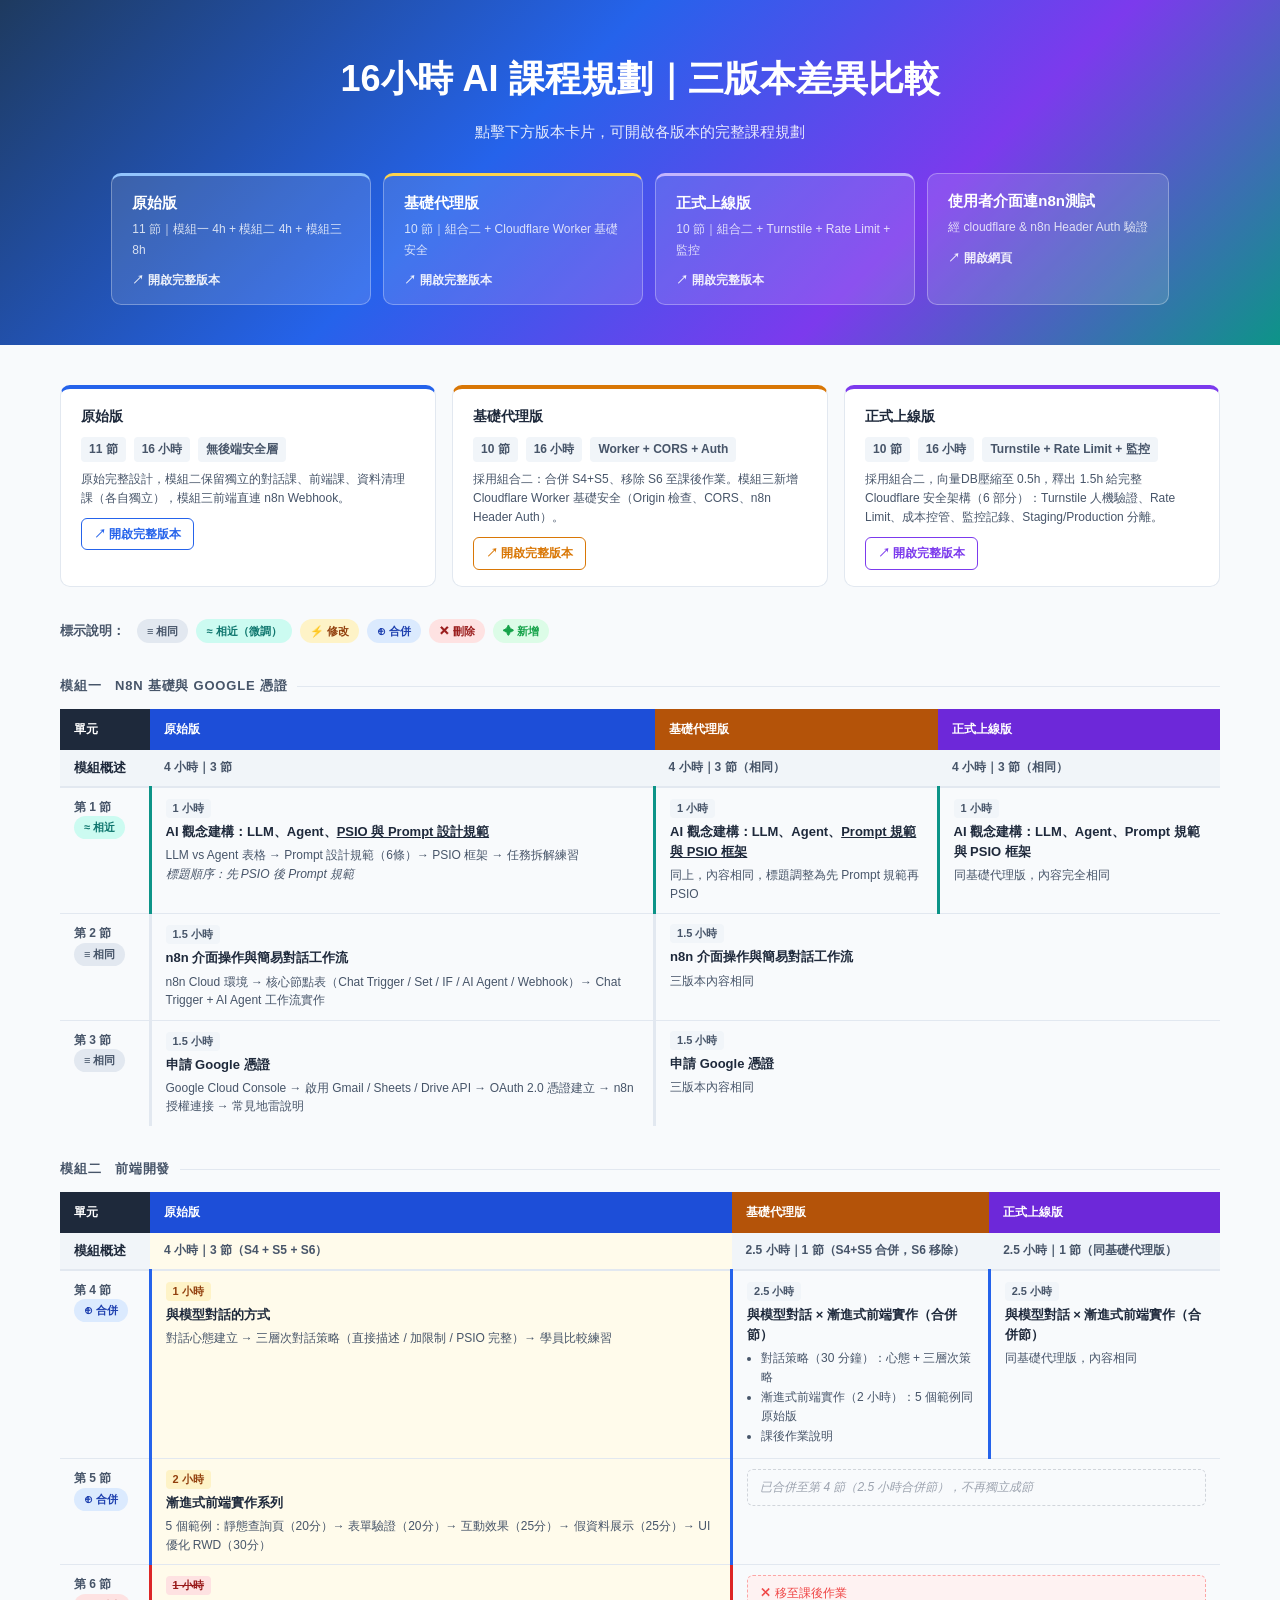
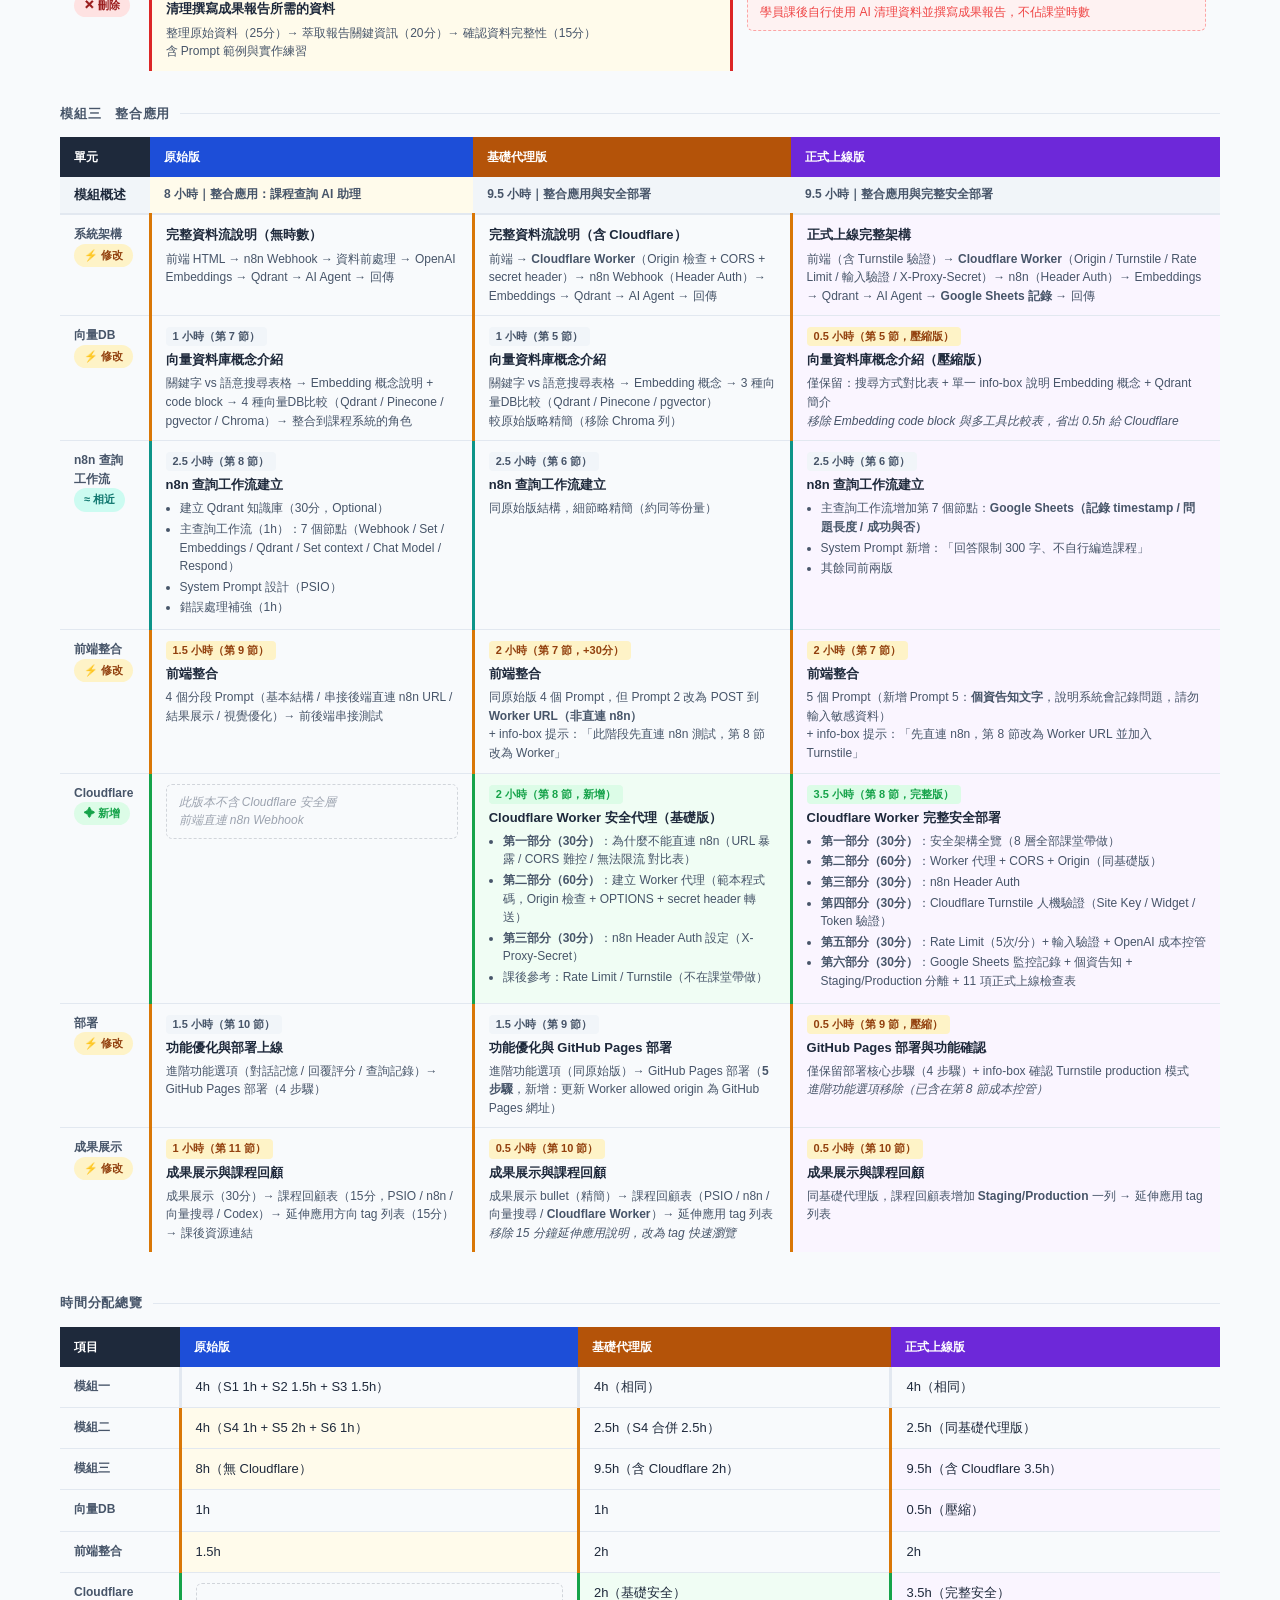
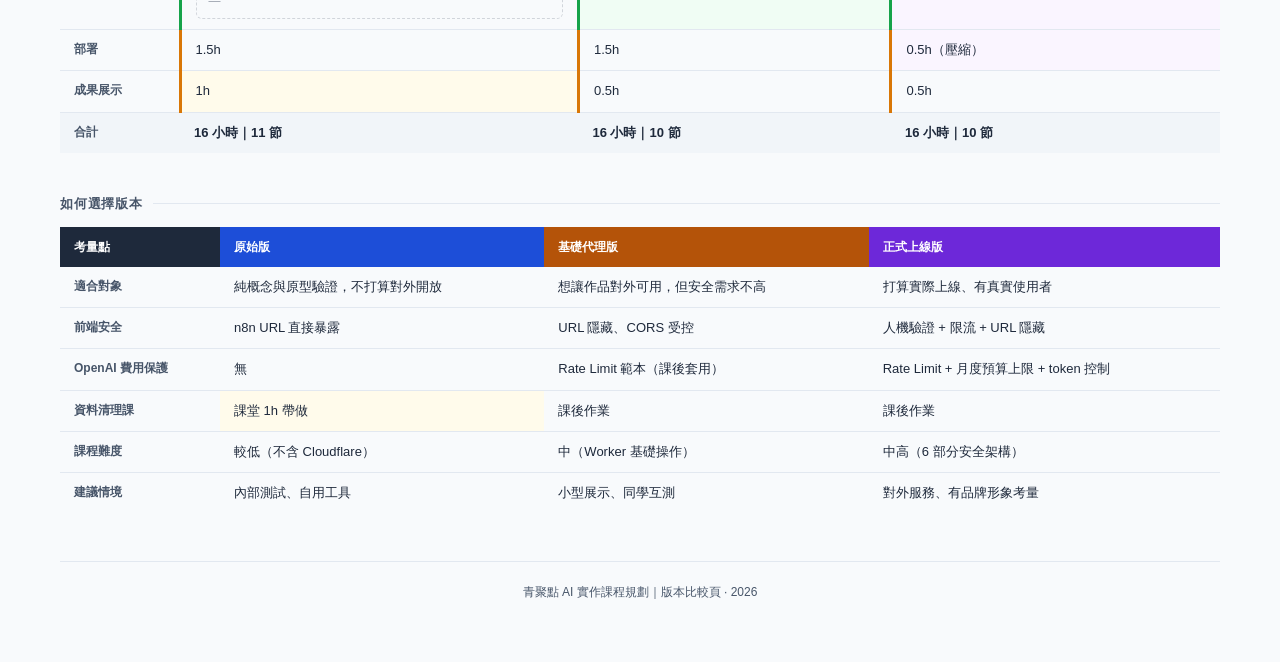
<file: index.html>
<!DOCTYPE html>
<html lang="zh-TW">
<head>
  <meta charset="UTF-8" />
  <meta name="viewport" content="width=device-width, initial-scale=1.0" />
  <title>AI 課程規劃｜三版本差異比較</title>
  <style>
    :root {
      --blue:#2563eb; --blue-lt:#dbeafe;
      --teal:#0d9488; --teal-lt:#ccfbf1;
      --amber:#d97706; --amber-lt:#fef3c7;
      --purple:#7c3aed; --purple-lt:#ede9fe;
      --red:#dc2626; --red-lt:#fee2e2;
      --green:#16a34a; --green-lt:#dcfce7;
      --gray-50:#f8fafc; --gray-100:#f1f5f9;
      --gray-200:#e2e8f0; --gray-600:#475569; --gray-800:#1e293b;
      --radius:10px;
    }
    * { box-sizing:border-box; margin:0; padding:0; }
    body { font-family:"Noto Sans TC","PingFang TC","Microsoft JhengHei",sans-serif; background:var(--gray-50); color:var(--gray-800); line-height:1.7; }

    /* ── Hero ── */
    .hero { background:linear-gradient(135deg,#1e3a5f 0%,#2563eb 40%,#7c3aed 70%,#0d9488 100%); color:#fff; padding:48px 24px 40px; text-align:center; }
    .hero h1 { font-size:clamp(22px,4vw,36px); font-weight:800; margin-bottom:10px; }
    .hero p { font-size:15px; opacity:.88; margin-bottom:28px; }
    .hero .version-cards { display:flex; flex-wrap:wrap; justify-content:center; gap:12px; }
    .vcard { background:rgba(255,255,255,.12); border:1px solid rgba(255,255,255,.3); border-radius:10px; padding:14px 20px; text-align:left; min-width:220px; max-width:260px; text-decoration:none; color:#fff; transition:background .15s, transform .15s; }
    .vcard:hover { background:rgba(255,255,255,.22); transform:translateY(-2px); }
    .vcard .vcard-name { font-size:15px; font-weight:700; margin-bottom:4px; }
    .vcard .vcard-sub { font-size:12px; opacity:.8; margin-bottom:10px; }
    .vcard .vcard-link { font-size:12px; font-weight:600; opacity:.9; display:flex; align-items:center; gap:5px; }
    .vcard.v1 { border-top:3px solid #93c5fd; }
    .vcard.v2 { border-top:3px solid #fcd34d; }
    .vcard.v3 { border-top:3px solid #c4b5fd; }

    /* ── Container ── */
    .container { max-width:1200px; margin:0 auto; padding:40px 20px 60px; }

    /* ── Legend ── */
    .legend { display:flex; flex-wrap:wrap; gap:8px; margin-bottom:28px; align-items:center; }
    .legend-label { font-size:13px; font-weight:600; color:var(--gray-600); margin-right:4px; }
    .badge { display:inline-flex; align-items:center; gap:4px; font-size:11px; font-weight:700; padding:3px 10px; border-radius:99px; white-space:nowrap; }
    .badge.same   { background:var(--gray-200);  color:var(--gray-600); }
    .badge.similar{ background:var(--teal-lt);   color:#0f766e; }
    .badge.modified{background:var(--amber-lt);  color:#92400e; }
    .badge.merged { background:var(--blue-lt);   color:#1e40af; }
    .badge.removed{ background:var(--red-lt);    color:#991b1b; }
    .badge.added  { background:var(--green-lt);  color:var(--green); }

    /* ── Section heading ── */
    .section-heading { font-size:13px; font-weight:700; text-transform:uppercase; letter-spacing:.06em; color:var(--gray-600); margin:32px 0 12px; display:flex; align-items:center; gap:10px; }
    .section-heading::after { content:""; flex:1; height:1px; background:var(--gray-200); }

    /* ── Comparison Table ── */
    .cmp-table { width:100%; border-collapse:collapse; font-size:13px; margin-bottom:8px; }
    .cmp-table thead tr { background:var(--gray-800); color:#fff; }
    .cmp-table thead th { padding:10px 14px; text-align:left; font-weight:600; font-size:12px; }
    .cmp-table thead th:nth-child(2) { background:#1d4ed8; }
    .cmp-table thead th:nth-child(3) { background:#b45309; }
    .cmp-table thead th:nth-child(4) { background:#6d28d9; }

    .cmp-table tbody tr { border-bottom:1px solid var(--gray-200); vertical-align:top; }
    .cmp-table tbody tr:last-child { border-bottom:none; }
    .cmp-table tbody tr:hover { background:var(--gray-50); }

    /* module header rows */
    .cmp-table tr.mod-row td { background:var(--gray-100); font-weight:700; font-size:12px; padding:8px 14px; color:var(--gray-600); border-bottom:2px solid var(--gray-200); }
    .cmp-table tr.mod-row td:first-child { color:var(--gray-800); font-size:13px; }

    .cmp-table td { padding:10px 14px; line-height:1.55; }
    .cmp-table td:first-child { white-space:nowrap; font-weight:600; color:var(--gray-600); font-size:12px; }

    .dur { display:inline-block; background:var(--gray-100); border-radius:4px; padding:1px 7px; font-size:11px; font-weight:700; color:var(--gray-600); margin-bottom:4px; }
    .dur.changed { background:var(--amber-lt); color:#92400e; }
    .dur.added   { background:var(--green-lt); color:var(--green); }
    .dur.removed { background:var(--red-lt);   color:#991b1b; text-decoration:line-through; }

    .cell-title { font-weight:600; font-size:13px; margin-bottom:4px; color:var(--gray-800); }
    .cell-body  { font-size:12px; color:var(--gray-600); }
    .cell-body ul { padding-left:14px; }
    .cell-body ul li { margin-bottom:2px; }

    .placeholder { font-size:12px; color:#9ca3af; font-style:italic; border:1px dashed #d1d5db; border-radius:6px; padding:8px 12px; }
    .placeholder.removed { border-color:#fca5a5; color:#ef4444; background:#fef2f2; font-style:normal; }

    /* row status left border */
    .cmp-table tr.status-same     td:nth-child(2),
    .cmp-table tr.status-same     td:nth-child(3),
    .cmp-table tr.status-same     td:nth-child(4) { border-left:3px solid var(--gray-200); }
    .cmp-table tr.status-similar  td:nth-child(2),
    .cmp-table tr.status-similar  td:nth-child(3),
    .cmp-table tr.status-similar  td:nth-child(4) { border-left:3px solid var(--teal); }
    .cmp-table tr.status-modified td:nth-child(2),
    .cmp-table tr.status-modified td:nth-child(3),
    .cmp-table tr.status-modified td:nth-child(4) { border-left:3px solid var(--amber); }
    .cmp-table tr.status-merged   td:nth-child(2),
    .cmp-table tr.status-merged   td:nth-child(3),
    .cmp-table tr.status-merged   td:nth-child(4) { border-left:3px solid var(--blue); }
    .cmp-table tr.status-removed  td:nth-child(2),
    .cmp-table tr.status-removed  td:nth-child(3),
    .cmp-table tr.status-removed  td:nth-child(4) { border-left:3px solid var(--red); }
    .cmp-table tr.status-added    td:nth-child(2),
    .cmp-table tr.status-added    td:nth-child(3),
    .cmp-table tr.status-added    td:nth-child(4) { border-left:3px solid var(--green); }

    /* highlight cell that differs */
    .hl-amber { background:#fffbeb !important; }
    .hl-purple { background:#faf5ff !important; }
    .hl-red    { background:#fef2f2 !important; }
    .hl-green  { background:#f0fdf4 !important; }

    /* ── Summary banner ── */
    .summary-banner { display:grid; grid-template-columns:repeat(3,1fr); gap:16px; margin-bottom:32px; }
    .sv-card { background:#fff; border:1px solid var(--gray-200); border-radius:var(--radius); padding:16px 20px; }
    .sv-card.v1 { border-top:4px solid var(--blue); }
    .sv-card.v2 { border-top:4px solid var(--amber); }
    .sv-card.v3 { border-top:4px solid var(--purple); }
    .sv-card h3 { font-size:14px; font-weight:700; margin-bottom:8px; }
    .sv-card .stat { display:flex; gap:8px; font-size:12px; color:var(--gray-600); flex-wrap:wrap; margin-bottom:8px; }
    .sv-card .stat span { background:var(--gray-100); border-radius:4px; padding:2px 8px; font-weight:600; }
    .sv-card p { font-size:12px; color:var(--gray-600); line-height:1.6; }
    .sv-link { display:inline-flex; align-items:center; gap:5px; margin-top:10px; font-size:12px; font-weight:700; color:var(--blue); text-decoration:none; padding:5px 12px; border:1px solid var(--blue); border-radius:6px; transition:background .15s; }
    .sv-link:hover { background:var(--blue-lt); }
    .sv-card.v2 .sv-link { color:var(--amber); border-color:var(--amber); }
    .sv-card.v2 .sv-link:hover { background:var(--amber-lt); }
    .sv-card.v3 .sv-link { color:var(--purple); border-color:var(--purple); }
    .sv-card.v3 .sv-link:hover { background:var(--purple-lt); }

    /* ── Diff summary pills ── */
    .diff-pills { display:flex; flex-wrap:wrap; gap:6px; margin-top:24px; }

    @media(max-width:768px) {
      .cmp-table { font-size:12px; }
      .cmp-table td { padding:8px 10px; }
      .summary-banner { grid-template-columns:1fr; }
    }
  </style>
</head>
<body>

<!-- Hero -->
<div class="hero">
  <h1>16小時 AI 課程規劃｜三版本差異比較</h1>
  <p>點擊下方版本卡片，可開啟各版本的完整課程規劃</p>
  <div class="version-cards">
    <a class="vcard v1" href="ai課程規劃.html" target="_blank">
      <div class="vcard-name">原始版</div>
      <div class="vcard-sub">11 節｜模組一 4h + 模組二 4h + 模組三 8h</div>
      <div class="vcard-link">↗ 開啟完整版本</div>
    </a>
    <a class="vcard v2" href="ai課程規劃_基礎代理版.html" target="_blank">
      <div class="vcard-name">基礎代理版</div>
      <div class="vcard-sub">10 節｜組合二 + Cloudflare Worker 基礎安全</div>
      <div class="vcard-link">↗ 開啟完整版本</div>
    </a>
    <a class="vcard v3" href="ai課程規劃_正式上線版.html" target="_blank">
      <div class="vcard-name">正式上線版</div>
      <div class="vcard-sub">10 節｜組合二 + Turnstile + Rate Limit + 監控</div>
      <div class="vcard-link">↗ 開啟完整版本</div>
    </a>
    <a class="vcard v4" href="青年培力_多輪對話/index.html" target="_blank">
      <div class="vcard-name">使用者介面連n8n測試</div>
      <div class="vcard-sub">經 cloudflare & n8n Header Auth 驗證</div>
      <div class="vcard-link">↗ 開啟網頁</div>
    </a>
  </div>
</div>

<div class="container">

  <!-- Summary cards -->
  <div class="summary-banner">
    <div class="sv-card v1">
      <h3>原始版</h3>
      <div class="stat">
        <span>11 節</span><span>16 小時</span><span>無後端安全層</span>
      </div>
      <p>原始完整設計，模組二保留獨立的對話課、前端課、資料清理課（各自獨立），模組三前端直連 n8n Webhook。</p>
      <a class="sv-link" href="ai課程規劃.html" target="_blank">↗ 開啟完整版本</a>
    </div>
    <div class="sv-card v2">
      <h3>基礎代理版</h3>
      <div class="stat">
        <span>10 節</span><span>16 小時</span><span>Worker + CORS + Auth</span>
      </div>
      <p>採用組合二：合併 S4+S5、移除 S6 至課後作業。模組三新增 Cloudflare Worker 基礎安全（Origin 檢查、CORS、n8n Header Auth）。</p>
      <a class="sv-link" href="ai課程規劃_基礎代理版.html" target="_blank">↗ 開啟完整版本</a>
    </div>
    <div class="sv-card v3">
      <h3>正式上線版</h3>
      <div class="stat">
        <span>10 節</span><span>16 小時</span><span>Turnstile + Rate Limit + 監控</span>
      </div>
      <p>採用組合二，向量DB壓縮至 0.5h，釋出 1.5h 給完整 Cloudflare 安全架構（6 部分）：Turnstile 人機驗證、Rate Limit、成本控管、監控記錄、Staging/Production 分離。</p>
      <a class="sv-link" href="ai課程規劃_正式上線版.html" target="_blank">↗ 開啟完整版本</a>
    </div>
  </div>

  <!-- Legend -->
  <div class="legend">
    <span class="legend-label">標示說明：</span>
    <span class="badge same">≡ 相同</span>
    <span class="badge similar">≈ 相近（微調）</span>
    <span class="badge modified">⚡ 修改</span>
    <span class="badge merged">⊕ 合併</span>
    <span class="badge removed">✕ 刪除</span>
    <span class="badge added">✦ 新增</span>
  </div>

  <!-- ── MODULE 1 ── -->
  <div class="section-heading">模組一　n8n 基礎與 Google 憑證</div>
  <table class="cmp-table">
    <thead>
      <tr>
        <th style="width:90px">單元</th>
        <th>原始版</th>
        <th>基礎代理版</th>
        <th>正式上線版</th>
      </tr>
    </thead>
    <tbody>

      <tr class="mod-row">
        <td>模組概述</td>
        <td>4 小時｜3 節</td>
        <td>4 小時｜3 節（相同）</td>
        <td>4 小時｜3 節（相同）</td>
      </tr>

      <tr class="status-similar">
        <td>第 1 節<br><span class="badge similar">≈ 相近</span></td>
        <td>
          <div class="dur">1 小時</div>
          <div class="cell-title">AI 觀念建構：LLM、Agent、<u>PSIO 與 Prompt 設計規範</u></div>
          <div class="cell-body">LLM vs Agent 表格 → Prompt 設計規範（6條）→ PSIO 框架 → 任務拆解練習<br><em>標題順序：先 PSIO 後 Prompt 規範</em></div>
        </td>
        <td>
          <div class="dur">1 小時</div>
          <div class="cell-title">AI 觀念建構：LLM、Agent、<u>Prompt 規範與 PSIO 框架</u></div>
          <div class="cell-body">同上，內容相同，標題調整為先 Prompt 規範再 PSIO</div>
        </td>
        <td>
          <div class="dur">1 小時</div>
          <div class="cell-title">AI 觀念建構：LLM、Agent、Prompt 規範與 PSIO 框架</div>
          <div class="cell-body">同基礎代理版，內容完全相同</div>
        </td>
      </tr>

      <tr class="status-same">
        <td>第 2 節<br><span class="badge same">≡ 相同</span></td>
        <td>
          <div class="dur">1.5 小時</div>
          <div class="cell-title">n8n 介面操作與簡易對話工作流</div>
          <div class="cell-body">n8n Cloud 環境 → 核心節點表（Chat Trigger / Set / IF / AI Agent / Webhook）→ Chat Trigger + AI Agent 工作流實作</div>
        </td>
        <td colspan="2" style="color:var(--gray-600);font-size:12px;">
          <div class="dur">1.5 小時</div>
          <div class="cell-title">n8n 介面操作與簡易對話工作流</div>
          <div class="cell-body">三版本內容相同</div>
        </td>
      </tr>

      <tr class="status-same">
        <td>第 3 節<br><span class="badge same">≡ 相同</span></td>
        <td>
          <div class="dur">1.5 小時</div>
          <div class="cell-title">申請 Google 憑證</div>
          <div class="cell-body">Google Cloud Console → 啟用 Gmail / Sheets / Drive API → OAuth 2.0 憑證建立 → n8n 授權連接 → 常見地雷說明</div>
        </td>
        <td colspan="2" style="color:var(--gray-600);font-size:12px;">
          <div class="dur">1.5 小時</div>
          <div class="cell-title">申請 Google 憑證</div>
          <div class="cell-body">三版本內容相同</div>
        </td>
      </tr>

    </tbody>
  </table>

  <!-- ── MODULE 2 ── -->
  <div class="section-heading">模組二　前端開發</div>
  <table class="cmp-table">
    <thead>
      <tr>
        <th style="width:90px">單元</th>
        <th>原始版</th>
        <th>基礎代理版</th>
        <th>正式上線版</th>
      </tr>
    </thead>
    <tbody>

      <tr class="mod-row">
        <td>模組概述</td>
        <td class="hl-amber">4 小時｜3 節（S4 + S5 + S6）</td>
        <td>2.5 小時｜1 節（S4+S5 合併，S6 移除）</td>
        <td>2.5 小時｜1 節（同基礎代理版）</td>
      </tr>

      <tr class="status-merged">
        <td>第 4 節<br><span class="badge merged">⊕ 合併</span></td>
        <td class="hl-amber">
          <div class="dur changed">1 小時</div>
          <div class="cell-title">與模型對話的方式</div>
          <div class="cell-body">對話心態建立 → 三層次對話策略（直接描述 / 加限制 / PSIO 完整）→ 學員比較練習</div>
        </td>
        <td>
          <div class="dur">2.5 小時</div>
          <div class="cell-title">與模型對話 × 漸進式前端實作（合併節）</div>
          <div class="cell-body">
            <ul>
              <li>對話策略（30 分鐘）：心態 + 三層次策略</li>
              <li>漸進式前端實作（2 小時）：5 個範例同原始版</li>
              <li>課後作業說明</li>
            </ul>
          </div>
        </td>
        <td>
          <div class="dur">2.5 小時</div>
          <div class="cell-title">與模型對話 × 漸進式前端實作（合併節）</div>
          <div class="cell-body">同基礎代理版，內容相同</div>
        </td>
      </tr>

      <tr class="status-merged">
        <td>第 5 節<br><span class="badge merged">⊕ 合併</span></td>
        <td class="hl-amber">
          <div class="dur changed">2 小時</div>
          <div class="cell-title">漸進式前端實作系列</div>
          <div class="cell-body">5 個範例：靜態查詢頁（20分）→ 表單驗證（20分）→ 互動效果（25分）→ 假資料展示（25分）→ UI 優化 RWD（30分）</div>
        </td>
        <td colspan="2">
          <div class="placeholder">已合併至第 4 節（2.5 小時合併節），不再獨立成節</div>
        </td>
      </tr>

      <tr class="status-removed">
        <td>第 6 節<br><span class="badge removed">✕ 刪除</span></td>
        <td class="hl-amber">
          <div class="dur removed">1 小時</div>
          <div class="cell-title">清理撰寫成果報告所需的資料</div>
          <div class="cell-body">整理原始資料（25分）→ 萃取報告關鍵資訊（20分）→ 確認資料完整性（15分）<br>含 Prompt 範例與實作練習</div>
        </td>
        <td colspan="2">
          <div class="placeholder removed">✕ 移至課後作業<br>學員課後自行使用 AI 清理資料並撰寫成果報告，不佔課堂時數</div>
        </td>
      </tr>

    </tbody>
  </table>

  <!-- ── MODULE 3 ── -->
  <div class="section-heading">模組三　整合應用</div>
  <table class="cmp-table">
    <thead>
      <tr>
        <th style="width:90px">單元</th>
        <th>原始版</th>
        <th>基礎代理版</th>
        <th>正式上線版</th>
      </tr>
    </thead>
    <tbody>

      <tr class="mod-row">
        <td>模組概述</td>
        <td class="hl-amber">8 小時｜整合應用：課程查詢 AI 助理</td>
        <td>9.5 小時｜整合應用與安全部署</td>
        <td>9.5 小時｜整合應用與完整安全部署</td>
      </tr>

      <tr class="status-modified">
        <td>系統架構<br><span class="badge modified">⚡ 修改</span></td>
        <td>
          <div class="cell-title">完整資料流說明（無時數）</div>
          <div class="cell-body">前端 HTML → n8n Webhook → 資料前處理 → OpenAI Embeddings → Qdrant → AI Agent → 回傳</div>
        </td>
        <td>
          <div class="cell-title">完整資料流說明（含 Cloudflare）</div>
          <div class="cell-body">前端 → <strong>Cloudflare Worker</strong>（Origin 檢查 + CORS + secret header）→ n8n Webhook（Header Auth）→ Embeddings → Qdrant → AI Agent → 回傳</div>
        </td>
        <td class="hl-purple">
          <div class="cell-title">正式上線完整架構</div>
          <div class="cell-body">前端（含 Turnstile 驗證）→ <strong>Cloudflare Worker</strong>（Origin / Turnstile / Rate Limit / 輸入驗證 / X-Proxy-Secret）→ n8n（Header Auth）→ Embeddings → Qdrant → AI Agent → <strong>Google Sheets 記錄</strong> → 回傳</div>
        </td>
      </tr>

      <tr class="status-modified">
        <td>向量DB<br><span class="badge modified">⚡ 修改</span></td>
        <td>
          <div class="dur">1 小時（第 7 節）</div>
          <div class="cell-title">向量資料庫概念介紹</div>
          <div class="cell-body">關鍵字 vs 語意搜尋表格 → Embedding 概念說明 + code block → 4 種向量DB比較（Qdrant / Pinecone / pgvector / Chroma）→ 整合到課程系統的角色</div>
        </td>
        <td>
          <div class="dur">1 小時（第 5 節）</div>
          <div class="cell-title">向量資料庫概念介紹</div>
          <div class="cell-body">關鍵字 vs 語意搜尋表格 → Embedding 概念 → 3 種向量DB比較（Qdrant / Pinecone / pgvector）<br>較原始版略精簡（移除 Chroma 列）</div>
        </td>
        <td class="hl-purple">
          <div class="dur changed">0.5 小時（第 5 節，壓縮版）</div>
          <div class="cell-title">向量資料庫概念介紹（壓縮版）</div>
          <div class="cell-body">僅保留：搜尋方式對比表 + 單一 info-box 說明 Embedding 概念 + Qdrant 簡介<br><em>移除 Embedding code block 與多工具比較表，省出 0.5h 給 Cloudflare</em></div>
        </td>
      </tr>

      <tr class="status-similar">
        <td>n8n 查詢<br>工作流<br><span class="badge similar">≈ 相近</span></td>
        <td>
          <div class="dur">2.5 小時（第 8 節）</div>
          <div class="cell-title">n8n 查詢工作流建立</div>
          <div class="cell-body">
            <ul>
              <li>建立 Qdrant 知識庫（30分，Optional）</li>
              <li>主查詢工作流（1h）：7 個節點（Webhook / Set / Embeddings / Qdrant / Set context / Chat Model / Respond）</li>
              <li>System Prompt 設計（PSIO）</li>
              <li>錯誤處理補強（1h）</li>
            </ul>
          </div>
        </td>
        <td>
          <div class="dur">2.5 小時（第 6 節）</div>
          <div class="cell-title">n8n 查詢工作流建立</div>
          <div class="cell-body">同原始版結構，細節略精簡（約同等份量）</div>
        </td>
        <td class="hl-purple">
          <div class="dur">2.5 小時（第 6 節）</div>
          <div class="cell-title">n8n 查詢工作流建立</div>
          <div class="cell-body">
            <ul>
              <li>主查詢工作流增加第 7 個節點：<strong>Google Sheets（記錄 timestamp / 問題長度 / 成功與否）</strong></li>
              <li>System Prompt 新增：「回答限制 300 字、不自行編造課程」</li>
              <li>其餘同前兩版</li>
            </ul>
          </div>
        </td>
      </tr>

      <tr class="status-modified">
        <td>前端整合<br><span class="badge modified">⚡ 修改</span></td>
        <td>
          <div class="dur changed">1.5 小時（第 9 節）</div>
          <div class="cell-title">前端整合</div>
          <div class="cell-body">4 個分段 Prompt（基本結構 / 串接後端直連 n8n URL / 結果展示 / 視覺優化）→ 前後端串接測試</div>
        </td>
        <td>
          <div class="dur changed">2 小時（第 7 節，+30分）</div>
          <div class="cell-title">前端整合</div>
          <div class="cell-body">同原始版 4 個 Prompt，但 Prompt 2 改為 POST 到 <strong>Worker URL（非直連 n8n）</strong><br>+ info-box 提示：「此階段先直連 n8n 測試，第 8 節改為 Worker」</div>
        </td>
        <td class="hl-purple">
          <div class="dur changed">2 小時（第 7 節）</div>
          <div class="cell-title">前端整合</div>
          <div class="cell-body">5 個 Prompt（新增 Prompt 5：<strong>個資告知文字</strong>，說明系統會記錄問題，請勿輸入敏感資料）<br>+ info-box 提示：「先直連 n8n，第 8 節改為 Worker URL 並加入 Turnstile」</div>
        </td>
      </tr>

      <tr class="status-added">
        <td>Cloudflare<br><span class="badge added">✦ 新增</span></td>
        <td>
          <div class="placeholder">此版本不含 Cloudflare 安全層<br>前端直連 n8n Webhook</div>
        </td>
        <td class="hl-green">
          <div class="dur added">2 小時（第 8 節，新增）</div>
          <div class="cell-title">Cloudflare Worker 安全代理（基礎版）</div>
          <div class="cell-body">
            <ul>
              <li><strong>第一部分（30分）</strong>：為什麼不能直連 n8n（URL 暴露 / CORS 難控 / 無法限流 對比表）</li>
              <li><strong>第二部分（60分）</strong>：建立 Worker 代理（範本程式碼，Origin 檢查 + OPTIONS + secret header 轉送）</li>
              <li><strong>第三部分（30分）</strong>：n8n Header Auth 設定（X-Proxy-Secret）</li>
              <li>課後參考：Rate Limit / Turnstile（不在課堂帶做）</li>
            </ul>
          </div>
        </td>
        <td class="hl-purple">
          <div class="dur added">3.5 小時（第 8 節，完整版）</div>
          <div class="cell-title">Cloudflare Worker 完整安全部署</div>
          <div class="cell-body">
            <ul>
              <li><strong>第一部分（30分）</strong>：安全架構全覽（8 層全部課堂帶做）</li>
              <li><strong>第二部分（60分）</strong>：Worker 代理 + CORS + Origin（同基礎版）</li>
              <li><strong>第三部分（30分）</strong>：n8n Header Auth</li>
              <li><strong>第四部分（30分）</strong>：Cloudflare Turnstile 人機驗證（Site Key / Widget / Token 驗證）</li>
              <li><strong>第五部分（30分）</strong>：Rate Limit（5次/分）+ 輸入驗證 + OpenAI 成本控管</li>
              <li><strong>第六部分（30分）</strong>：Google Sheets 監控記錄 + 個資告知 + Staging/Production 分離 + 11 項正式上線檢查表</li>
            </ul>
          </div>
        </td>
      </tr>

      <tr class="status-modified">
        <td>部署<br><span class="badge modified">⚡ 修改</span></td>
        <td>
          <div class="dur">1.5 小時（第 10 節）</div>
          <div class="cell-title">功能優化與部署上線</div>
          <div class="cell-body">進階功能選項（對話記憶 / 回覆評分 / 查詢記錄）→ GitHub Pages 部署（4 步驟）</div>
        </td>
        <td>
          <div class="dur">1.5 小時（第 9 節）</div>
          <div class="cell-title">功能優化與 GitHub Pages 部署</div>
          <div class="cell-body">進階功能選項（同原始版）→ GitHub Pages 部署（<strong>5 步驟</strong>，新增：更新 Worker allowed origin 為 GitHub Pages 網址）</div>
        </td>
        <td class="hl-purple">
          <div class="dur changed">0.5 小時（第 9 節，壓縮）</div>
          <div class="cell-title">GitHub Pages 部署與功能確認</div>
          <div class="cell-body">僅保留部署核心步驟（4 步驟）+ info-box 確認 Turnstile production 模式<br><em>進階功能選項移除（已含在第 8 節成本控管）</em></div>
        </td>
      </tr>

      <tr class="status-modified">
        <td>成果展示<br><span class="badge modified">⚡ 修改</span></td>
        <td>
          <div class="dur changed">1 小時（第 11 節）</div>
          <div class="cell-title">成果展示與課程回顧</div>
          <div class="cell-body">成果展示（30分）→ 課程回顧表（15分，PSIO / n8n / 向量搜尋 / Codex）→ 延伸應用方向 tag 列表（15分）→ 課後資源連結</div>
        </td>
        <td>
          <div class="dur changed">0.5 小時（第 10 節）</div>
          <div class="cell-title">成果展示與課程回顧</div>
          <div class="cell-body">成果展示 bullet（精簡）→ 課程回顧表（PSIO / n8n / 向量搜尋 / <strong>Cloudflare Worker</strong>）→ 延伸應用 tag 列表<br><em>移除 15 分鐘延伸應用說明，改為 tag 快速瀏覽</em></div>
        </td>
        <td class="hl-purple">
          <div class="dur changed">0.5 小時（第 10 節）</div>
          <div class="cell-title">成果展示與課程回顧</div>
          <div class="cell-body">同基礎代理版，課程回顧表增加 <strong>Staging/Production</strong> 一列 → 延伸應用 tag 列表</div>
        </td>
      </tr>

    </tbody>
  </table>

  <!-- ── Hours summary ── -->
  <div class="section-heading" style="margin-top:40px;">時間分配總覽</div>
  <table class="cmp-table">
    <thead>
      <tr>
        <th style="width:120px">項目</th>
        <th>原始版</th>
        <th>基礎代理版</th>
        <th>正式上線版</th>
      </tr>
    </thead>
    <tbody>
      <tr class="status-same">
        <td>模組一</td>
        <td>4h（S1 1h + S2 1.5h + S3 1.5h）</td>
        <td>4h（相同）</td>
        <td>4h（相同）</td>
      </tr>
      <tr class="status-modified">
        <td>模組二</td>
        <td class="hl-amber">4h（S4 1h + S5 2h + S6 1h）</td>
        <td>2.5h（S4 合併 2.5h）</td>
        <td>2.5h（同基礎代理版）</td>
      </tr>
      <tr class="status-modified">
        <td>模組三</td>
        <td class="hl-amber">8h（無 Cloudflare）</td>
        <td>9.5h（含 Cloudflare 2h）</td>
        <td class="hl-purple">9.5h（含 Cloudflare 3.5h）</td>
      </tr>
      <tr class="status-modified">
        <td>向量DB</td>
        <td>1h</td>
        <td>1h</td>
        <td class="hl-purple">0.5h（壓縮）</td>
      </tr>
      <tr class="status-modified">
        <td>前端整合</td>
        <td class="hl-amber">1.5h</td>
        <td>2h</td>
        <td>2h</td>
      </tr>
      <tr class="status-added">
        <td>Cloudflare</td>
        <td><div class="placeholder">—</div></td>
        <td class="hl-green">2h（基礎安全）</td>
        <td class="hl-purple">3.5h（完整安全）</td>
      </tr>
      <tr class="status-modified">
        <td>部署</td>
        <td>1.5h</td>
        <td>1.5h</td>
        <td class="hl-purple">0.5h（壓縮）</td>
      </tr>
      <tr class="status-modified">
        <td>成果展示</td>
        <td class="hl-amber">1h</td>
        <td>0.5h</td>
        <td>0.5h</td>
      </tr>
      <tr style="font-weight:700;background:var(--gray-100);">
        <td>合計</td>
        <td>16 小時｜11 節</td>
        <td>16 小時｜10 節</td>
        <td>16 小時｜10 節</td>
      </tr>
    </tbody>
  </table>

  <!-- ── How to choose ── -->
  <div class="section-heading" style="margin-top:40px;">如何選擇版本</div>
  <table class="cmp-table">
    <thead>
      <tr>
        <th style="width:160px">考量點</th>
        <th>原始版</th>
        <th>基礎代理版</th>
        <th>正式上線版</th>
      </tr>
    </thead>
    <tbody>
      <tr>
        <td>適合對象</td>
        <td>純概念與原型驗證，不打算對外開放</td>
        <td>想讓作品對外可用，但安全需求不高</td>
        <td>打算實際上線、有真實使用者</td>
      </tr>
      <tr>
        <td>前端安全</td>
        <td>n8n URL 直接暴露</td>
        <td>URL 隱藏、CORS 受控</td>
        <td>人機驗證 + 限流 + URL 隱藏</td>
      </tr>
      <tr>
        <td>OpenAI 費用保護</td>
        <td>無</td>
        <td>Rate Limit 範本（課後套用）</td>
        <td>Rate Limit + 月度預算上限 + token 控制</td>
      </tr>
      <tr>
        <td>資料清理課</td>
        <td class="hl-amber">課堂 1h 帶做</td>
        <td>課後作業</td>
        <td>課後作業</td>
      </tr>
      <tr>
        <td>課程難度</td>
        <td>較低（不含 Cloudflare）</td>
        <td>中（Worker 基礎操作）</td>
        <td>中高（6 部分安全架構）</td>
      </tr>
      <tr>
        <td>建議情境</td>
        <td>內部測試、自用工具</td>
        <td>小型展示、同學互測</td>
        <td>對外服務、有品牌形象考量</td>
      </tr>
    </tbody>
  </table>

  <div style="text-align:center;color:var(--gray-600);font-size:12px;margin-top:48px;padding-top:20px;border-top:1px solid var(--gray-200);">
    青聚點 AI 實作課程規劃｜版本比較頁 · 2026
  </div>

</div>
</body>
</html>
</file>
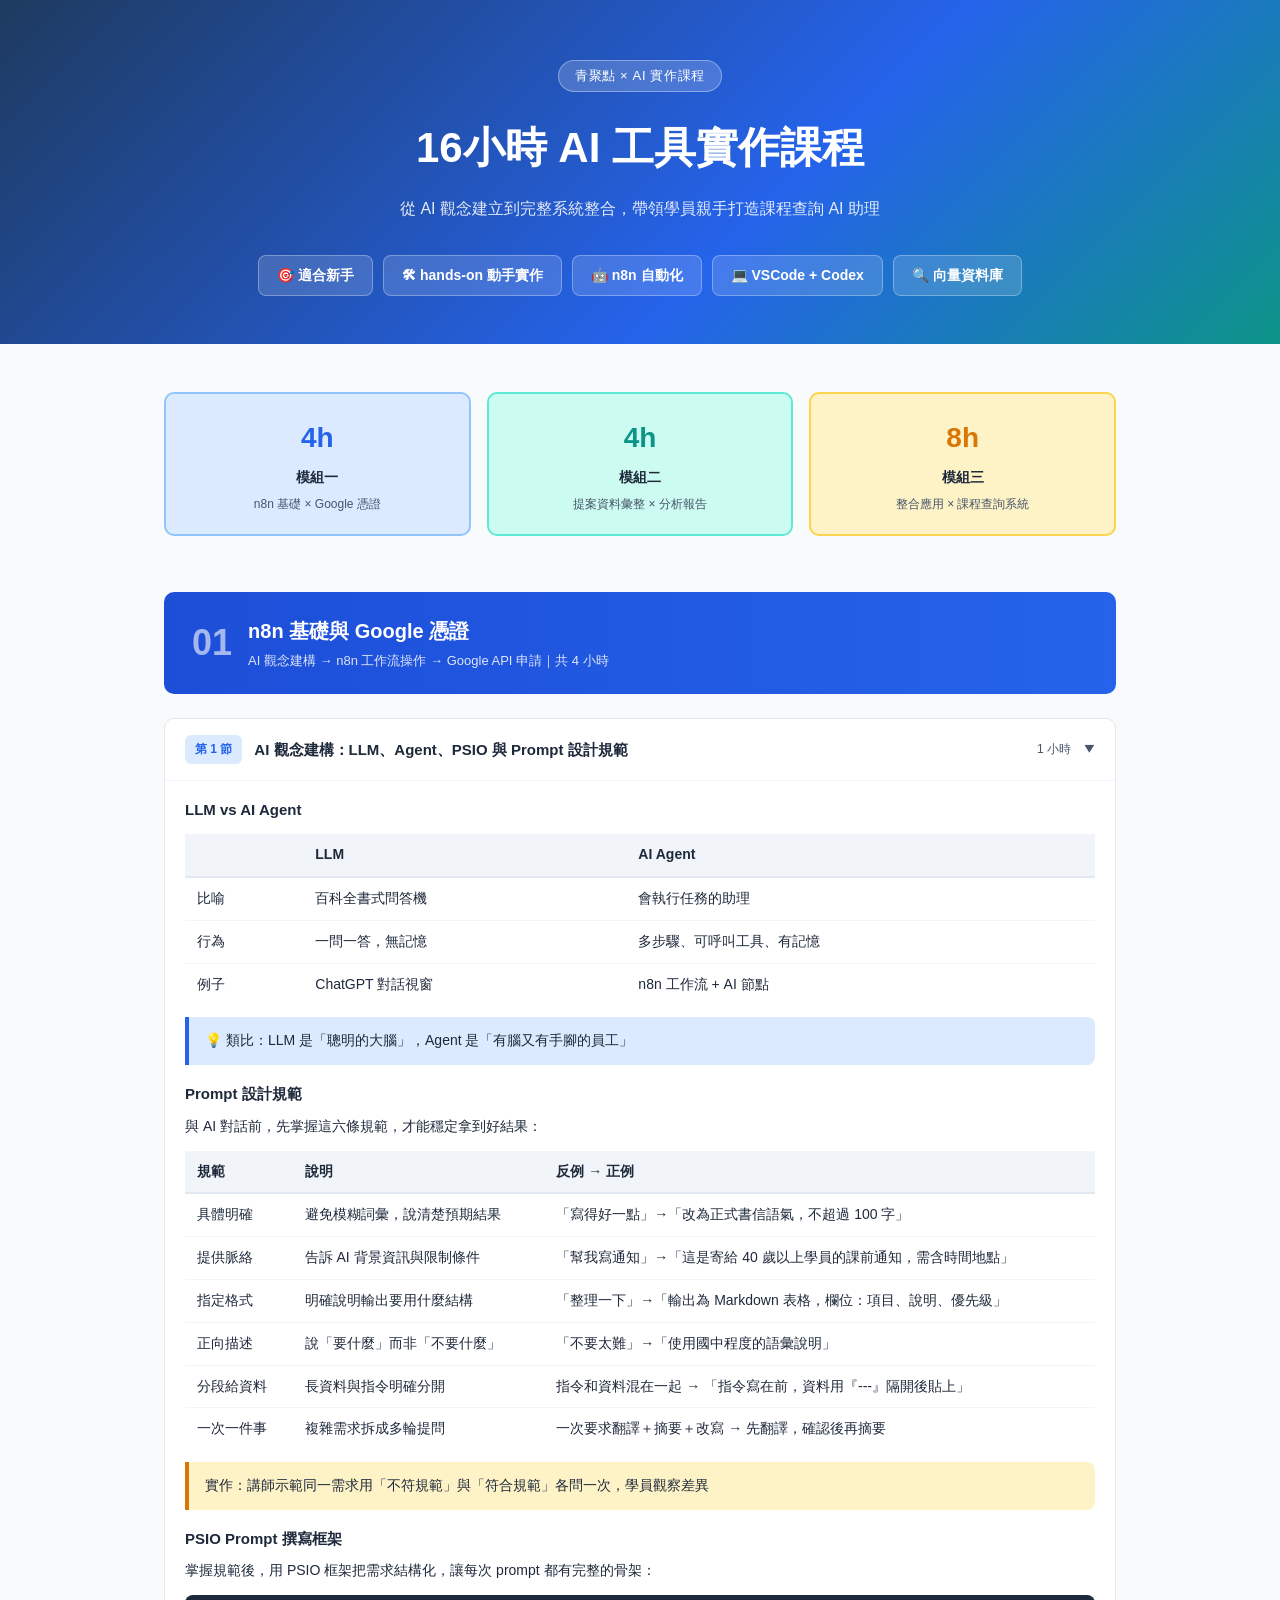
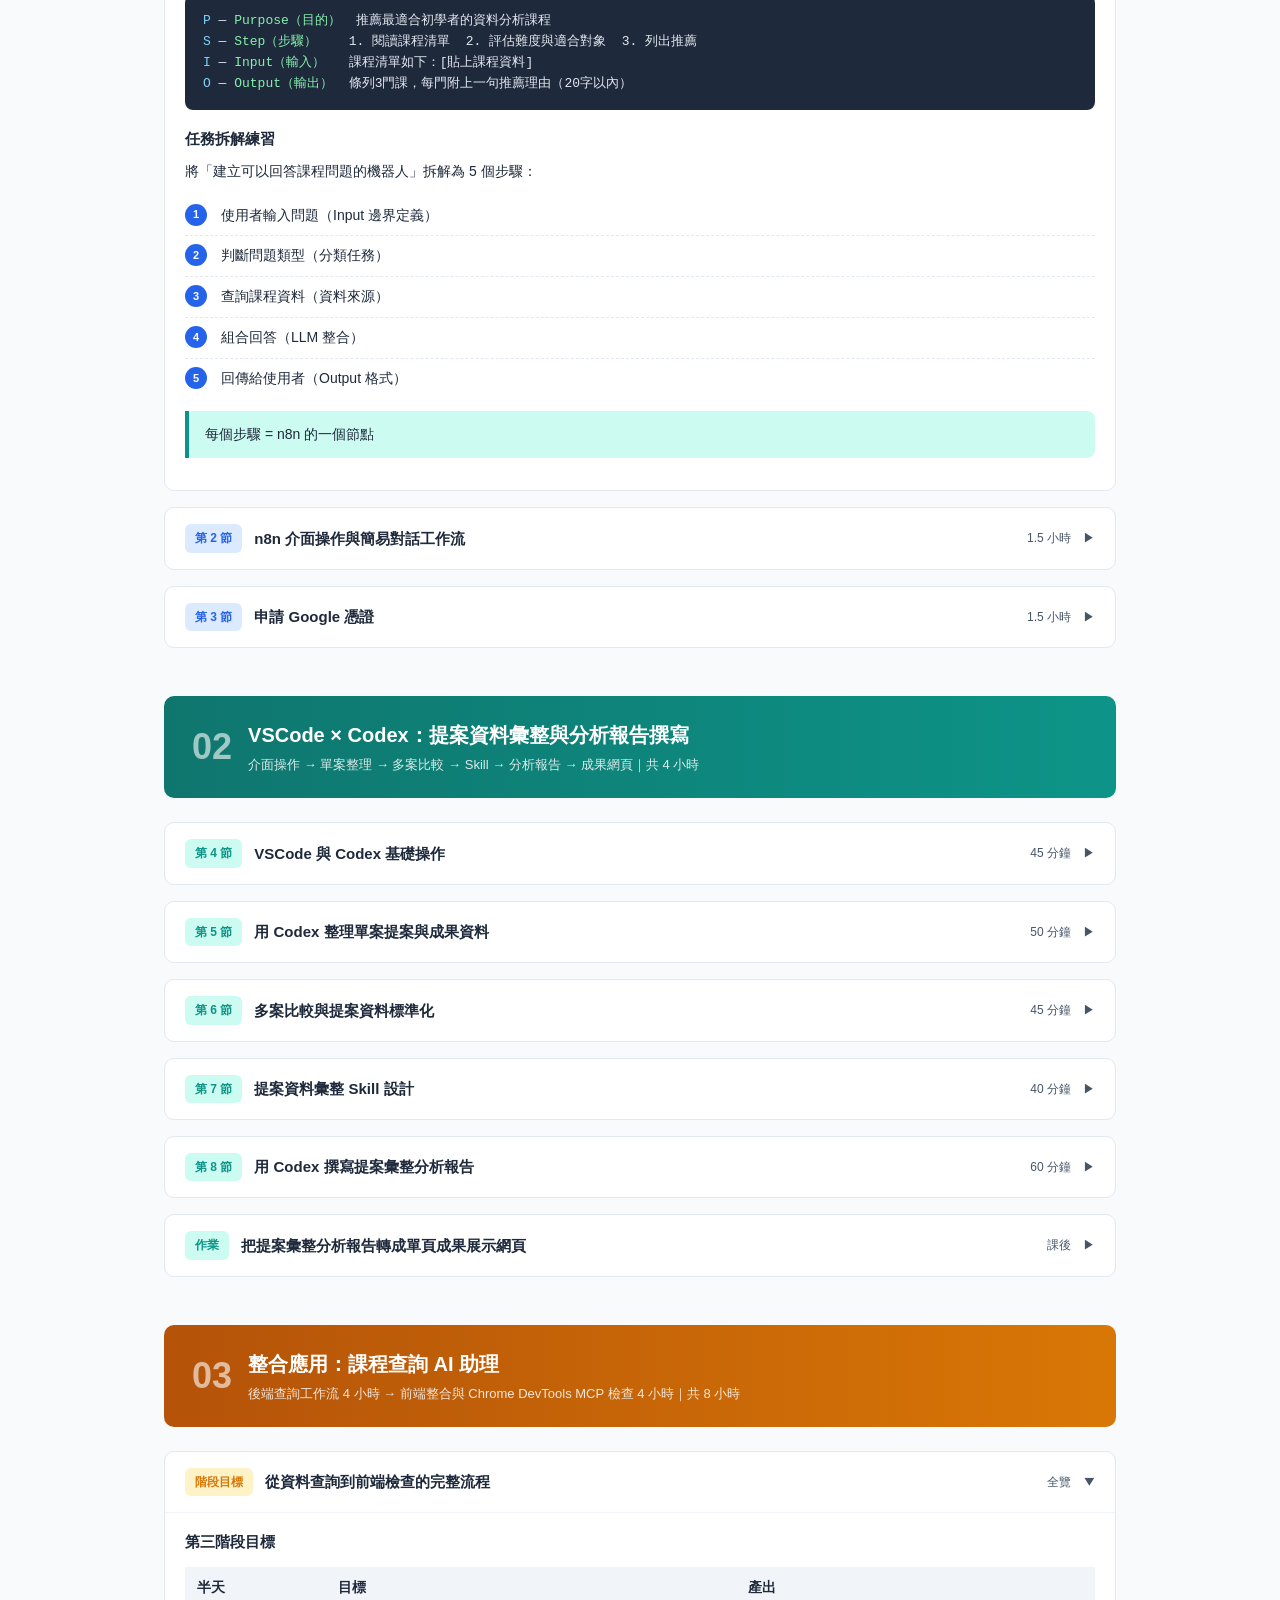
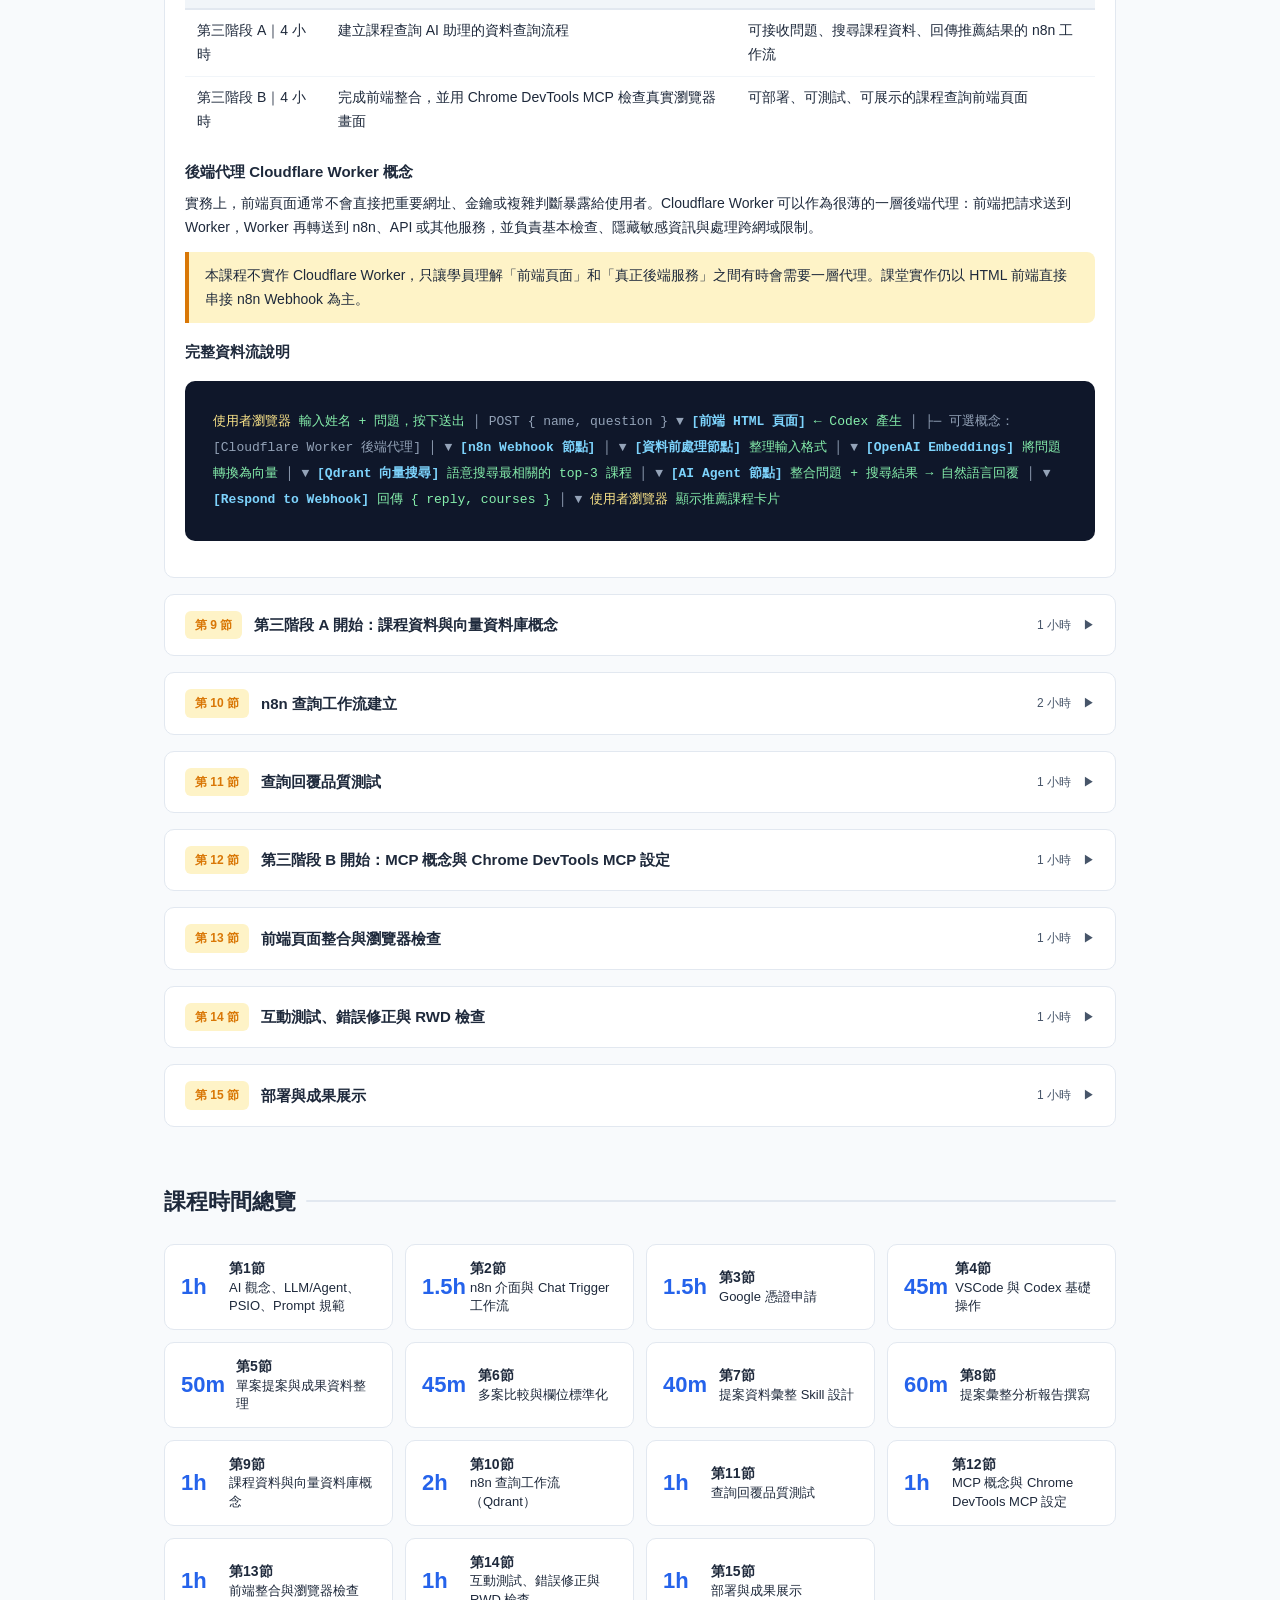
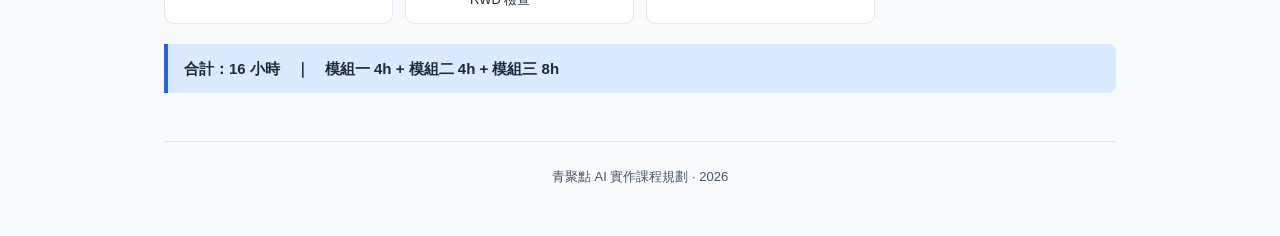
<file: ai課程規劃.html>
<!DOCTYPE html>
<html lang="zh-TW">
<head>
  <meta charset="UTF-8" />
  <meta name="viewport" content="width=device-width, initial-scale=1.0" />
  <title>16小時 AI 實作課程規劃</title>
  <style>
    :root {
      --blue:    #2563eb;
      --blue-lt: #dbeafe;
      --teal:    #0d9488;
      --teal-lt: #ccfbf1;
      --amber:   #d97706;
      --amber-lt:#fef3c7;
      --gray-50: #f8fafc;
      --gray-100:#f1f5f9;
      --gray-200:#e2e8f0;
      --gray-600:#475569;
      --gray-800:#1e293b;
      --radius:  10px;
    }

    * { box-sizing: border-box; margin: 0; padding: 0; }

    body {
      font-family: "Noto Sans TC", "PingFang TC", "Microsoft JhengHei", sans-serif;
      background: var(--gray-50);
      color: var(--gray-800);
      line-height: 1.7;
    }

    /* ── Hero ── */
    .hero {
      background: linear-gradient(135deg, #1e3a5f 0%, #2563eb 60%, #0d9488 100%);
      color: #fff;
      padding: 60px 24px 48px;
      text-align: center;
    }
    .hero .tag {
      display: inline-block;
      background: rgba(255,255,255,0.18);
      border: 1px solid rgba(255,255,255,0.35);
      border-radius: 99px;
      padding: 4px 16px;
      font-size: 13px;
      letter-spacing: .05em;
      margin-bottom: 20px;
    }
    .hero h1 { font-size: clamp(26px, 5vw, 42px); font-weight: 800; margin-bottom: 12px; }
    .hero p  { font-size: 16px; opacity: .88; max-width: 560px; margin: 0 auto 32px; }
    .hero .badges { display: flex; flex-wrap: wrap; justify-content: center; gap: 10px; }
    .hero .badge {
      background: rgba(255,255,255,0.15);
      border: 1px solid rgba(255,255,255,0.3);
      border-radius: 8px;
      padding: 8px 18px;
      font-size: 14px;
      font-weight: 600;
    }

    /* ── Layout ── */
    .container { max-width: 1000px; margin: 0 auto; padding: 48px 24px; }

    /* ── Section title ── */
    .section-title {
      font-size: 22px;
      font-weight: 700;
      margin-bottom: 24px;
      display: flex;
      align-items: center;
      gap: 10px;
    }
    .section-title::after {
      content: "";
      flex: 1;
      height: 2px;
      background: var(--gray-200);
      border-radius: 2px;
    }

    /* ── Timeline nav ── */
    .timeline-nav {
      display: grid;
      grid-template-columns: repeat(3, 1fr);
      gap: 16px;
      margin-bottom: 56px;
    }
    .tnav-card {
      border-radius: var(--radius);
      padding: 20px;
      text-align: center;
      border: 2px solid transparent;
      transition: transform .15s;
    }
    .tnav-card:hover { transform: translateY(-3px); }
    .tnav-card.mod1 { background: var(--blue-lt);  border-color: #93c5fd; }
    .tnav-card.mod2 { background: var(--teal-lt);  border-color: #5eead4; }
    .tnav-card.mod3 { background: var(--amber-lt); border-color: #fcd34d; }
    .tnav-card .num {
      font-size: 28px;
      font-weight: 800;
      display: block;
      margin-bottom: 4px;
    }
    .mod1 .num { color: var(--blue); }
    .mod2 .num { color: var(--teal); }
    .mod3 .num { color: var(--amber); }
    .tnav-card .label { font-size: 14px; font-weight: 600; margin-bottom: 4px; }
    .tnav-card .sub   { font-size: 12px; color: var(--gray-600); }

    /* ── Module header ── */
    .module-header {
      border-radius: var(--radius);
      padding: 22px 28px;
      margin-bottom: 24px;
      color: #fff;
      display: flex;
      align-items: center;
      gap: 16px;
    }
    .module-header.m1 { background: linear-gradient(90deg, #1d4ed8, #2563eb); }
    .module-header.m2 { background: linear-gradient(90deg, #0f766e, #0d9488); }
    .module-header.m3 { background: linear-gradient(90deg, #b45309, #d97706); }
    .module-header .mnum {
      font-size: 36px;
      font-weight: 800;
      opacity: .6;
      line-height: 1;
    }
    .module-header .minfo h2 { font-size: 20px; font-weight: 700; }
    .module-header .minfo p  { font-size: 13px; opacity: .85; margin-top: 2px; }

    /* ── Session card ── */
    .session-card {
      background: #fff;
      border: 1px solid var(--gray-200);
      border-radius: var(--radius);
      margin-bottom: 16px;
      overflow: hidden;
    }
    .session-card summary {
      list-style: none;
      padding: 16px 20px;
      cursor: pointer;
      display: flex;
      align-items: center;
      gap: 12px;
      user-select: none;
    }
    .session-card summary::-webkit-details-marker { display: none; }
    .session-card summary:hover { background: var(--gray-50); }
    .session-num {
      background: var(--gray-100);
      border-radius: 6px;
      padding: 4px 10px;
      font-size: 12px;
      font-weight: 700;
      color: var(--gray-600);
      white-space: nowrap;
    }
    .session-card.m1 .session-num { background: var(--blue-lt);  color: var(--blue); }
    .session-card.m2 .session-num { background: var(--teal-lt);  color: var(--teal); }
    .session-card.m3 .session-num { background: var(--amber-lt); color: var(--amber); }
    .session-title { font-weight: 600; font-size: 15px; flex: 1; }
    .session-dur {
      font-size: 12px;
      color: var(--gray-600);
      white-space: nowrap;
    }
    .chevron {
      font-size: 12px;
      color: var(--gray-600);
      transition: transform .2s;
    }
    details[open] .chevron { transform: rotate(90deg); }
    .session-body {
      padding: 0 20px 20px 20px;
      border-top: 1px solid var(--gray-100);
    }

    /* ── Content components ── */
    .tag-list { display: flex; flex-wrap: wrap; gap: 8px; margin: 14px 0 6px; }
    .tag-pill {
      background: var(--gray-100);
      border-radius: 99px;
      padding: 3px 12px;
      font-size: 13px;
      font-weight: 500;
    }

    table { width: 100%; border-collapse: collapse; font-size: 14px; margin: 12px 0; }
    th {
      background: var(--gray-100);
      padding: 9px 12px;
      text-align: left;
      font-weight: 600;
      border-bottom: 2px solid var(--gray-200);
    }
    td { padding: 9px 12px; border-bottom: 1px solid var(--gray-100); vertical-align: top; }
    tr:last-child td { border-bottom: none; }

    .code-block {
      background: #1e293b;
      color: #e2e8f0;
      border-radius: 8px;
      padding: 16px 18px;
      font-family: "JetBrains Mono", "Fira Code", monospace;
      font-size: 13px;
      line-height: 1.6;
      overflow-x: auto;
      margin: 12px 0;
      white-space: pre;
    }
    .code-block .cm  { color: #94a3b8; }
    .code-block .kw  { color: #7dd3fc; }
    .code-block .str { color: #86efac; }
    .code-block .var { color: #fde68a; }

    .info-box {
      border-left: 4px solid var(--blue);
      background: var(--blue-lt);
      border-radius: 0 8px 8px 0;
      padding: 12px 16px;
      font-size: 14px;
      margin: 12px 0;
    }
    .info-box.teal  { border-color: var(--teal);  background: var(--teal-lt); }
    .info-box.amber { border-color: var(--amber); background: var(--amber-lt); }

    .step-list { counter-reset: step; list-style: none; margin: 12px 0; }
    .step-list li {
      counter-increment: step;
      padding: 8px 0 8px 36px;
      position: relative;
      font-size: 14px;
      border-bottom: 1px dashed var(--gray-200);
    }
    .step-list li:last-child { border-bottom: none; }
    .step-list li::before {
      content: counter(step);
      position: absolute;
      left: 0;
      top: 8px;
      width: 22px;
      height: 22px;
      background: var(--blue);
      color: #fff;
      border-radius: 50%;
      font-size: 11px;
      font-weight: 700;
      display: flex;
      align-items: center;
      justify-content: center;
    }
    .step-list.teal li::before  { background: var(--teal); }
    .step-list.amber li::before { background: var(--amber); }

    ul.bullet { padding-left: 20px; font-size: 14px; }
    ul.bullet li { margin-bottom: 6px; }

    h3 { font-size: 15px; font-weight: 700; margin: 16px 0 8px; color: var(--gray-800); }
    h4 { font-size: 13px; font-weight: 700; margin: 12px 0 6px; color: var(--gray-600); text-transform: uppercase; letter-spacing: .05em; }

    /* ── Architecture diagram ── */
    .arch {
      background: #0f172a;
      color: #e2e8f0;
      border-radius: var(--radius);
      padding: 28px;
      font-family: monospace;
      font-size: 13px;
      line-height: 2;
      overflow-x: auto;
      margin: 16px 0;
    }
    .arch .node   { color: #7dd3fc; font-weight: 700; }
    .arch .arrow  { color: #94a3b8; }
    .arch .note   { color: #86efac; }
    .arch .label  { color: #fde68a; }

    /* ── Summary table ── */
    .summary-grid {
      display: grid;
      grid-template-columns: repeat(auto-fill, minmax(200px, 1fr));
      gap: 12px;
      margin-top: 16px;
    }
    .summary-item {
      background: #fff;
      border: 1px solid var(--gray-200);
      border-radius: var(--radius);
      padding: 14px 16px;
      display: flex;
      align-items: center;
      gap: 12px;
    }
    .summary-item .si-num {
      font-size: 22px;
      font-weight: 800;
      color: var(--blue);
      min-width: 36px;
    }
    .summary-item .si-text { font-size: 13px; line-height: 1.4; }
    .summary-item .si-text strong { display: block; font-size: 14px; }

    @media (max-width: 640px) {
      .timeline-nav { grid-template-columns: 1fr; }
      .module-header { flex-direction: column; align-items: flex-start; gap: 6px; }
    }
  </style>
</head>
<body>

<!-- ── Hero ── -->
<div class="hero">
  <span class="tag">青聚點 × AI 實作課程</span>
  <h1>16小時 AI 工具實作課程</h1>
  <p>從 AI 觀念建立到完整系統整合，帶領學員親手打造課程查詢 AI 助理</p>
  <div class="badges">
    <span class="badge">🎯 適合新手</span>
    <span class="badge">🛠 hands-on 動手實作</span>
    <span class="badge">🤖 n8n 自動化</span>
    <span class="badge">💻 VSCode + Codex</span>
    <span class="badge">🔍 向量資料庫</span>
  </div>
</div>

<div class="container">

  <!-- ── Overview ── -->
  <div class="timeline-nav">
    <div class="tnav-card mod1">
      <span class="num">4h</span>
      <div class="label">模組一</div>
      <div class="sub">n8n 基礎 × Google 憑證</div>
    </div>
    <div class="tnav-card mod2">
      <span class="num">4h</span>
      <div class="label">模組二</div>
      <div class="sub">提案資料彙整 × 分析報告</div>
    </div>
    <div class="tnav-card mod3">
      <span class="num">8h</span>
      <div class="label">模組三</div>
      <div class="sub">整合應用 × 課程查詢系統</div>
    </div>
  </div>

  <!-- ════════════════════════════════════
       MODULE 1
  ════════════════════════════════════ -->
  <div class="module-header m1">
    <div class="mnum">01</div>
    <div class="minfo">
      <h2>n8n 基礎與 Google 憑證</h2>
      <p>AI 觀念建構 → n8n 工作流操作 → Google API 申請｜共 4 小時</p>
    </div>
  </div>

  <!-- 第1節 -->
  <details class="session-card m1" open>
    <summary>
      <span class="session-num">第 1 節</span>
      <span class="session-title">AI 觀念建構：LLM、Agent、PSIO 與 Prompt 設計規範</span>
      <span class="session-dur">1 小時</span>
      <span class="chevron">▶</span>
    </summary>
    <div class="session-body">

      <h3>LLM vs AI Agent</h3>
      <table>
        <tr><th></th><th>LLM</th><th>AI Agent</th></tr>
        <tr><td>比喻</td><td>百科全書式問答機</td><td>會執行任務的助理</td></tr>
        <tr><td>行為</td><td>一問一答，無記憶</td><td>多步驟、可呼叫工具、有記憶</td></tr>
        <tr><td>例子</td><td>ChatGPT 對話視窗</td><td>n8n 工作流 + AI 節點</td></tr>
      </table>
      <div class="info-box">💡 類比：LLM 是「聰明的大腦」，Agent 是「有腦又有手腳的員工」</div>

      <h3>Prompt 設計規範</h3>
      <p style="font-size:14px;margin-bottom:10px;">與 AI 對話前，先掌握這六條規範，才能穩定拿到好結果：</p>
      <table>
        <tr><th>規範</th><th>說明</th><th>反例 → 正例</th></tr>
        <tr>
          <td>具體明確</td>
          <td>避免模糊詞彙，說清楚預期結果</td>
          <td>「寫得好一點」→「改為正式書信語氣，不超過 100 字」</td>
        </tr>
        <tr>
          <td>提供脈絡</td>
          <td>告訴 AI 背景資訊與限制條件</td>
          <td>「幫我寫通知」→「這是寄給 40 歲以上學員的課前通知，需含時間地點」</td>
        </tr>
        <tr>
          <td>指定格式</td>
          <td>明確說明輸出要用什麼結構</td>
          <td>「整理一下」→「輸出為 Markdown 表格，欄位：項目、說明、優先級」</td>
        </tr>
        <tr>
          <td>正向描述</td>
          <td>說「要什麼」而非「不要什麼」</td>
          <td>「不要太難」→「使用國中程度的語彙說明」</td>
        </tr>
        <tr>
          <td>分段給資料</td>
          <td>長資料與指令明確分開</td>
          <td>指令和資料混在一起 → 「指令寫在前，資料用『---』隔開後貼上」</td>
        </tr>
        <tr>
          <td>一次一件事</td>
          <td>複雜需求拆成多輪提問</td>
          <td>一次要求翻譯＋摘要＋改寫 → 先翻譯，確認後再摘要</td>
        </tr>
      </table>
      <div class="info-box amber">實作：講師示範同一需求用「不符規範」與「符合規範」各問一次，學員觀察差異</div>

      <h3>PSIO Prompt 撰寫框架</h3>
      <p style="font-size:14px;margin-bottom:10px;">掌握規範後，用 PSIO 框架把需求結構化，讓每次 prompt 都有完整的骨架：</p>
      <div class="code-block"><span class="kw">P</span> — <span class="str">Purpose（目的）</span>  推薦最適合初學者的資料分析課程
<span class="kw">S</span> — <span class="str">Step（步驟）</span>    1. 閱讀課程清單  2. 評估難度與適合對象  3. 列出推薦
<span class="kw">I</span> — <span class="str">Input（輸入）</span>   課程清單如下：[貼上課程資料]
<span class="kw">O</span> — <span class="str">Output（輸出）</span>  條列3門課，每門附上一句推薦理由（20字以內）</div>

      <h3>任務拆解練習</h3>
      <p style="font-size:14px;margin-bottom:8px;">將「建立可以回答課程問題的機器人」拆解為 5 個步驟：</p>
      <ol class="step-list">
        <li>使用者輸入問題（Input 邊界定義）</li>
        <li>判斷問題類型（分類任務）</li>
        <li>查詢課程資料（資料來源）</li>
        <li>組合回答（LLM 整合）</li>
        <li>回傳給使用者（Output 格式）</li>
      </ol>
      <div class="info-box teal">每個步驟 = n8n 的一個節點</div>
    </div>
  </details>

  <!-- 第2節 -->
  <details class="session-card m1">
    <summary>
      <span class="session-num">第 2 節</span>
      <span class="session-title">n8n 介面操作與簡易對話工作流</span>
      <span class="session-dur">1.5 小時</span>
      <span class="chevron">▶</span>
    </summary>
    <div class="session-body">
      <h3>環境設定</h3>
      <ul class="bullet">
        <li>使用 <strong>n8n Cloud</strong>（免安裝，新手友善）</li>
        <li>介面說明：畫布、節點庫、執行記錄面板</li>
      </ul>

      <h3>核心節點介紹</h3>
      <table>
        <tr><th>節點</th><th>用途</th><th>類比</th></tr>
        <tr><td>Chat Trigger</td><td>啟動對話，提供內建聊天介面</td><td>接待人員開啟對話窗口</td></tr>
        <tr><td>Set</td><td>整理 / 轉換資料</td><td>填寫表單格式</td></tr>
        <tr><td>IF</td><td>條件判斷</td><td>主管決策</td></tr>
        <tr><td>AI Agent</td><td>呼叫 LLM，可搭配工具與記憶</td><td>交給 AI 員工處理</td></tr>
        <tr><td>Webhook</td><td>接收外部 HTTP 請求</td><td>公司對外收件信箱</td></tr>
      </table>

      <h3>實作：簡易對話工作流</h3>
      <div class="code-block"><span class="node">[Chat Trigger]</span> <span class="arrow">──</span> 內建聊天介面，直接在 n8n 測試
    <span class="arrow">↓</span>
<span class="node">[AI Agent]</span> <span class="arrow">──</span> 設定 system prompt（用 PSIO 框架撰寫）
    <span class="arrow">↓</span>
<span class="cm">（Chat Trigger 自動處理回傳，不需另加節點）</span></div>
      <div class="info-box amber">優點：不需 Postman，直接在 n8n 畫布右側開啟聊天視窗測試</div>
    </div>
  </details>

  <!-- 第3節 -->
  <details class="session-card m1">
    <summary>
      <span class="session-num">第 3 節</span>
      <span class="session-title">申請 Google 憑證</span>
      <span class="session-dur">1.5 小時</span>
      <span class="chevron">▶</span>
    </summary>
    <div class="session-body">
      <h3>逐步操作流程</h3>
      <ol class="step-list teal">
        <li>進入 Google Cloud Console → 建立新專案「AI課程專案」</li>
        <li>啟用 API：Gmail API、Google Sheets API、Google Drive API</li>
        <li>建立 OAuth 2.0 憑證：應用程式類型選「網頁應用程式」，填入 n8n callback URL</li>
        <li>在 n8n Credentials 貼上 Client ID 與 Client Secret → 授權</li>
      </ol>

      <h3>常見地雷</h3>
      <ul class="bullet">
        <li><strong>測試帳號限制：</strong>OAuth 同意畫面須加入測試使用者才能授權</li>
        <li><strong>範圍不足：</strong>回 API 頁面確認已啟用正確服務</li>
        <li><strong>憑證過期：</strong>了解 token 自動更新機制</li>
      </ul>
    </div>
  </details>


  <!-- ════════════════════════════════════
       MODULE 2
  ════════════════════════════════════ -->
  <div class="module-header m2" style="margin-top:48px;">
    <div class="mnum">02</div>
    <div class="minfo">
      <h2>VSCode × Codex：提案資料彙整與分析報告撰寫</h2>
      <p>介面操作 → 單案整理 → 多案比較 → Skill → 分析報告 → 成果網頁｜共 4 小時</p>
    </div>
  </div>

  <!-- 第4節 -->
  <details class="session-card m2">
    <summary>
      <span class="session-num">第 4 節</span>
      <span class="session-title">VSCode 與 Codex 基礎操作</span>
      <span class="session-dur">45 分鐘</span>
      <span class="chevron">▶</span>
    </summary>
    <div class="session-body">
      <h3>工具介面認識</h3>
      <ul class="bullet">
        <li>VSCode 是什麼，和一般文件編輯器有什麼不同</li>
        <li>檔案總管 Explorer、編輯區 Editor、搜尋 Search、終端機 Terminal 的基本認識</li>
        <li>Codex 對話區的使用方式</li>
        <li>如何開啟課程資料夾，指定檔案請 Codex 讀取</li>
        <li>如何請 Codex 摘要、整理、輸出表格</li>
      </ul>

      <h3>入門 Prompt 範例</h3>
      <div class="code-block"><span class="str">「請讀取目前開啟的提案文件，幫我整理成摘要表。

欄位包含：
1. 提案單位
2. 課程主題
3. 服務對象
4. 主要內容
5. 預期成果
6. 資料不足處
7. 初步審查提醒

請不要自行補充原文沒有的資料。
如果資料缺漏，請標示『未提供』。」</span></div>
      <h3>摘要表欄位設計</h3>
      <table>
        <tr><th>欄位</th><th>填寫原則</th></tr>
        <tr><td>提案單位</td><td>只填原文有明確出現的單位或團隊名稱</td></tr>
        <tr><td>課程主題</td><td>用一句話概括課程或活動主軸</td></tr>
        <tr><td>服務對象</td><td>保留年齡、身分、地區等具體描述</td></tr>
        <tr><td>主要內容</td><td>整理課程單元、活動流程或服務方式</td></tr>
        <tr><td>預期成果</td><td>只列提案中明確承諾或描述的成果</td></tr>
        <tr><td>資料不足處</td><td>標示「未提供」或「需補充」，不自行推測</td></tr>
        <tr><td>初步審查提醒</td><td>指出需確認的風險、缺漏或追問事項</td></tr>
      </table>
      <div class="info-box teal">實作：開啟範例提案資料夾，請 Codex 讀取指定檔案並產出第一版摘要表</div>
    </div>
  </details>

  <!-- 第5節 -->
  <details class="session-card m2">
    <summary>
      <span class="session-num">第 5 節</span>
      <span class="session-title">用 Codex 整理單案提案與成果資料</span>
      <span class="session-dur">50 分鐘</span>
      <span class="chevron">▶</span>
    </summary>
    <div class="session-body">
      <p style="font-size:14px;margin-bottom:16px;">從一份提案或成果報告開始，練習把非結構化文字整理成可審查、可比較的單案資料卡。</p>
      <table>
        <tr><th>整理項目</th><th>說明</th></tr>
        <tr><td>提案單位</td><td>提案或執行的組織、團隊、窗口</td></tr>
        <tr><td>課程主題</td><td>課程或活動的核心方向</td></tr>
        <tr><td>服務對象</td><td>目標學員、社群或受益族群</td></tr>
        <tr><td>主要內容</td><td>課程安排、活動流程、執行方式</td></tr>
        <tr><td>預期成果</td><td>提案中明確寫出的產出、改變或效益</td></tr>
        <tr><td>資料不足處</td><td>原文未提供、說明模糊或需要追問的地方</td></tr>
      </table>
      <h3>單案資料卡 Prompt</h3>
      <div class="code-block"><span class="str">「請讀取這份提案或成果報告，整理成一張單案資料卡。

欄位包含：
1. 案件名稱
2. 提案單位
3. 課程主題
4. 服務對象
5. 主要內容
6. 執行方式
7. 預期成果
8. 已有成果或回饋
9. 亮點
10. 風險或資料不足處
11. 需要追問的問題

請只根據原文整理，不要自行補充。
如果原文沒有提供，請填寫『未提供』。」</span></div>

      <h3>單案資料卡欄位設計</h3>
      <table>
        <tr><th>欄位</th><th>用途</th></tr>
        <tr><td>案件名稱</td><td>方便後續多案比較與引用</td></tr>
        <tr><td>執行方式</td><td>區分講座、工作坊、陪伴、展演或線上活動</td></tr>
        <tr><td>已有成果或回饋</td><td>整理成果報告中的數字、引言或觀察</td></tr>
        <tr><td>亮點</td><td>保留可放入主管摘要的具體優勢</td></tr>
        <tr><td>需要追問的問題</td><td>轉成後續審查或補件清單</td></tr>
      </table>
      <div class="info-box teal">實作：讀取一份提案或成果報告，萃取重點並產出「單案資料卡」，不補寫原文沒有的內容</div>
    </div>
  </details>

  <!-- 第6節 -->
  <details class="session-card m2">
    <summary>
      <span class="session-num">第 6 節</span>
      <span class="session-title">多案比較與提案資料標準化</span>
      <span class="session-dur">45 分鐘</span>
      <span class="chevron">▶</span>
    </summary>
    <div class="session-body">
      <h3>從單案到多案</h3>
      <p style="font-size:14px;margin-bottom:8px;">提案受理者常面對多份格式不同的資料。這一節練習把多份資料整理成一致欄位，方便比較、彙整與回報。</p>

      <h3>比較欄位設計</h3>
      <table>
        <tr><th>比較面向</th><th>觀察重點</th></tr>
        <tr><td>服務對象</td><td>是否重複、是否涵蓋不同族群、是否與計畫目標一致</td></tr>
        <tr><td>課程主題</td><td>主題分布、是否過度集中、是否有新興需求</td></tr>
        <tr><td>資源需求</td><td>人力、場地、設備、預算是否合理</td></tr>
        <tr><td>預期成果</td><td>成果是否具體、可追蹤、可回報</td></tr>
        <tr><td>風險與缺漏</td><td>資料不足、執行風險、需補問事項</td></tr>
      </table>

      <h3>產出多案比較表</h3>
      <ul class="bullet">
        <li>將多份提案整理成一致欄位</li>
        <li>比較不同提案的服務對象、課程主題、資源需求與預期成果</li>
        <li>找出共同亮點、明顯差異與需注意風險</li>
        <li>用「未提供」或「需補充」標示資料缺漏</li>
      </ul>
      <h3>多案比較 Prompt</h3>
      <div class="code-block"><span class="str">「請根據以下多份單案資料卡，整理成多案比較表。

比較欄位包含：
1. 案件名稱
2. 提案單位
3. 服務對象
4. 課程主題
5. 執行方式
6. 資源需求
7. 預期成果
8. 主要亮點
9. 主要風險
10. 資料缺漏
11. 建議追問事項

請在表格後方補充：
1. 共同亮點
2. 主要差異
3. 值得優先確認的風險

請不要加入原資料沒有支持的判斷。」</span></div>

      <h3>多案比較欄位設計</h3>
      <table>
        <tr><th>欄位</th><th>比較目的</th></tr>
        <tr><td>服務對象</td><td>確認資源是否重複集中或有服務缺口</td></tr>
        <tr><td>執行方式</td><td>比較各案操作難度與可複製性</td></tr>
        <tr><td>資源需求</td><td>觀察人力、場地、設備與預算壓力</td></tr>
        <tr><td>主要亮點</td><td>萃取可向上回報的成果與特色</td></tr>
        <tr><td>建議追問事項</td><td>形成後續補件或訪談問題</td></tr>
      </table>
      <div class="info-box teal">實作：用 3 至 5 份範例提案產出多案比較表，作為後續分析報告的基礎</div>
    </div>
  </details>

  <!-- 第7節 -->
  <details class="session-card m2">
    <summary>
      <span class="session-num">第 7 節</span>
      <span class="session-title">提案資料彙整 Skill 設計</span>
      <span class="session-dur">40 分鐘</span>
      <span class="chevron">▶</span>
    </summary>
    <div class="session-body">
      <h3>從一次性 Prompt 到可重複 Skill</h3>
      <div class="info-box teal">Prompt 是一次性指令；Skill 是可重複使用的工作流程說明。這一節把前面整理資料、比較多案、撰寫摘要的步驟收斂成一份提案資料彙整 Skill。</div>

      <h3>提案資料彙整 Skill 欄位設計</h3>
      <table>
        <tr><th>欄位</th><th>內容</th></tr>
        <tr><td>Skill 名稱</td><td>提案資料彙整與分析報告 Skill</td></tr>
        <tr><td>使用時機</td><td>收到多份課程提案、成果資料或問卷回饋，需要整理成分析報告前使用</td></tr>
        <tr><td>輸入資料</td><td>提案摘要、成果報告、問卷回饋、執行紀錄、訪談紀錄</td></tr>
        <tr><td>固定流程</td><td>萃取單案資料、標示資料缺漏、整理亮點與風險、產出多案比較表、提出追問問題、撰寫主管摘要</td></tr>
        <tr><td>輸出格式</td><td>單案資料卡、多案比較表、缺漏清單、提案彙整分析報告</td></tr>
        <tr><td>品質規則</td><td>不補寫原文沒有的資料；推論需標示；資料不足需列入追問清單</td></tr>
      </table>

      <h3>Skill 草稿 Prompt</h3>
      <div class="code-block"><span class="str">「請把我前面用來整理提案資料的流程，整理成一份可重複使用的 Skill 說明。

Skill 需包含：
1. Skill 名稱
2. 使用時機
3. 適合輸入的資料類型
4. 固定工作流程
5. 每一步要檢查的重點
6. 輸出格式
7. 品質規則
8. 使用者可以直接貼上的範例指令

請用清楚條列格式撰寫，讓下次遇到新的提案資料時可以直接套用。」</span></div>

      <h3>Skill 範例指令</h3>
      <div class="code-block"><span class="str">「請依照『提案資料彙整與分析報告 Skill』處理以下資料：

1. 先整理單案資料卡
2. 再產出多案比較表
3. 標示資料缺漏與需追問事項
4. 最後撰寫一份主管摘要

請不要自行補充原文沒有的資訊。
如果內容是推論，請明確標示。」</span></div>
      <div class="info-box teal">實作：把前面使用過的 prompt 和欄位設計整理成一份可下次重複使用的 Skill 草稿</div>
    </div>
  </details>

  <!-- 第8節 -->
  <details class="session-card m2">
    <summary>
      <span class="session-num">第 8 節</span>
      <span class="session-title">用 Codex 撰寫提案彙整分析報告</span>
      <span class="session-dur">60 分鐘</span>
      <span class="chevron">▶</span>
    </summary>
    <div class="session-body">
      <h3>報告結構</h3>
      <table>
        <tr><th>章節</th><th>內容欄位</th></tr>
        <tr><td>資料來源與整理範圍</td><td>資料筆數、資料類型、整理時間、限制說明</td></tr>
        <tr><td>多案比較摘要</td><td>服務對象、課程主題、執行方式、預期成果的整體比較</td></tr>
        <tr><td>主要發現</td><td>3 至 5 點有資料支持的觀察</td></tr>
        <tr><td>亮點案例</td><td>具代表性的案件與可引用理由</td></tr>
        <tr><td>資料缺漏與後續建議</td><td>缺漏欄位、需追問事項、後續補件建議</td></tr>
        <tr><td>結論摘要</td><td>給主管快速閱讀的 150 至 250 字摘要</td></tr>
      </table>

      <h3>分析報告 Prompt</h3>
      <div class="code-block"><span class="str">「請根據以下單案資料卡與多案比較表，撰寫一份提案彙整分析報告。

報告章節包含：
1. 資料來源與整理範圍
2. 多案比較摘要
3. 主要發現
4. 亮點案例
5. 資料缺漏與後續建議
6. 結論摘要

寫作要求：
1. 語氣適合給主管或上級管理單位閱讀
2. 主要發現需有資料依據
3. 不要自行新增原資料沒有支持的結論
4. 資料不足處請明確列出
5. 結論摘要請控制在 150 至 250 字」</span></div>

      <h3>檢查報告可信度</h3>
      <div class="code-block"><span class="str">「請檢查這份提案彙整分析報告，標出哪些句子有明確資料根據，哪些句子可能是推論。
如果有沒有根據的結論，請改寫成較保守的表述，或標示需要補充資料。」</span></div>
      <div class="info-box teal">實作：根據單案資料卡與多案比較表，產出一份主管可閱讀的提案彙整分析報告初稿</div>
    </div>
  </details>

  <!-- 第二階段作業 -->
  <details class="session-card m2">
    <summary>
      <span class="session-num">作業</span>
      <span class="session-title">把提案彙整分析報告轉成單頁成果展示網頁</span>
      <span class="session-dur">課後</span>
      <span class="chevron">▶</span>
    </summary>
    <div class="session-body">
      <p style="font-size:14px;margin-bottom:12px;">請使用第二階段最後產出的「提案彙整分析報告」，透過 Codex 製作一個單頁 HTML 成果展示網頁。這份網頁不需要串接後端，只要把報告中的重點整理成清楚、可閱讀、適合向主管或合作單位說明的網頁。</p>

      <h3>作業要求</h3>
      <ul class="bullet">
        <li>產出一個單一 HTML 檔案，並在 HTML 內包含 CSS</li>
        <li>內容需包含：報告標題、提案資料整理範圍、多案比較摘要、主要發現、亮點案例、資料缺漏與後續建議、結論摘要</li>
        <li>不要自行新增原報告沒有的結論</li>
        <li>若資料不足，請標示「資料不足」或「需補充」</li>
        <li>版面風格要清楚、簡潔、適合工作報告使用</li>
      </ul>

      <h3>作業 Prompt 範例</h3>
      <div class="code-block"><span class="str">「請根據這份提案彙整分析報告，幫我製作一個單頁 HTML 成果展示網頁。

網頁需要包含：
1. 報告標題
2. 提案資料整理範圍
3. 多案比較摘要
4. 主要發現
5. 亮點案例
6. 資料缺漏與後續建議
7. 結論摘要

請使用單一 HTML 檔案完成，並在 HTML 內包含 CSS。
風格請簡潔、清楚，適合給主管或合作單位閱讀。
請不要加入原報告沒有提到的內容。
如果資料不足，請標示『資料不足』或『需補充』。」</span></div>

      <div class="info-box teal">與第三階段銜接：這份單頁 HTML 成果展示網頁，會成為第三階段前端實作的起點。第三階段將在這個基礎上，學習如何檢查網頁畫面、測試互動、修正錯誤，並逐步整合成課程查詢 AI 助理的前端介面。</div>
    </div>
  </details>


  <!-- ════════════════════════════════════
       MODULE 3
  ════════════════════════════════════ -->
  <div class="module-header m3" style="margin-top:48px;">
    <div class="mnum">03</div>
    <div class="minfo">
      <h2>整合應用：課程查詢 AI 助理</h2>
      <p>後端查詢工作流 4 小時 → 前端整合與 Chrome DevTools MCP 檢查 4 小時｜共 8 小時</p>
    </div>
  </div>

  <!-- 第三階段全覽 -->
  <details class="session-card m3" open>
    <summary>
      <span class="session-num">階段目標</span>
      <span class="session-title">從資料查詢到前端檢查的完整流程</span>
      <span class="session-dur">全覽</span>
      <span class="chevron">▶</span>
    </summary>
    <div class="session-body">
      <h3>第三階段目標</h3>
      <table>
        <tr><th>半天</th><th>目標</th><th>產出</th></tr>
        <tr><td>第三階段 A｜4 小時</td><td>建立課程查詢 AI 助理的資料查詢流程</td><td>可接收問題、搜尋課程資料、回傳推薦結果的 n8n 工作流</td></tr>
        <tr><td>第三階段 B｜4 小時</td><td>完成前端整合，並用 Chrome DevTools MCP 檢查真實瀏覽器畫面</td><td>可部署、可測試、可展示的課程查詢前端頁面</td></tr>
      </table>

      <h3>後端代理 Cloudflare Worker 概念</h3>
      <p style="font-size:14px;margin-bottom:10px;">實務上，前端頁面通常不會直接把重要網址、金鑰或複雜判斷暴露給使用者。Cloudflare Worker 可以作為很薄的一層後端代理：前端把請求送到 Worker，Worker 再轉送到 n8n、API 或其他服務，並負責基本檢查、隱藏敏感資訊與處理跨網域限制。</p>
      <div class="info-box amber">本課程不實作 Cloudflare Worker，只讓學員理解「前端頁面」和「真正後端服務」之間有時會需要一層代理。課堂實作仍以 HTML 前端直接串接 n8n Webhook 為主。</div>

      <h3>完整資料流說明</h3>
      <div class="arch">
<span class="label">使用者瀏覽器</span>
  <span class="note">輸入姓名 + 問題，按下送出</span>
         <span class="arrow">│  POST { name, question }</span>
         <span class="arrow">▼</span>
<span class="node">[前端 HTML 頁面]</span>  <span class="note">← Codex 產生</span>
         <span class="arrow">│</span>
         <span class="arrow">├─ 可選概念：[Cloudflare Worker 後端代理]</span>
         <span class="arrow">│</span>
         <span class="arrow">▼</span>
<span class="node">[n8n Webhook 節點]</span>
         <span class="arrow">│</span>
         <span class="arrow">▼</span>
<span class="node">[資料前處理節點]</span>  <span class="note">整理輸入格式</span>
         <span class="arrow">│</span>
         <span class="arrow">▼</span>
<span class="node">[OpenAI Embeddings]</span>  <span class="note">將問題轉換為向量</span>
         <span class="arrow">│</span>
         <span class="arrow">▼</span>
<span class="node">[Qdrant 向量搜尋]</span>  <span class="note">語意搜尋最相關的 top-3 課程</span>
         <span class="arrow">│</span>
         <span class="arrow">▼</span>
<span class="node">[AI Agent 節點]</span>  <span class="note">整合問題 + 搜尋結果 → 自然語言回覆</span>
         <span class="arrow">│</span>
         <span class="arrow">▼</span>
<span class="node">[Respond to Webhook]</span>  <span class="note">回傳 { reply, courses }</span>
         <span class="arrow">│</span>
         <span class="arrow">▼</span>
<span class="label">使用者瀏覽器</span>  <span class="note">顯示推薦課程卡片</span></div>
    </div>
  </details>

  <!-- 第9節 -->
  <details class="session-card m3">
    <summary>
      <span class="session-num">第 9 節</span>
      <span class="session-title">第三階段 A 開始：課程資料與向量資料庫概念</span>
      <span class="session-dur">1 小時</span>
      <span class="chevron">▶</span>
    </summary>
    <div class="session-body">
      <h3>關鍵字 vs 語意搜尋</h3>
      <table>
        <tr><th>搜尋方式</th><th>行為</th><th>結果範例</th></tr>
        <tr><td>關鍵字搜尋</td><td>找完全一樣的字</td><td>搜尋「Python課程」只找到標題含 Python 的</td></tr>
        <tr><td>語意搜尋（向量）</td><td>找意思最接近的</td><td>搜尋「適合初學者的程式課」→ 找到 Python、Scratch、視覺化工具等</td></tr>
      </table>

      <h3>Embedding 是什麼？</h3>
      <div class="info-box">💡 類比：把每一段文字轉換成一串數字（座標），意思相近的文字在「空間中」距離很近。搜尋時就是找距離最近的幾個座標。</div>
      <div class="code-block"><span class="cm">文字 → Embedding 模型 → 向量（數字陣列）</span>
<span class="str">「Python 入門課」  →  [0.12, -0.45, 0.87, ...]</span>
<span class="str">「初學者程式課程」  →  [0.11, -0.43, 0.85, ...]</span>  <span class="cm">← 距離很近</span>
<span class="str">「咖啡豆烘焙技術」  →  [0.72,  0.31, -0.20, ...]</span>  <span class="cm">← 距離很遠</span></div>

      <h3>常見向量資料庫比較</h3>
      <table>
        <tr><th>工具</th><th>特色</th><th>適合場景</th></tr>
        <tr><td>Qdrant</td><td>開源、效能高、n8n 原生支援</td><td>本課程使用，適合實作練習</td></tr>
        <tr><td>Pinecone</td><td>全托管雲端服務，免建置</td><td>快速上線的商業應用</td></tr>
        <tr><td>Supabase pgvector</td><td>整合在 PostgreSQL 中</td><td>已有 Supabase 資料庫的專案</td></tr>
        <tr><td>Chroma</td><td>輕量、本機執行</td><td>本地開發、原型測試</td></tr>
      </table>

      <h3>整合到課程系統的角色</h3>
      <div class="code-block"><span class="cm">課程資料 → Embedding → 存入 Qdrant</span>
<span class="cm">（一次性建立知識庫）</span>

<span class="cm">使用者問題 → Embedding → 在 Qdrant 搜尋最相近的課程</span>
<span class="cm">（每次查詢時執行）</span></div>
    </div>
  </details>

  <!-- 第10節 -->
  <details class="session-card m3">
    <summary>
      <span class="session-num">第 10 節</span>
      <span class="session-title">n8n 查詢工作流建立</span>
      <span class="session-dur">2 小時</span>
      <span class="chevron">▶</span>
    </summary>
    <div class="session-body">

      <h3>第一步：建立 Qdrant 知識庫（30 分鐘）<span style="font-size:12px;font-weight:400;color:#d97706;background:#fef3c7;border:1px solid #fcd34d;border-radius:4px;padding:2px 8px;margin-left:8px;">Optional</span></h3>
      <ol class="step-list amber">
        <li>註冊 Qdrant Cloud 免費帳號，建立新 Cluster</li>
        <li>取得 API Key 與 Cluster URL，填入 n8n Credentials</li>
        <li>在 n8n 建立「資料匯入流程」：手動觸發 → 讀取課程 JSON → OpenAI Embeddings → Qdrant 插入節點</li>
        <li>執行一次，確認課程資料已存入 Qdrant Collection</li>
      </ol>
      <div class="info-box amber">課程資料（約 20 筆）由講師預先準備，學員直接匯入即可，聚焦在流程理解</div>

      <h3>第二步：主查詢工作流節點配置（60 分鐘）</h3>
      <table>
        <tr><th>節點</th><th>設定重點</th></tr>
        <tr><td>① Webhook</td><td>接收 { name, question }</td></tr>
        <tr><td>② Set</td><td>整理 userName、userQuestion 變數</td></tr>
        <tr><td>③ OpenAI Embeddings</td><td>將 userQuestion 轉換成向量</td></tr>
        <tr><td>④ Qdrant 向量搜尋</td><td>語意搜尋，回傳相似度最高 3 筆課程</td></tr>
        <tr><td>⑤ Set（組合 context）</td><td>將 3 筆課程內容組合成 context 文字</td></tr>
        <tr><td>⑥ OpenAI Chat Model</td><td>PSIO system prompt + context 注入</td></tr>
        <tr><td>⑦ Respond to Webhook</td><td>回傳 { reply, courses }</td></tr>
      </table>

      <h3>System Prompt 設計（PSIO）</h3>
      <div class="code-block"><span class="kw">P</span> — Purpose  回答使用者的課程查詢，給出準確的推薦
<span class="kw">S</span> — Step     1. 閱讀提供的課程資料  2. 對應使用者問題  3. 選出最相關課程
<span class="kw">I</span> — Input    使用者：{userName}，問題：{userQuestion}
             課程資料（來自 Qdrant 語意搜尋）：{context}
<span class="kw">O</span> — Output   推薦 1-3 門課程，每門包含名稱和推薦說明（50字以內）</div>

      <h3>第三步：基本錯誤處理（30 分鐘）</h3>
      <ul class="bullet">
        <li>找不到相關課程時的 fallback 回覆（IF 節點判斷搜尋結果是否為空）</li>
        <li>使用者輸入為空時的早期攔截（在 Webhook 後加 IF 節點）</li>
        <li>n8n 執行記錄查看：如何從錯誤訊息找到哪個節點出問題</li>
        <li>實測：故意輸入奇怪的問題，觀察系統回應</li>
      </ul>
    </div>
  </details>

  <!-- 第11節 -->
  <details class="session-card m3">
    <summary>
      <span class="session-num">第 11 節</span>
      <span class="session-title">查詢回覆品質測試</span>
      <span class="session-dur">1 小時</span>
      <span class="chevron">▶</span>
    </summary>
    <div class="session-body">
      <h3>測試情境設計</h3>
      <table>
        <tr><th>測試問題</th><th>觀察重點</th></tr>
        <tr><td>我完全沒有程式基礎，適合哪門課？</td><td>是否能推薦初階課程並說明理由</td></tr>
        <tr><td>有沒有適合青年社群經營的課？</td><td>是否能用語意搜尋找到相關主題</td></tr>
        <tr><td>我想學咖啡烘焙</td><td>資料庫沒有相關課程時，是否能保守回覆</td></tr>
        <tr><td>空白問題或亂碼</td><td>是否有基本錯誤處理與提醒</td></tr>
      </table>

      <h3>回覆品質調整 Prompt</h3>
      <div class="code-block"><span class="str">「請根據以下測試問題與 AI 回覆，幫我檢查：
1. 推薦是否有根據課程資料
2. 回覆是否太籠統
3. 是否有補充資料中沒有的內容
4. 找不到合適課程時，回覆是否夠保守

請提出 system prompt 的修正建議。」</span></div>
      <ul class="bullet">
        <li>用 n8n 執行記錄確認資料流正確</li>
        <li>測試邊界：問非課程相關問題、問題超長</li>
        <li>整理「可接受回答」與「需要修正回答」的差異</li>
      </ul>
    </div>
  </details>

  <!-- 第12節 -->
  <details class="session-card m3">
    <summary>
      <span class="session-num">第 12 節</span>
      <span class="session-title">第三階段 B 開始：MCP 概念與 Chrome DevTools MCP 設定</span>
      <span class="session-dur">1 小時</span>
      <span class="chevron">▶</span>
    </summary>
    <div class="session-body">
      <h3>MCP 是什麼</h3>
      <p style="font-size:14px;margin-bottom:10px;">MCP 可以理解成 AI 助理與外部工具之間的標準接口。前面 Codex 主要讀取檔案與修改程式；加入 Chrome DevTools MCP 後，Codex 可以透過真實 Chrome 瀏覽器協助檢查畫面、Console、Network、截圖與互動狀態。</p>

      <h3>Node.js 與 npm 檢查</h3>
      <table>
        <tr><th>步驟</th><th>說明</th></tr>
        <tr><td>檢查 Node.js</td><td>在 VS Code Terminal 輸入 <code>node -v</code>，若出現版本號代表已安裝</td></tr>
        <tr><td>檢查 npm</td><td>在 VS Code Terminal 輸入 <code>npm -v</code>，若出現版本號代表可使用 npm 套件</td></tr>
        <tr><td>Windows 未安裝</td><td>到 Node.js 官方網站下載 LTS 版安裝檔，安裝時保留預設選項，完成後重新啟動 VS Code</td></tr>
        <tr><td>macOS 未安裝</td><td>到 Node.js 官方網站下載 LTS 版安裝檔，或使用 Homebrew 安裝 Node.js，完成後重新啟動 VS Code</td></tr>
        <tr><td>仍找不到指令</td><td>關閉並重開 VS Code 與 Terminal；若仍失敗，檢查 Node.js 是否加入系統 PATH</td></tr>
      </table>

      <h3>用 Codex VSCode Extension 加入 Chrome DevTools MCP</h3>
      <ol class="step-list amber">
        <li>開啟 VS Code，確認已安裝並登入 Codex VSCode Extension</li>
        <li>開啟 Codex 側邊欄，進入設定或工具設定區，找到 MCP Servers / Tools 相關入口</li>
        <li>選擇新增 MCP server，類型選擇本機指令、stdio 或 command server</li>
        <li>Server name 填入 <code>chrome-devtools</code></li>
        <li>Command 填入 <code>npx</code></li>
        <li>Arguments 依序新增兩個值：<code>-y</code>、<code>chrome-devtools-mcp</code></li>
        <li>儲存設定，回到 Codex 側邊欄重新整理工具清單；必要時重新啟動 VS Code</li>
        <li>確認 Codex 工具清單中出現 Chrome DevTools 相關能力，例如開啟頁面、截圖、Console、Network 或 Lighthouse</li>
        <li>請 Codex 測試：「請開啟目前的 HTML 頁面，幫我檢查 Console 是否有錯誤，並截圖確認畫面是否正常。」</li>
      </ol>
      <div class="info-box amber">課堂以 Codex VSCode Extension 的視窗介面操作為主：在 Codex 的 MCP / Tools 設定中新增 server，填入 name、command、arguments，不使用命令列加入設定。</div>
    </div>
  </details>

  <!-- 第13節 -->
  <details class="session-card m3">
    <summary>
      <span class="session-num">第 13 節</span>
      <span class="session-title">前端頁面整合與瀏覽器檢查</span>
      <span class="session-dur">1 小時</span>
      <span class="chevron">▶</span>
    </summary>
    <div class="session-body">
      <h3>分段 Prompt 策略</h3>
      <div class="code-block"><span class="cm">Prompt 1：基本結構</span>
<span class="str">「建立課程查詢頁面：標題、姓名欄位、問題輸入框（多行）、送出按鈕」</span>

<span class="cm">Prompt 2：串接後端</span>
<span class="str">「加入送出功能：POST 資料到 [n8n URL]，顯示 loading，成功後顯示 reply 欄位」</span>

<span class="cm">Prompt 3：結果展示</span>
<span class="str">「回傳的 JSON 包含 reply（文字）和 courses（陣列），
 reply 顯示在上方，courses 以卡片方式列在下方」</span>

<span class="cm">Prompt 4：視覺優化</span>
<span class="str">「整體風格參考教育機構網站，主色藍色，卡片有陰影，RWD 支援手機」</span></div>

      <h3>Chrome DevTools MCP 檢查任務</h3>
      <ul class="bullet">
        <li>開啟第二階段作業 HTML，檢查桌機與手機版畫面</li>
        <li>開啟第三階段課程查詢頁面，確認表單與回覆區塊是否正常</li>
        <li>查看 Console 是否有錯誤，確認按鈕與表單互動是否正常</li>
        <li>用截圖或 Lighthouse 結果請 Codex 提出修正建議</li>
      </ul>
    </div>
  </details>

  <!-- 第14節 -->
  <details class="session-card m3">
    <summary>
      <span class="session-num">第 14 節</span>
      <span class="session-title">互動測試、錯誤修正與 RWD 檢查</span>
      <span class="session-dur">1 小時</span>
      <span class="chevron">▶</span>
    </summary>
    <div class="session-body">
      <h3>前後端串接測試</h3>
      <ul class="bullet">
        <li>用 n8n 執行記錄確認資料流正確</li>
        <li>用 Chrome DevTools MCP 檢查 Network request 是否成功送出</li>
        <li>測試邊界：問非課程相關問題、問題超長、空白送出</li>
        <li>用 Codex 修正實際遇到的 CORS、JSON 解析或畫面更新問題</li>
      </ul>

      <h3>檢查 Prompt 範例</h3>
      <div class="code-block"><span class="str">「請用瀏覽器檢查這個頁面：
1. 手機版是否可讀
2. 表單送出後是否有 loading 狀態
3. Console 是否有錯誤
4. Network request 是否成功
5. 回傳資料是否正確顯示在畫面上

請列出問題，並直接修正 HTML、CSS 或 JavaScript。」</span></div>
    </div>
  </details>

  <!-- 第15節 -->
  <details class="session-card m3">
    <summary>
      <span class="session-num">第 15 節</span>
      <span class="session-title">部署與成果展示</span>
      <span class="session-dur">1 小時</span>
      <span class="chevron">▶</span>
    </summary>
    <div class="session-body">
      <h3>GitHub Pages 免費部署</h3>
      <ol class="step-list amber">
        <li>建立 GitHub 帳號</li>
        <li>上傳 HTML 檔案到新 repository</li>
        <li>Settings → Pages → 選擇 main branch 啟用</li>
        <li>取得公開網址，在真實環境測試完整流程</li>
      </ol>

      <h3>成果展示與回顧</h3>
      <ul class="bullet">
        <li>開啟 GitHub Pages 網址，現場示範查詢流程</li>
        <li>展示 n8n 工作流畫布（截圖或直接開啟）</li>
        <li>分享一個「最有用的 prompt 技巧」或「踩過的最大坑」</li>
      </ul>
      <div class="info-box teal" style="margin-top:14px;">課後資源：n8n 官方範本庫、Qdrant 文件、Chrome DevTools MCP 文件、OpenAI Cookbook</div>
    </div>
  </details>


  <!-- ── 時間總覽 ── -->
  <div style="margin-top:56px;">
    <div class="section-title">課程時間總覽</div>
    <div class="summary-grid">
      <div class="summary-item"><div class="si-num">1h</div><div class="si-text"><strong>第1節</strong>AI 觀念、LLM/Agent、PSIO、Prompt 規範</div></div>
      <div class="summary-item"><div class="si-num">1.5h</div><div class="si-text"><strong>第2節</strong>n8n 介面與 Chat Trigger 工作流</div></div>
      <div class="summary-item"><div class="si-num">1.5h</div><div class="si-text"><strong>第3節</strong>Google 憑證申請</div></div>
      <div class="summary-item"><div class="si-num">45m</div><div class="si-text"><strong>第4節</strong>VSCode 與 Codex 基礎操作</div></div>
      <div class="summary-item"><div class="si-num">50m</div><div class="si-text"><strong>第5節</strong>單案提案與成果資料整理</div></div>
      <div class="summary-item"><div class="si-num">45m</div><div class="si-text"><strong>第6節</strong>多案比較與欄位標準化</div></div>
      <div class="summary-item"><div class="si-num">40m</div><div class="si-text"><strong>第7節</strong>提案資料彙整 Skill 設計</div></div>
      <div class="summary-item"><div class="si-num">60m</div><div class="si-text"><strong>第8節</strong>提案彙整分析報告撰寫</div></div>
      <div class="summary-item"><div class="si-num">1h</div><div class="si-text"><strong>第9節</strong>課程資料與向量資料庫概念</div></div>
      <div class="summary-item"><div class="si-num">2h</div><div class="si-text"><strong>第10節</strong>n8n 查詢工作流（Qdrant）</div></div>
      <div class="summary-item"><div class="si-num">1h</div><div class="si-text"><strong>第11節</strong>查詢回覆品質測試</div></div>
      <div class="summary-item"><div class="si-num">1h</div><div class="si-text"><strong>第12節</strong>MCP 概念與 Chrome DevTools MCP 設定</div></div>
      <div class="summary-item"><div class="si-num">1h</div><div class="si-text"><strong>第13節</strong>前端整合與瀏覽器檢查</div></div>
      <div class="summary-item"><div class="si-num">1h</div><div class="si-text"><strong>第14節</strong>互動測試、錯誤修正與 RWD 檢查</div></div>
      <div class="summary-item"><div class="si-num">1h</div><div class="si-text"><strong>第15節</strong>部署與成果展示</div></div>
    </div>
    <div class="info-box" style="margin-top:20px;font-size:15px;font-weight:600;">
      合計：16 小時　｜　模組一 4h + 模組二 4h + 模組三 8h
    </div>
  </div>

  <div style="text-align:center;color:var(--gray-600);font-size:13px;margin-top:48px;padding-top:24px;border-top:1px solid var(--gray-200);">
    青聚點 AI 實作課程規劃 · 2026
  </div>

</div><!-- /container -->
</body>
</html>
</file>
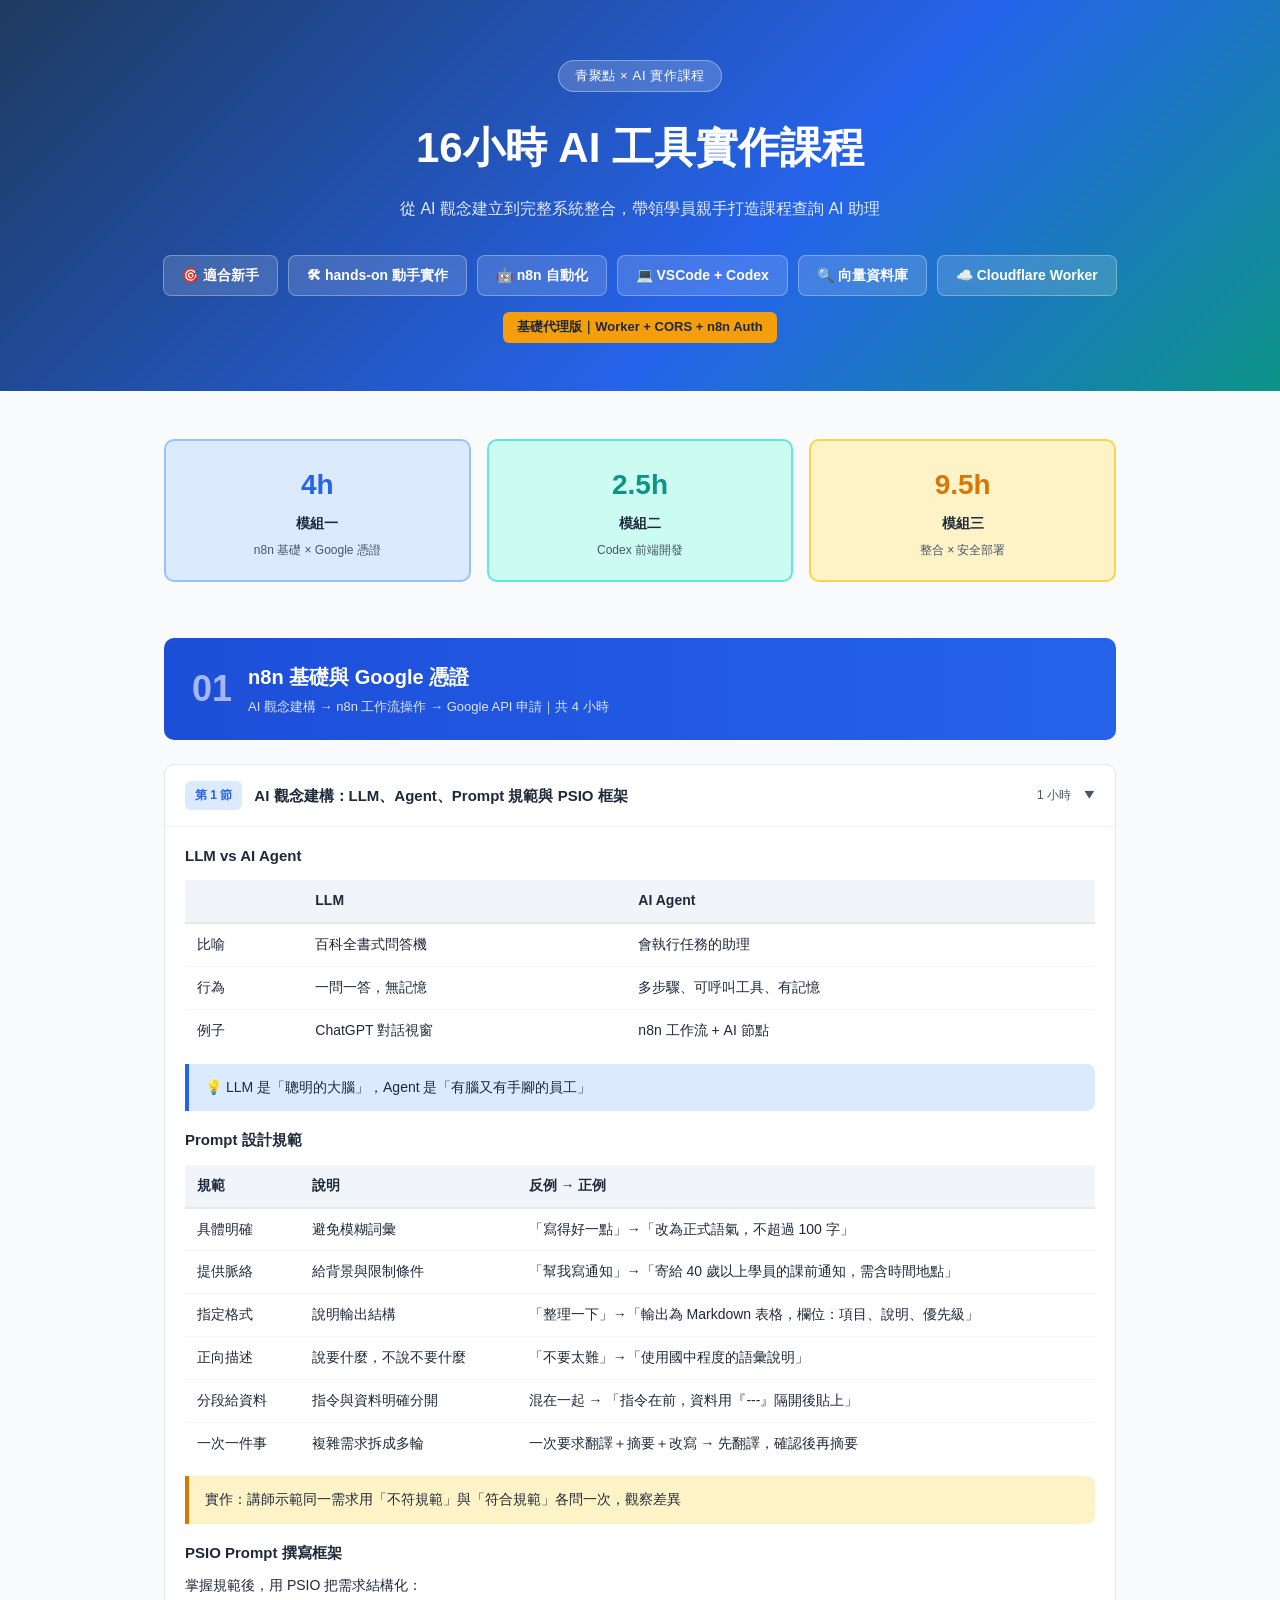
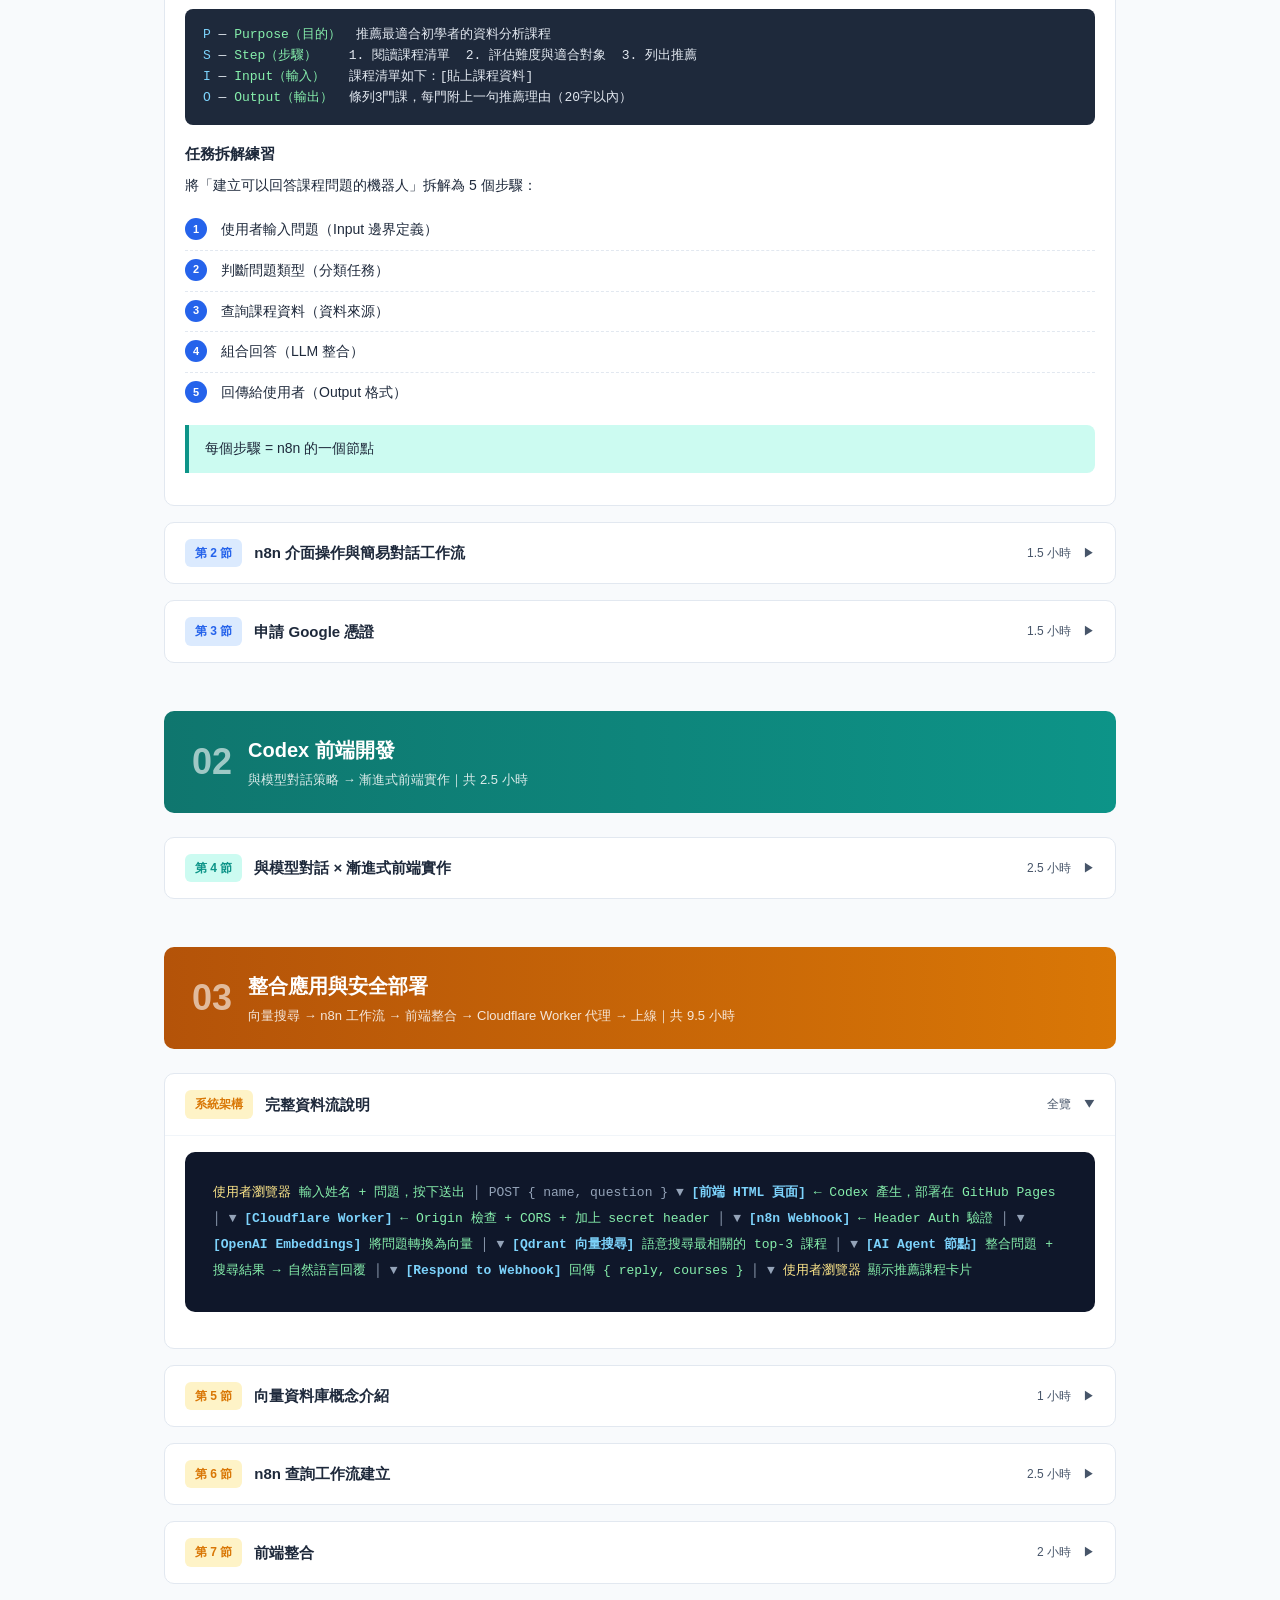
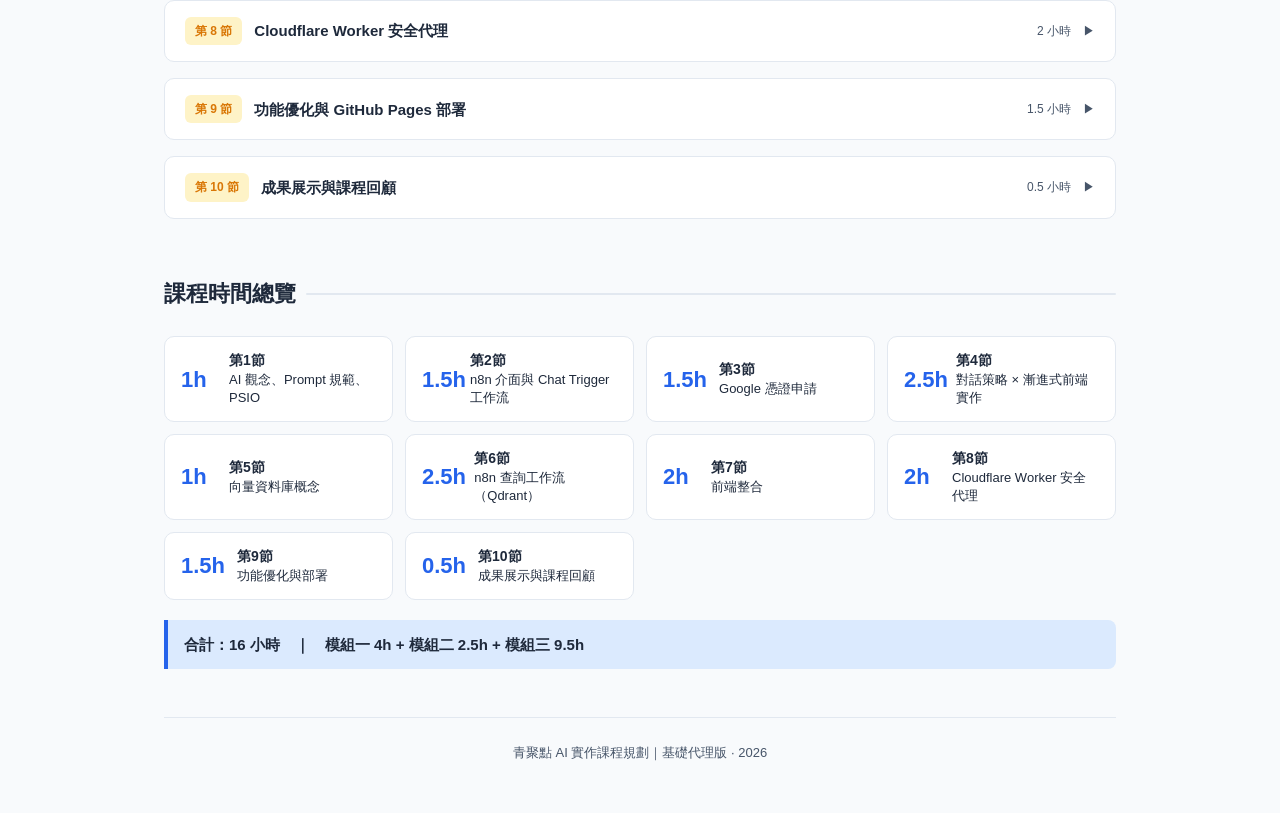
<file: ai課程規劃_基礎代理版.html>
<!DOCTYPE html>
<html lang="zh-TW">
<head>
  <meta charset="UTF-8" />
  <meta name="viewport" content="width=device-width, initial-scale=1.0" />
  <title>16小時 AI 實作課程規劃｜基礎代理版</title>
  <style>
    :root {
      --blue:#2563eb; --blue-lt:#dbeafe; --teal:#0d9488; --teal-lt:#ccfbf1;
      --amber:#d97706; --amber-lt:#fef3c7; --gray-50:#f8fafc; --gray-100:#f1f5f9;
      --gray-200:#e2e8f0; --gray-600:#475569; --gray-800:#1e293b; --radius:10px;
    }
    * { box-sizing:border-box; margin:0; padding:0; }
    body { font-family:"Noto Sans TC","PingFang TC","Microsoft JhengHei",sans-serif; background:var(--gray-50); color:var(--gray-800); line-height:1.7; }
    .hero { background:linear-gradient(135deg,#1e3a5f 0%,#2563eb 60%,#0d9488 100%); color:#fff; padding:60px 24px 48px; text-align:center; }
    .hero .tag { display:inline-block; background:rgba(255,255,255,.18); border:1px solid rgba(255,255,255,.35); border-radius:99px; padding:4px 16px; font-size:13px; letter-spacing:.05em; margin-bottom:20px; }
    .hero h1 { font-size:clamp(26px,5vw,42px); font-weight:800; margin-bottom:12px; }
    .hero p  { font-size:16px; opacity:.88; max-width:560px; margin:0 auto 32px; }
    .hero .badges { display:flex; flex-wrap:wrap; justify-content:center; gap:10px; }
    .hero .badge { background:rgba(255,255,255,.15); border:1px solid rgba(255,255,255,.3); border-radius:8px; padding:8px 18px; font-size:14px; font-weight:600; }
    .version-badge { display:inline-block; background:#f59e0b; color:#1e293b; font-weight:800; font-size:13px; border-radius:6px; padding:4px 14px; margin-top:16px; }
    .container { max-width:1000px; margin:0 auto; padding:48px 24px; }
    .section-title { font-size:22px; font-weight:700; margin-bottom:24px; display:flex; align-items:center; gap:10px; }
    .section-title::after { content:""; flex:1; height:2px; background:var(--gray-200); border-radius:2px; }
    .timeline-nav { display:grid; grid-template-columns:repeat(3,1fr); gap:16px; margin-bottom:56px; }
    .tnav-card { border-radius:var(--radius); padding:20px; text-align:center; border:2px solid transparent; transition:transform .15s; }
    .tnav-card:hover { transform:translateY(-3px); }
    .tnav-card.mod1 { background:var(--blue-lt); border-color:#93c5fd; }
    .tnav-card.mod2 { background:var(--teal-lt); border-color:#5eead4; }
    .tnav-card.mod3 { background:var(--amber-lt); border-color:#fcd34d; }
    .tnav-card .num { font-size:28px; font-weight:800; display:block; margin-bottom:4px; }
    .mod1 .num { color:var(--blue); } .mod2 .num { color:var(--teal); } .mod3 .num { color:var(--amber); }
    .tnav-card .label { font-size:14px; font-weight:600; margin-bottom:4px; }
    .tnav-card .sub   { font-size:12px; color:var(--gray-600); }
    .module-header { border-radius:var(--radius); padding:22px 28px; margin-bottom:24px; color:#fff; display:flex; align-items:center; gap:16px; }
    .module-header.m1 { background:linear-gradient(90deg,#1d4ed8,#2563eb); }
    .module-header.m2 { background:linear-gradient(90deg,#0f766e,#0d9488); }
    .module-header.m3 { background:linear-gradient(90deg,#b45309,#d97706); }
    .module-header .mnum { font-size:36px; font-weight:800; opacity:.6; line-height:1; }
    .module-header .minfo h2 { font-size:20px; font-weight:700; }
    .module-header .minfo p  { font-size:13px; opacity:.85; margin-top:2px; }
    .session-card { background:#fff; border:1px solid var(--gray-200); border-radius:var(--radius); margin-bottom:16px; overflow:hidden; }
    .session-card summary { list-style:none; padding:16px 20px; cursor:pointer; display:flex; align-items:center; gap:12px; user-select:none; }
    .session-card summary::-webkit-details-marker { display:none; }
    .session-card summary:hover { background:var(--gray-50); }
    .session-num { background:var(--gray-100); border-radius:6px; padding:4px 10px; font-size:12px; font-weight:700; color:var(--gray-600); white-space:nowrap; }
    .session-card.m1 .session-num { background:var(--blue-lt); color:var(--blue); }
    .session-card.m2 .session-num { background:var(--teal-lt); color:var(--teal); }
    .session-card.m3 .session-num { background:var(--amber-lt); color:var(--amber); }
    .session-title { font-weight:600; font-size:15px; flex:1; }
    .session-dur { font-size:12px; color:var(--gray-600); white-space:nowrap; }
    .chevron { font-size:12px; color:var(--gray-600); transition:transform .2s; }
    details[open] .chevron { transform:rotate(90deg); }
    .session-body { padding:0 20px 20px 20px; border-top:1px solid var(--gray-100); }
    .tag-list { display:flex; flex-wrap:wrap; gap:8px; margin:14px 0 6px; }
    .tag-pill { background:var(--gray-100); border-radius:99px; padding:3px 12px; font-size:13px; font-weight:500; }
    table { width:100%; border-collapse:collapse; font-size:14px; margin:12px 0; }
    th { background:var(--gray-100); padding:9px 12px; text-align:left; font-weight:600; border-bottom:2px solid var(--gray-200); }
    td { padding:9px 12px; border-bottom:1px solid var(--gray-100); vertical-align:top; }
    tr:last-child td { border-bottom:none; }
    .code-block { background:#1e293b; color:#e2e8f0; border-radius:8px; padding:16px 18px; font-family:"JetBrains Mono","Fira Code",monospace; font-size:13px; line-height:1.6; overflow-x:auto; margin:12px 0; white-space:pre; }
    .code-block .cm { color:#94a3b8; } .code-block .kw { color:#7dd3fc; } .code-block .str { color:#86efac; } .code-block .var { color:#fde68a; }
    .info-box { border-left:4px solid var(--blue); background:var(--blue-lt); border-radius:0 8px 8px 0; padding:12px 16px; font-size:14px; margin:12px 0; }
    .info-box.teal  { border-color:var(--teal);  background:var(--teal-lt); }
    .info-box.amber { border-color:var(--amber); background:var(--amber-lt); }
    .step-list { counter-reset:step; list-style:none; margin:12px 0; }
    .step-list li { counter-increment:step; padding:8px 0 8px 36px; position:relative; font-size:14px; border-bottom:1px dashed var(--gray-200); }
    .step-list li:last-child { border-bottom:none; }
    .step-list li::before { content:counter(step); position:absolute; left:0; top:8px; width:22px; height:22px; background:var(--blue); color:#fff; border-radius:50%; font-size:11px; font-weight:700; display:flex; align-items:center; justify-content:center; }
    .step-list.teal li::before  { background:var(--teal); }
    .step-list.amber li::before { background:var(--amber); }
    ul.bullet { padding-left:20px; font-size:14px; }
    ul.bullet li { margin-bottom:6px; }
    h3 { font-size:15px; font-weight:700; margin:16px 0 8px; color:var(--gray-800); }
    h4 { font-size:13px; font-weight:700; margin:12px 0 6px; color:var(--gray-600); text-transform:uppercase; letter-spacing:.05em; }
    .arch { background:#0f172a; color:#e2e8f0; border-radius:var(--radius); padding:28px; font-family:monospace; font-size:13px; line-height:2; overflow-x:auto; margin:16px 0; }
    .arch .node { color:#7dd3fc; font-weight:700; } .arch .arrow { color:#94a3b8; } .arch .note { color:#86efac; } .arch .label { color:#fde68a; }
    .summary-grid { display:grid; grid-template-columns:repeat(auto-fill,minmax(200px,1fr)); gap:12px; margin-top:16px; }
    .summary-item { background:#fff; border:1px solid var(--gray-200); border-radius:var(--radius); padding:14px 16px; display:flex; align-items:center; gap:12px; }
    .summary-item .si-num { font-size:22px; font-weight:800; color:var(--blue); min-width:36px; }
    .summary-item .si-text { font-size:13px; line-height:1.4; }
    .summary-item .si-text strong { display:block; font-size:14px; }
    @media (max-width:640px) { .timeline-nav { grid-template-columns:1fr; } .module-header { flex-direction:column; align-items:flex-start; gap:6px; } }
  </style>
</head>
<body>

<div class="hero">
  <span class="tag">青聚點 × AI 實作課程</span>
  <h1>16小時 AI 工具實作課程</h1>
  <p>從 AI 觀念建立到完整系統整合，帶領學員親手打造課程查詢 AI 助理</p>
  <div class="badges">
    <span class="badge">🎯 適合新手</span>
    <span class="badge">🛠 hands-on 動手實作</span>
    <span class="badge">🤖 n8n 自動化</span>
    <span class="badge">💻 VSCode + Codex</span>
    <span class="badge">🔍 向量資料庫</span>
    <span class="badge">☁️ Cloudflare Worker</span>
  </div>
  <div class="version-badge">基礎代理版｜Worker + CORS + n8n Auth</div>
</div>

<div class="container">

  <div class="timeline-nav">
    <div class="tnav-card mod1">
      <span class="num">4h</span>
      <div class="label">模組一</div>
      <div class="sub">n8n 基礎 × Google 憑證</div>
    </div>
    <div class="tnav-card mod2">
      <span class="num">2.5h</span>
      <div class="label">模組二</div>
      <div class="sub">Codex 前端開發</div>
    </div>
    <div class="tnav-card mod3">
      <span class="num">9.5h</span>
      <div class="label">模組三</div>
      <div class="sub">整合 × 安全部署</div>
    </div>
  </div>

  <!-- MODULE 1 -->
  <div class="module-header m1">
    <div class="mnum">01</div>
    <div class="minfo">
      <h2>n8n 基礎與 Google 憑證</h2>
      <p>AI 觀念建構 → n8n 工作流操作 → Google API 申請｜共 4 小時</p>
    </div>
  </div>

  <details class="session-card m1" open>
    <summary>
      <span class="session-num">第 1 節</span>
      <span class="session-title">AI 觀念建構：LLM、Agent、Prompt 規範與 PSIO 框架</span>
      <span class="session-dur">1 小時</span>
      <span class="chevron">▶</span>
    </summary>
    <div class="session-body">
      <h3>LLM vs AI Agent</h3>
      <table>
        <tr><th></th><th>LLM</th><th>AI Agent</th></tr>
        <tr><td>比喻</td><td>百科全書式問答機</td><td>會執行任務的助理</td></tr>
        <tr><td>行為</td><td>一問一答，無記憶</td><td>多步驟、可呼叫工具、有記憶</td></tr>
        <tr><td>例子</td><td>ChatGPT 對話視窗</td><td>n8n 工作流 + AI 節點</td></tr>
      </table>
      <div class="info-box">💡 LLM 是「聰明的大腦」，Agent 是「有腦又有手腳的員工」</div>

      <h3>Prompt 設計規範</h3>
      <table>
        <tr><th>規範</th><th>說明</th><th>反例 → 正例</th></tr>
        <tr><td>具體明確</td><td>避免模糊詞彙</td><td>「寫得好一點」→「改為正式語氣，不超過 100 字」</td></tr>
        <tr><td>提供脈絡</td><td>給背景與限制條件</td><td>「幫我寫通知」→「寄給 40 歲以上學員的課前通知，需含時間地點」</td></tr>
        <tr><td>指定格式</td><td>說明輸出結構</td><td>「整理一下」→「輸出為 Markdown 表格，欄位：項目、說明、優先級」</td></tr>
        <tr><td>正向描述</td><td>說要什麼，不說不要什麼</td><td>「不要太難」→「使用國中程度的語彙說明」</td></tr>
        <tr><td>分段給資料</td><td>指令與資料明確分開</td><td>混在一起 → 「指令在前，資料用『---』隔開後貼上」</td></tr>
        <tr><td>一次一件事</td><td>複雜需求拆成多輪</td><td>一次要求翻譯＋摘要＋改寫 → 先翻譯，確認後再摘要</td></tr>
      </table>
      <div class="info-box amber">實作：講師示範同一需求用「不符規範」與「符合規範」各問一次，觀察差異</div>

      <h3>PSIO Prompt 撰寫框架</h3>
      <p style="font-size:14px;margin-bottom:10px;">掌握規範後，用 PSIO 把需求結構化：</p>
      <div class="code-block"><span class="kw">P</span> — <span class="str">Purpose（目的）</span>  推薦最適合初學者的資料分析課程
<span class="kw">S</span> — <span class="str">Step（步驟）</span>    1. 閱讀課程清單  2. 評估難度與適合對象  3. 列出推薦
<span class="kw">I</span> — <span class="str">Input（輸入）</span>   課程清單如下：[貼上課程資料]
<span class="kw">O</span> — <span class="str">Output（輸出）</span>  條列3門課，每門附上一句推薦理由（20字以內）</div>

      <h3>任務拆解練習</h3>
      <p style="font-size:14px;margin-bottom:8px;">將「建立可以回答課程問題的機器人」拆解為 5 個步驟：</p>
      <ol class="step-list">
        <li>使用者輸入問題（Input 邊界定義）</li>
        <li>判斷問題類型（分類任務）</li>
        <li>查詢課程資料（資料來源）</li>
        <li>組合回答（LLM 整合）</li>
        <li>回傳給使用者（Output 格式）</li>
      </ol>
      <div class="info-box teal">每個步驟 = n8n 的一個節點</div>
    </div>
  </details>

  <details class="session-card m1">
    <summary>
      <span class="session-num">第 2 節</span>
      <span class="session-title">n8n 介面操作與簡易對話工作流</span>
      <span class="session-dur">1.5 小時</span>
      <span class="chevron">▶</span>
    </summary>
    <div class="session-body">
      <h3>環境設定</h3>
      <ul class="bullet">
        <li>使用 <strong>n8n Cloud</strong>（免安裝，新手友善）</li>
        <li>介面說明：畫布、節點庫、執行記錄面板</li>
      </ul>
      <h3>核心節點介紹</h3>
      <table>
        <tr><th>節點</th><th>用途</th><th>類比</th></tr>
        <tr><td>Chat Trigger</td><td>啟動對話，提供內建聊天介面</td><td>接待人員開啟對話窗口</td></tr>
        <tr><td>Set</td><td>整理 / 轉換資料</td><td>填寫表單格式</td></tr>
        <tr><td>IF</td><td>條件判斷</td><td>主管決策</td></tr>
        <tr><td>AI Agent</td><td>呼叫 LLM，可搭配工具與記憶</td><td>交給 AI 員工處理</td></tr>
        <tr><td>Webhook</td><td>接收外部 HTTP 請求</td><td>公司對外收件信箱</td></tr>
      </table>
      <h3>實作：簡易對話工作流</h3>
      <div class="code-block"><span class="node">[Chat Trigger]</span> <span class="arrow">──</span> 內建聊天介面，直接在 n8n 測試
    <span class="arrow">↓</span>
<span class="node">[AI Agent]</span> <span class="arrow">──</span> 設定 system prompt（用 PSIO 框架撰寫）
    <span class="arrow">↓</span>
<span class="cm">（Chat Trigger 自動處理回傳，不需另加節點）</span></div>
      <div class="info-box amber">優點：不需 Postman，直接在 n8n 畫布右側開啟聊天視窗測試</div>
    </div>
  </details>

  <details class="session-card m1">
    <summary>
      <span class="session-num">第 3 節</span>
      <span class="session-title">申請 Google 憑證</span>
      <span class="session-dur">1.5 小時</span>
      <span class="chevron">▶</span>
    </summary>
    <div class="session-body">
      <h3>逐步操作流程</h3>
      <ol class="step-list teal">
        <li>進入 Google Cloud Console → 建立新專案「AI課程專案」</li>
        <li>啟用 API：Gmail API、Google Sheets API、Google Drive API</li>
        <li>建立 OAuth 2.0 憑證：應用程式類型選「網頁應用程式」，填入 n8n callback URL</li>
        <li>在 n8n Credentials 貼上 Client ID 與 Client Secret → 授權</li>
      </ol>
      <h3>常見地雷</h3>
      <ul class="bullet">
        <li><strong>測試帳號限制：</strong>OAuth 同意畫面須加入測試使用者才能授權</li>
        <li><strong>範圍不足：</strong>回 API 頁面確認已啟用正確服務</li>
        <li><strong>憑證過期：</strong>了解 token 自動更新機制</li>
      </ul>
    </div>
  </details>

  <!-- MODULE 2 -->
  <div class="module-header m2" style="margin-top:48px;">
    <div class="mnum">02</div>
    <div class="minfo">
      <h2>Codex 前端開發</h2>
      <p>與模型對話策略 → 漸進式前端實作｜共 2.5 小時</p>
    </div>
  </div>

  <details class="session-card m2">
    <summary>
      <span class="session-num">第 4 節</span>
      <span class="session-title">與模型對話 × 漸進式前端實作</span>
      <span class="session-dur">2.5 小時</span>
      <span class="chevron">▶</span>
    </summary>
    <div class="session-body">
      <h3>對話策略（30 分鐘）</h3>
      <ul class="bullet">
        <li>AI 是「可以討論的協作者」，不是搜尋引擎</li>
        <li>不用第一次就說完整，可以漸進補充</li>
        <li>錯了繼續說「修改剛才的…」，不需重新開始</li>
      </ul>
      <div class="code-block"><span class="cm">── 層次1：直接描述 ──</span>
<span class="str">「幫我寫一個有姓名和信箱欄位的 HTML 表單」</span>

<span class="cm">── 層次2：加上限制條件 ──</span>
<span class="str">「幫我寫一個 HTML 表單，有姓名和信箱欄位，藍色主題，送出按鈕在右下角」</span>

<span class="cm">── 層次3：PSIO 完整 Prompt ──</span>
<span class="str">「目的：建立一個課程查詢頁面。
 步驟：先規劃 HTML 結構，再加入 CSS 樣式。
 輸入：姓名輸入框、多行問題輸入框、送出按鈕。
 輸出：完整可執行的單一 HTML 檔案，風格簡潔專業。」</span></div>

      <h3>漸進式前端實作（2 小時）</h3>
      <p style="font-size:14px;margin-bottom:10px;">每個範例在前一個基礎上累加，聚焦在前端本身的能力，不串接後端。</p>
      <table>
        <tr><th>#</th><th>範例</th><th>目標</th><th>學習點</th><th>時間</th></tr>
        <tr><td>1</td><td>靜態查詢頁面</td><td>姓名輸入 + 問題輸入 + 送出按鈕</td><td>看懂 HTML 結構，用 AI 調整樣式</td><td>20 分</td></tr>
        <tr><td>2</td><td>表單驗證</td><td>空白提示、格式錯誤變紅框</td><td>「在剛才的基礎上加上…」追加功能</td><td>20 分</td></tr>
        <tr><td>3</td><td>互動效果</td><td>課程類別下拉選單、勾選框篩選</td><td>用 AI 加入互動元素，不改既有結構</td><td>25 分</td></tr>
        <tr><td>4</td><td>假資料展示</td><td>用 JS 陣列模擬課程清單，按類別顯示卡片</td><td>資料與畫面分離的概念，為後續串接做準備</td><td>25 分</td></tr>
        <tr><td>5</td><td>UI 優化</td><td>RWD 手機版、卡片懸停效果、送出動畫</td><td>用 AI 做 UX 改善，一次描述多個需求</td><td>30 分</td></tr>
      </table>
      <div class="info-box teal">課後作業：修改配色與文案、補充 5-10 筆假資料、測試手機版畫面，繳交 HTML 或 GitHub 連結</div>
    </div>
  </details>

  <!-- MODULE 3 -->
  <div class="module-header m3" style="margin-top:48px;">
    <div class="mnum">03</div>
    <div class="minfo">
      <h2>整合應用與安全部署</h2>
      <p>向量搜尋 → n8n 工作流 → 前端整合 → Cloudflare Worker 代理 → 上線｜共 9.5 小時</p>
    </div>
  </div>

  <details class="session-card m3" open>
    <summary>
      <span class="session-num">系統架構</span>
      <span class="session-title">完整資料流說明</span>
      <span class="session-dur">全覽</span>
      <span class="chevron">▶</span>
    </summary>
    <div class="session-body">
      <div class="arch">
<span class="label">使用者瀏覽器</span>
  <span class="note">輸入姓名 + 問題，按下送出</span>
         <span class="arrow">│  POST { name, question }</span>
         <span class="arrow">▼</span>
<span class="node">[前端 HTML 頁面]</span>  <span class="note">← Codex 產生，部署在 GitHub Pages</span>
         <span class="arrow">│</span>
         <span class="arrow">▼</span>
<span class="node">[Cloudflare Worker]</span>  <span class="note">← Origin 檢查 + CORS + 加上 secret header</span>
         <span class="arrow">│</span>
         <span class="arrow">▼</span>
<span class="node">[n8n Webhook]</span>  <span class="note">← Header Auth 驗證</span>
         <span class="arrow">│</span>
         <span class="arrow">▼</span>
<span class="node">[OpenAI Embeddings]</span>  <span class="note">將問題轉換為向量</span>
         <span class="arrow">│</span>
         <span class="arrow">▼</span>
<span class="node">[Qdrant 向量搜尋]</span>  <span class="note">語意搜尋最相關的 top-3 課程</span>
         <span class="arrow">│</span>
         <span class="arrow">▼</span>
<span class="node">[AI Agent 節點]</span>  <span class="note">整合問題 + 搜尋結果 → 自然語言回覆</span>
         <span class="arrow">│</span>
         <span class="arrow">▼</span>
<span class="node">[Respond to Webhook]</span>  <span class="note">回傳 { reply, courses }</span>
         <span class="arrow">│</span>
         <span class="arrow">▼</span>
<span class="label">使用者瀏覽器</span>  <span class="note">顯示推薦課程卡片</span></div>
    </div>
  </details>

  <details class="session-card m3">
    <summary>
      <span class="session-num">第 5 節</span>
      <span class="session-title">向量資料庫概念介紹</span>
      <span class="session-dur">1 小時</span>
      <span class="chevron">▶</span>
    </summary>
    <div class="session-body">
      <h3>關鍵字 vs 語意搜尋</h3>
      <table>
        <tr><th>搜尋方式</th><th>行為</th><th>結果範例</th></tr>
        <tr><td>關鍵字搜尋</td><td>找完全一樣的字</td><td>搜尋「Python課程」只找到標題含 Python 的</td></tr>
        <tr><td>語意搜尋（向量）</td><td>找意思最接近的</td><td>搜尋「適合初學者的程式課」→ 找到 Python、Scratch、視覺化工具等</td></tr>
      </table>
      <div class="info-box">💡 把每段文字轉成數字座標，意思相近的文字在「空間中」距離很近，搜尋時就是找距離最近的幾筆。</div>
      <div class="code-block"><span class="str">「Python 入門課」  →  [0.12, -0.45, 0.87, ...]</span>
<span class="str">「初學者程式課程」  →  [0.11, -0.43, 0.85, ...]</span>  <span class="cm">← 距離很近</span>
<span class="str">「咖啡豆烘焙技術」  →  [0.72,  0.31, -0.20, ...]</span>  <span class="cm">← 距離很遠</span></div>
      <h3>常見向量資料庫比較</h3>
      <table>
        <tr><th>工具</th><th>特色</th><th>適合場景</th></tr>
        <tr><td>Qdrant</td><td>開源、效能高、n8n 原生支援</td><td>本課程使用</td></tr>
        <tr><td>Pinecone</td><td>全托管雲端服務</td><td>快速上線的商業應用</td></tr>
        <tr><td>Supabase pgvector</td><td>整合在 PostgreSQL 中</td><td>已有 Supabase 的專案</td></tr>
      </table>
    </div>
  </details>

  <details class="session-card m3">
    <summary>
      <span class="session-num">第 6 節</span>
      <span class="session-title">n8n 查詢工作流建立</span>
      <span class="session-dur">2.5 小時</span>
      <span class="chevron">▶</span>
    </summary>
    <div class="session-body">
      <h3>第一步：建立 Qdrant 知識庫（30 分鐘）<span style="font-size:12px;font-weight:400;color:#d97706;background:#fef3c7;border:1px solid #fcd34d;border-radius:4px;padding:2px 8px;margin-left:8px;">Optional</span></h3>
      <ol class="step-list amber">
        <li>註冊 Qdrant Cloud 免費帳號，建立新 Cluster</li>
        <li>取得 API Key 與 Cluster URL，填入 n8n Credentials</li>
        <li>在 n8n 建立「資料匯入流程」：手動觸發 → 讀取課程 JSON → OpenAI Embeddings → Qdrant 插入節點</li>
        <li>執行一次，確認課程資料已存入 Qdrant Collection</li>
      </ol>
      <div class="info-box amber">課程資料約 20 筆由講師預先準備，學員直接匯入，聚焦在流程理解</div>

      <h3>第二步：主查詢工作流（1 小時）</h3>
      <table>
        <tr><th>節點</th><th>設定重點</th></tr>
        <tr><td>① Webhook</td><td>接收 { name, question }</td></tr>
        <tr><td>② Set</td><td>整理 userName、userQuestion 變數</td></tr>
        <tr><td>③ OpenAI Embeddings</td><td>將 userQuestion 轉換成向量</td></tr>
        <tr><td>④ Qdrant 向量搜尋</td><td>語意搜尋，回傳相似度最高 3 筆課程</td></tr>
        <tr><td>⑤ Set（組合 context）</td><td>將 3 筆課程內容組合成 context 文字</td></tr>
        <tr><td>⑥ OpenAI Chat Model</td><td>PSIO system prompt + context 注入</td></tr>
        <tr><td>⑦ Respond to Webhook</td><td>回傳 { reply, courses }</td></tr>
      </table>
      <h3>System Prompt 設計（PSIO）</h3>
      <div class="code-block"><span class="kw">P</span> — Purpose  回答使用者的課程查詢，給出準確的推薦
<span class="kw">S</span> — Step     1. 閱讀提供的課程資料  2. 對應使用者問題  3. 選出最相關課程
<span class="kw">I</span> — Input    使用者：{userName}，問題：{userQuestion}
             課程資料（來自 Qdrant 語意搜尋）：{context}
<span class="kw">O</span> — Output   推薦 1-3 門課程，每門包含名稱和推薦說明（50字以內）</div>

      <h3>第三步：錯誤處理補強（1 小時）</h3>
      <ul class="bullet">
        <li>找不到相關課程時的 fallback 回覆（IF 節點判斷搜尋結果是否為空）</li>
        <li>使用者輸入為空時的早期攔截（在 Webhook 後加 IF 節點）</li>
        <li>n8n 執行記錄查看：如何從錯誤訊息找到哪個節點出問題</li>
        <li>實測：故意輸入奇怪的問題，觀察系統回應</li>
      </ul>
    </div>
  </details>

  <details class="session-card m3">
    <summary>
      <span class="session-num">第 7 節</span>
      <span class="session-title">前端整合</span>
      <span class="session-dur">2 小時</span>
      <span class="chevron">▶</span>
    </summary>
    <div class="session-body">
      <h3>分段 Prompt 策略</h3>
      <div class="code-block"><span class="cm">Prompt 1：基本結構</span>
<span class="str">「建立課程查詢頁面：標題、姓名欄位、問題輸入框（多行）、送出按鈕」</span>

<span class="cm">Prompt 2：串接後端</span>
<span class="str">「加入送出功能：POST 資料到 [Worker URL]，顯示 loading，成功後顯示 reply 欄位」</span>

<span class="cm">Prompt 3：結果展示</span>
<span class="str">「回傳的 JSON 包含 reply（文字）和 courses（陣列），
 reply 顯示在上方，courses 以卡片方式列在下方」</span>

<span class="cm">Prompt 4：視覺優化</span>
<span class="str">「整體風格參考教育機構網站，主色藍色，卡片有陰影，RWD 支援手機」</span></div>
      <h3>前後端串接測試</h3>
      <ul class="bullet">
        <li>用 n8n 執行記錄確認資料流正確</li>
        <li>測試邊界：問非課程相關問題、問題超長</li>
        <li>用 Codex 修正 CORS 等常見錯誤</li>
      </ul>
      <div class="info-box amber">注意：此階段前端先直連 n8n 測試功能，第 8 節再改為透過 Worker 代理</div>
    </div>
  </details>

  <details class="session-card m3">
    <summary>
      <span class="session-num">第 8 節</span>
      <span class="session-title">Cloudflare Worker 安全代理</span>
      <span class="session-dur">2 小時</span>
      <span class="chevron">▶</span>
    </summary>
    <div class="session-body">

      <h3>第一部分：為什麼不能直連 n8n（30 分鐘）</h3>
      <table>
        <tr><th>問題</th><th>直連 n8n 的狀況</th><th>Worker 解決方式</th></tr>
        <tr><td>URL 暴露</td><td>任何人都能看到並直接呼叫 n8n Webhook</td><td>前端只知道 Worker URL，n8n URL 藏在 Worker 裡</td></tr>
        <tr><td>CORS 難控制</td><td>n8n 難以精確限制哪些網域可以呼叫</td><td>Worker 集中處理 CORS，只允許自己的 GitHub Pages</td></tr>
        <tr><td>無法限流</td><td>惡意用戶可以無限次呼叫，燒掉 OpenAI 費用</td><td>Worker 可以在此加 Rate Limit（本版提供範本）</td></tr>
      </table>
      <div class="arch">
<span class="cm">直連（不安全）：</span>
<span class="label">GitHub Pages</span> <span class="arrow">──直接呼叫──▶</span> <span class="node">[n8n Webhook]</span>  <span class="note">← URL 公開可見</span>

<span class="cm">代理（本節目標）：</span>
<span class="label">GitHub Pages</span> <span class="arrow">──▶</span> <span class="node">[Cloudflare Worker]</span> <span class="arrow">──▶</span> <span class="node">[n8n Webhook]</span>  <span class="note">← URL 隱藏</span></div>

      <h3>第二部分：建立 Worker 代理（60 分鐘）</h3>
      <ol class="step-list amber">
        <li>Cloudflare 帳號建立，進入 Workers &amp; Pages → 建立 Worker</li>
        <li>貼入講師提供的範本程式碼（約 40 行，不需從頭寫）</li>
        <li>設定 Worker Secrets：<code>N8N_WEBHOOK_URL</code>、<code>N8N_PROXY_SECRET</code></li>
        <li>設定允許的 Origin：填入自己的 GitHub Pages 網址</li>
        <li>Deploy Worker，取得 Worker URL（格式：<code>xxx.workers.dev</code>）</li>
      </ol>
      <h4>Worker 範本核心邏輯說明</h4>
      <div class="code-block"><span class="cm">// 1. 檢查 Origin 是否來自你的 GitHub Pages</span>
<span class="kw">if</span> (!allowedOrigins.includes(origin)) <span class="kw">return</span> <span class="str">403</span>

<span class="cm">// 2. 處理 OPTIONS preflight（瀏覽器在 POST 前會先問一次）</span>
<span class="kw">if</span> (method === <span class="str">"OPTIONS"</span>) <span class="kw">return</span> corsHeaders + <span class="str">204</span>

<span class="cm">// 3. 加上 secret header 後轉送給 n8n</span>
fetch(N8N_WEBHOOK_URL, {
  headers: { <span class="str">"X-Proxy-Secret"</span>: N8N_PROXY_SECRET }
})</div>

      <h3>第三部分：n8n Header Auth 設定（30 分鐘）</h3>
      <ol class="step-list teal">
        <li>n8n Webhook 節點 → Authentication → Header Auth</li>
        <li>Header Name：<code>X-Proxy-Secret</code></li>
        <li>Header Value：與 Worker Secret 相同的一串亂數</li>
        <li>前端的 API URL 從 n8n Webhook URL 改為 Worker URL</li>
        <li>端對端測試：從網頁送出問題，確認仍能正常回應</li>
      </ol>
      <div class="info-box teal">完成後：即使有人猜到 n8n Webhook URL，沒有 secret header 也無法呼叫</div>

      <div class="info-box amber" style="margin-top:20px;">
        <strong>課後參考範本（不在課堂帶做）</strong><br>
        Rate Limit、Turnstile 人機驗證、監控記錄、Staging/Production 分離
        → 講師提供完整範本程式碼與說明文件，學員課後依需求自行套用
      </div>
    </div>
  </details>

  <details class="session-card m3">
    <summary>
      <span class="session-num">第 9 節</span>
      <span class="session-title">功能優化與 GitHub Pages 部署</span>
      <span class="session-dur">1.5 小時</span>
      <span class="chevron">▶</span>
    </summary>
    <div class="session-body">
      <h3>進階功能選項</h3>
      <table>
        <tr><th>功能</th><th>實作方式</th></tr>
        <tr><td>查詢記錄</td><td>n8n 同步將每次問答寫入 Google Sheets</td></tr>
        <tr><td>回覆評分</td><td>頁面加上 👍👎，記錄到 Google Sheets</td></tr>
        <tr><td>對話記憶</td><td>n8n 加入 Memory 節點，記住同一使用者上下文</td></tr>
      </table>
      <h3>GitHub Pages 部署</h3>
      <ol class="step-list amber">
        <li>建立 GitHub 帳號</li>
        <li>上傳 HTML 檔案（檔名改為 <code>index.html</code>）到新 repository</li>
        <li>Settings → Pages → 選擇 main branch 啟用</li>
        <li>取得公開網址，將 Worker 的 allowed origin 更新為此網址</li>
        <li>在真實環境測試完整流程</li>
      </ol>
    </div>
  </details>

  <details class="session-card m3">
    <summary>
      <span class="session-num">第 10 節</span>
      <span class="session-title">成果展示與課程回顧</span>
      <span class="session-dur">0.5 小時</span>
      <span class="chevron">▶</span>
    </summary>
    <div class="session-body">
      <h3>展示項目</h3>
      <ul class="bullet">
        <li>開啟 GitHub Pages 網址，現場示範查詢流程</li>
        <li>展示 n8n 工作流畫布截圖</li>
        <li>分享一個「最有用的 prompt 技巧」或「踩過的最大坑」</li>
      </ul>
      <h3>課程回顧</h3>
      <table>
        <tr><th>學到什麼</th><th>可以做什麼</th></tr>
        <tr><td>PSIO 框架</td><td>寫出有結構的 prompt，減少 AI 回錯</td></tr>
        <tr><td>n8n 工作流</td><td>不寫程式也能串接多個服務</td></tr>
        <tr><td>向量搜尋</td><td>讓系統理解「意思」而不只是關鍵字</td></tr>
        <tr><td>Cloudflare Worker</td><td>隱藏後端 URL，保護 n8n 不被外部直接呼叫</td></tr>
      </table>
      <div class="tag-list">
        <span class="tag-pill">產品目錄查詢</span>
        <span class="tag-pill">公司 FAQ 機器人</span>
        <span class="tag-pill">LINE Bot 前端</span>
        <span class="tag-pill">問卷自動整理</span>
        <span class="tag-pill">內部知識庫查詢</span>
      </div>
    </div>
  </details>

  <!-- 時間總覽 -->
  <div style="margin-top:56px;">
    <div class="section-title">課程時間總覽</div>
    <div class="summary-grid">
      <div class="summary-item"><div class="si-num">1h</div><div class="si-text"><strong>第1節</strong>AI 觀念、Prompt 規範、PSIO</div></div>
      <div class="summary-item"><div class="si-num">1.5h</div><div class="si-text"><strong>第2節</strong>n8n 介面與 Chat Trigger 工作流</div></div>
      <div class="summary-item"><div class="si-num">1.5h</div><div class="si-text"><strong>第3節</strong>Google 憑證申請</div></div>
      <div class="summary-item"><div class="si-num">2.5h</div><div class="si-text"><strong>第4節</strong>對話策略 × 漸進式前端實作</div></div>
      <div class="summary-item"><div class="si-num">1h</div><div class="si-text"><strong>第5節</strong>向量資料庫概念</div></div>
      <div class="summary-item"><div class="si-num">2.5h</div><div class="si-text"><strong>第6節</strong>n8n 查詢工作流（Qdrant）</div></div>
      <div class="summary-item"><div class="si-num">2h</div><div class="si-text"><strong>第7節</strong>前端整合</div></div>
      <div class="summary-item"><div class="si-num">2h</div><div class="si-text"><strong>第8節</strong>Cloudflare Worker 安全代理</div></div>
      <div class="summary-item"><div class="si-num">1.5h</div><div class="si-text"><strong>第9節</strong>功能優化與部署</div></div>
      <div class="summary-item"><div class="si-num">0.5h</div><div class="si-text"><strong>第10節</strong>成果展示與課程回顧</div></div>
    </div>
    <div class="info-box" style="margin-top:20px;font-size:15px;font-weight:600;">
      合計：16 小時　｜　模組一 4h + 模組二 2.5h + 模組三 9.5h
    </div>
  </div>

  <div style="text-align:center;color:var(--gray-600);font-size:13px;margin-top:48px;padding-top:24px;border-top:1px solid var(--gray-200);">
    青聚點 AI 實作課程規劃｜基礎代理版 · 2026
  </div>

</div>
</body>
</html>
</file>
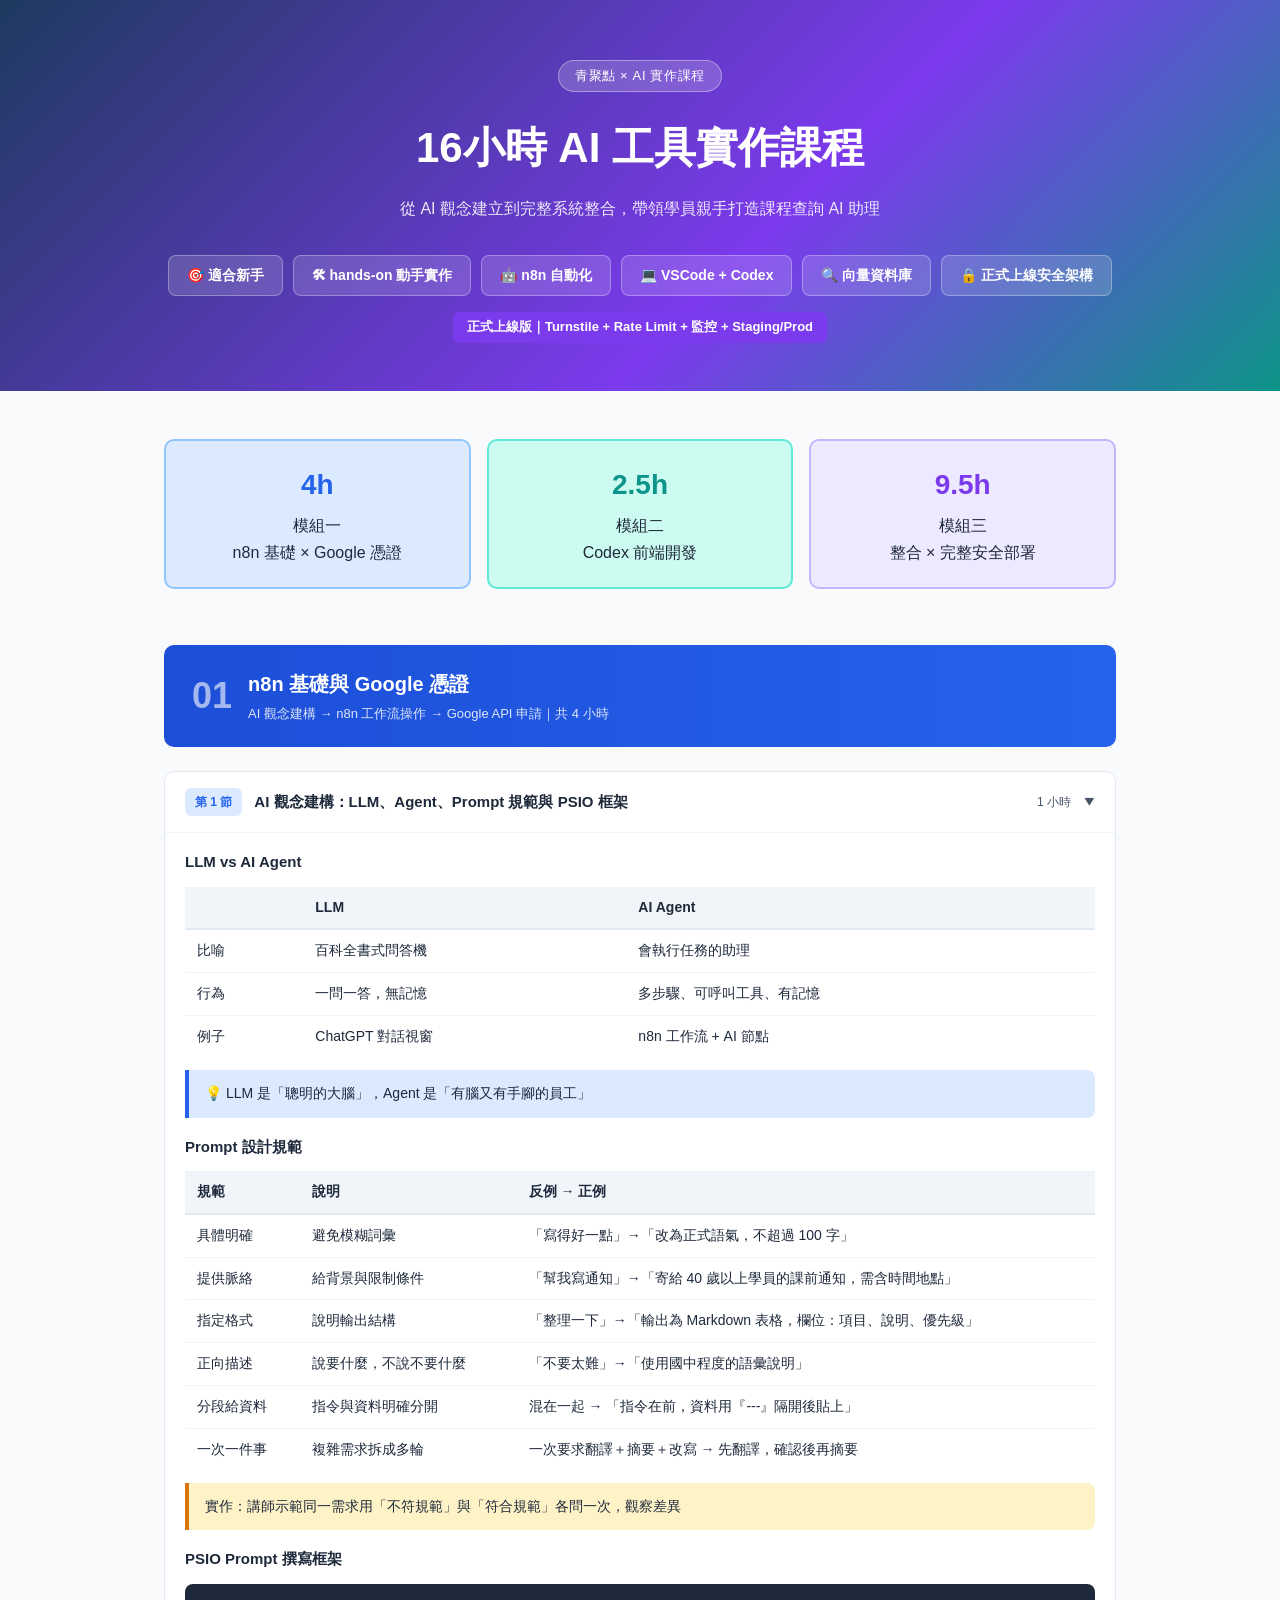
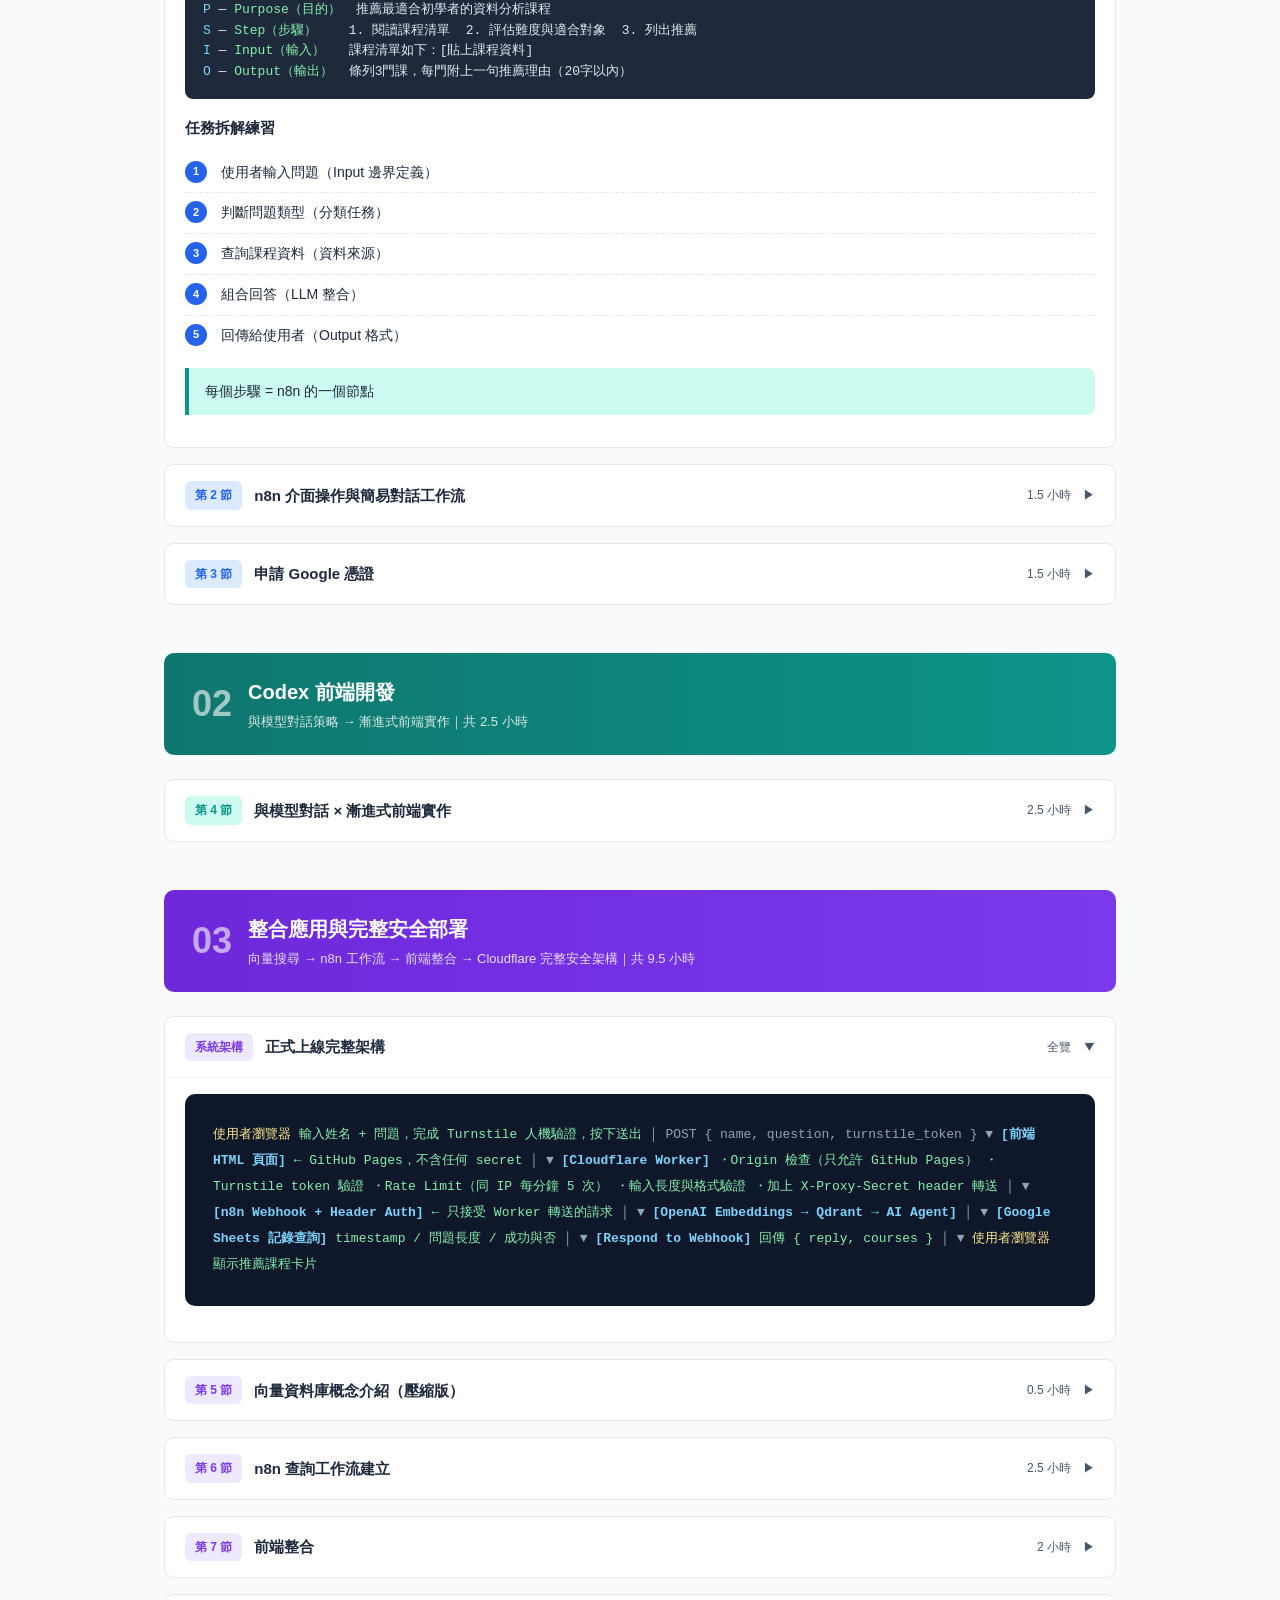
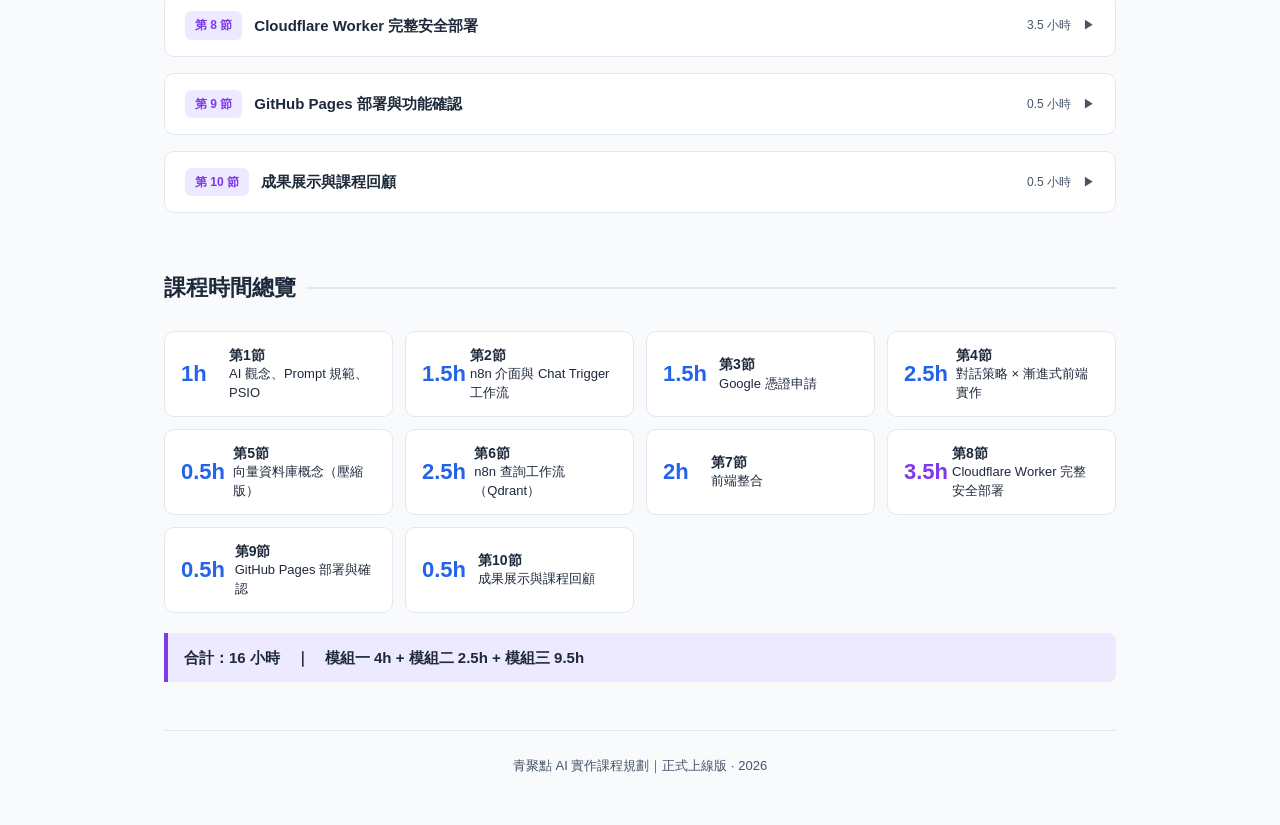
<file: ai課程規劃_正式上線版.html>
<!DOCTYPE html>
<html lang="zh-TW">
<head>
  <meta charset="UTF-8" />
  <meta name="viewport" content="width=device-width, initial-scale=1.0" />
  <title>16小時 AI 實作課程規劃｜正式上線版</title>
  <style>
    :root {
      --blue:#2563eb; --blue-lt:#dbeafe; --teal:#0d9488; --teal-lt:#ccfbf1;
      --amber:#d97706; --amber-lt:#fef3c7; --gray-50:#f8fafc; --gray-100:#f1f5f9;
      --gray-200:#e2e8f0; --gray-600:#475569; --gray-800:#1e293b; --radius:10px;
    }
    * { box-sizing:border-box; margin:0; padding:0; }
    body { font-family:"Noto Sans TC","PingFang TC","Microsoft JhengHei",sans-serif; background:var(--gray-50); color:var(--gray-800); line-height:1.7; }
    .hero { background:linear-gradient(135deg,#1e3a5f 0%,#7c3aed 60%,#0d9488 100%); color:#fff; padding:60px 24px 48px; text-align:center; }
    .hero .tag { display:inline-block; background:rgba(255,255,255,.18); border:1px solid rgba(255,255,255,.35); border-radius:99px; padding:4px 16px; font-size:13px; letter-spacing:.05em; margin-bottom:20px; }
    .hero h1 { font-size:clamp(26px,5vw,42px); font-weight:800; margin-bottom:12px; }
    .hero p  { font-size:16px; opacity:.88; max-width:560px; margin:0 auto 32px; }
    .hero .badges { display:flex; flex-wrap:wrap; justify-content:center; gap:10px; }
    .hero .badge { background:rgba(255,255,255,.15); border:1px solid rgba(255,255,255,.3); border-radius:8px; padding:8px 18px; font-size:14px; font-weight:600; }
    .version-badge { display:inline-block; background:#7c3aed; color:#fff; font-weight:800; font-size:13px; border-radius:6px; padding:4px 14px; margin-top:16px; }
    .container { max-width:1000px; margin:0 auto; padding:48px 24px; }
    .section-title { font-size:22px; font-weight:700; margin-bottom:24px; display:flex; align-items:center; gap:10px; }
    .section-title::after { content:""; flex:1; height:2px; background:var(--gray-200); border-radius:2px; }
    .timeline-nav { display:grid; grid-template-columns:repeat(3,1fr); gap:16px; margin-bottom:56px; }
    .tnav-card { border-radius:var(--radius); padding:20px; text-align:center; border:2px solid transparent; transition:transform .15s; }
    .tnav-card:hover { transform:translateY(-3px); }
    .tnav-card.mod1 { background:var(--blue-lt); border-color:#93c5fd; }
    .tnav-card.mod2 { background:var(--teal-lt); border-color:#5eead4; }
    .tnav-card.mod3 { background:#ede9fe; border-color:#c4b5fd; }
    .tnav-card .num { font-size:28px; font-weight:800; display:block; margin-bottom:4px; }
    .mod1 .num { color:var(--blue); } .mod2 .num { color:var(--teal); } .mod3 .num { color:#7c3aed; }
    .module-header { border-radius:var(--radius); padding:22px 28px; margin-bottom:24px; color:#fff; display:flex; align-items:center; gap:16px; }
    .module-header.m1 { background:linear-gradient(90deg,#1d4ed8,#2563eb); }
    .module-header.m2 { background:linear-gradient(90deg,#0f766e,#0d9488); }
    .module-header.m3 { background:linear-gradient(90deg,#6d28d9,#7c3aed); }
    .module-header .mnum { font-size:36px; font-weight:800; opacity:.6; line-height:1; }
    .module-header .minfo h2 { font-size:20px; font-weight:700; }
    .module-header .minfo p  { font-size:13px; opacity:.85; margin-top:2px; }
    .session-card { background:#fff; border:1px solid var(--gray-200); border-radius:var(--radius); margin-bottom:16px; overflow:hidden; }
    .session-card summary { list-style:none; padding:16px 20px; cursor:pointer; display:flex; align-items:center; gap:12px; user-select:none; }
    .session-card summary::-webkit-details-marker { display:none; }
    .session-card summary:hover { background:var(--gray-50); }
    .session-num { background:var(--gray-100); border-radius:6px; padding:4px 10px; font-size:12px; font-weight:700; color:var(--gray-600); white-space:nowrap; }
    .session-card.m1 .session-num { background:var(--blue-lt); color:var(--blue); }
    .session-card.m2 .session-num { background:var(--teal-lt); color:var(--teal); }
    .session-card.m3 .session-num { background:#ede9fe; color:#7c3aed; }
    .session-title { font-weight:600; font-size:15px; flex:1; }
    .session-dur { font-size:12px; color:var(--gray-600); white-space:nowrap; }
    .chevron { font-size:12px; color:var(--gray-600); transition:transform .2s; }
    details[open] .chevron { transform:rotate(90deg); }
    .session-body { padding:0 20px 20px 20px; border-top:1px solid var(--gray-100); }
    .tag-list { display:flex; flex-wrap:wrap; gap:8px; margin:14px 0 6px; }
    .tag-pill { background:var(--gray-100); border-radius:99px; padding:3px 12px; font-size:13px; font-weight:500; }
    table { width:100%; border-collapse:collapse; font-size:14px; margin:12px 0; }
    th { background:var(--gray-100); padding:9px 12px; text-align:left; font-weight:600; border-bottom:2px solid var(--gray-200); }
    td { padding:9px 12px; border-bottom:1px solid var(--gray-100); vertical-align:top; }
    tr:last-child td { border-bottom:none; }
    .code-block { background:#1e293b; color:#e2e8f0; border-radius:8px; padding:16px 18px; font-family:"JetBrains Mono","Fira Code",monospace; font-size:13px; line-height:1.6; overflow-x:auto; margin:12px 0; white-space:pre; }
    .code-block .cm { color:#94a3b8; } .code-block .kw { color:#7dd3fc; } .code-block .str { color:#86efac; } .code-block .var { color:#fde68a; }
    .info-box { border-left:4px solid var(--blue); background:var(--blue-lt); border-radius:0 8px 8px 0; padding:12px 16px; font-size:14px; margin:12px 0; }
    .info-box.teal  { border-color:var(--teal);  background:var(--teal-lt); }
    .info-box.amber { border-color:var(--amber); background:var(--amber-lt); }
    .info-box.purple { border-color:#7c3aed; background:#ede9fe; }
    .step-list { counter-reset:step; list-style:none; margin:12px 0; }
    .step-list li { counter-increment:step; padding:8px 0 8px 36px; position:relative; font-size:14px; border-bottom:1px dashed var(--gray-200); }
    .step-list li:last-child { border-bottom:none; }
    .step-list li::before { content:counter(step); position:absolute; left:0; top:8px; width:22px; height:22px; background:var(--blue); color:#fff; border-radius:50%; font-size:11px; font-weight:700; display:flex; align-items:center; justify-content:center; }
    .step-list.teal li::before  { background:var(--teal); }
    .step-list.amber li::before { background:var(--amber); }
    .step-list.purple li::before { background:#7c3aed; }
    ul.bullet { padding-left:20px; font-size:14px; }
    ul.bullet li { margin-bottom:6px; }
    h3 { font-size:15px; font-weight:700; margin:16px 0 8px; color:var(--gray-800); }
    h4 { font-size:13px; font-weight:700; margin:12px 0 6px; color:var(--gray-600); text-transform:uppercase; letter-spacing:.05em; }
    .arch { background:#0f172a; color:#e2e8f0; border-radius:var(--radius); padding:28px; font-family:monospace; font-size:13px; line-height:2; overflow-x:auto; margin:16px 0; }
    .arch .node { color:#7dd3fc; font-weight:700; } .arch .arrow { color:#94a3b8; } .arch .note { color:#86efac; } .arch .label { color:#fde68a; }
    .summary-grid { display:grid; grid-template-columns:repeat(auto-fill,minmax(200px,1fr)); gap:12px; margin-top:16px; }
    .summary-item { background:#fff; border:1px solid var(--gray-200); border-radius:var(--radius); padding:14px 16px; display:flex; align-items:center; gap:12px; }
    .summary-item .si-num { font-size:22px; font-weight:800; color:var(--blue); min-width:36px; }
    .summary-item .si-num.purple { color:#7c3aed; }
    .summary-item .si-text { font-size:13px; line-height:1.4; }
    .summary-item .si-text strong { display:block; font-size:14px; }
    @media (max-width:640px) { .timeline-nav { grid-template-columns:1fr; } .module-header { flex-direction:column; align-items:flex-start; gap:6px; } }
  </style>
</head>
<body>

<div class="hero">
  <span class="tag">青聚點 × AI 實作課程</span>
  <h1>16小時 AI 工具實作課程</h1>
  <p>從 AI 觀念建立到完整系統整合，帶領學員親手打造課程查詢 AI 助理</p>
  <div class="badges">
    <span class="badge">🎯 適合新手</span>
    <span class="badge">🛠 hands-on 動手實作</span>
    <span class="badge">🤖 n8n 自動化</span>
    <span class="badge">💻 VSCode + Codex</span>
    <span class="badge">🔍 向量資料庫</span>
    <span class="badge">🔒 正式上線安全架構</span>
  </div>
  <div class="version-badge">正式上線版｜Turnstile + Rate Limit + 監控 + Staging/Prod</div>
</div>

<div class="container">

  <div class="timeline-nav">
    <div class="tnav-card mod1">
      <span class="num">4h</span>
      <div class="label">模組一</div>
      <div class="sub">n8n 基礎 × Google 憑證</div>
    </div>
    <div class="tnav-card mod2">
      <span class="num">2.5h</span>
      <div class="label">模組二</div>
      <div class="sub">Codex 前端開發</div>
    </div>
    <div class="tnav-card mod3">
      <span class="num">9.5h</span>
      <div class="label">模組三</div>
      <div class="sub">整合 × 完整安全部署</div>
    </div>
  </div>

  <!-- MODULE 1 -->
  <div class="module-header m1">
    <div class="mnum">01</div>
    <div class="minfo">
      <h2>n8n 基礎與 Google 憑證</h2>
      <p>AI 觀念建構 → n8n 工作流操作 → Google API 申請｜共 4 小時</p>
    </div>
  </div>

  <details class="session-card m1" open>
    <summary>
      <span class="session-num">第 1 節</span>
      <span class="session-title">AI 觀念建構：LLM、Agent、Prompt 規範與 PSIO 框架</span>
      <span class="session-dur">1 小時</span>
      <span class="chevron">▶</span>
    </summary>
    <div class="session-body">
      <h3>LLM vs AI Agent</h3>
      <table>
        <tr><th></th><th>LLM</th><th>AI Agent</th></tr>
        <tr><td>比喻</td><td>百科全書式問答機</td><td>會執行任務的助理</td></tr>
        <tr><td>行為</td><td>一問一答，無記憶</td><td>多步驟、可呼叫工具、有記憶</td></tr>
        <tr><td>例子</td><td>ChatGPT 對話視窗</td><td>n8n 工作流 + AI 節點</td></tr>
      </table>
      <div class="info-box">💡 LLM 是「聰明的大腦」，Agent 是「有腦又有手腳的員工」</div>

      <h3>Prompt 設計規範</h3>
      <table>
        <tr><th>規範</th><th>說明</th><th>反例 → 正例</th></tr>
        <tr><td>具體明確</td><td>避免模糊詞彙</td><td>「寫得好一點」→「改為正式語氣，不超過 100 字」</td></tr>
        <tr><td>提供脈絡</td><td>給背景與限制條件</td><td>「幫我寫通知」→「寄給 40 歲以上學員的課前通知，需含時間地點」</td></tr>
        <tr><td>指定格式</td><td>說明輸出結構</td><td>「整理一下」→「輸出為 Markdown 表格，欄位：項目、說明、優先級」</td></tr>
        <tr><td>正向描述</td><td>說要什麼，不說不要什麼</td><td>「不要太難」→「使用國中程度的語彙說明」</td></tr>
        <tr><td>分段給資料</td><td>指令與資料明確分開</td><td>混在一起 → 「指令在前，資料用『---』隔開後貼上」</td></tr>
        <tr><td>一次一件事</td><td>複雜需求拆成多輪</td><td>一次要求翻譯＋摘要＋改寫 → 先翻譯，確認後再摘要</td></tr>
      </table>
      <div class="info-box amber">實作：講師示範同一需求用「不符規範」與「符合規範」各問一次，觀察差異</div>

      <h3>PSIO Prompt 撰寫框架</h3>
      <div class="code-block"><span class="kw">P</span> — <span class="str">Purpose（目的）</span>  推薦最適合初學者的資料分析課程
<span class="kw">S</span> — <span class="str">Step（步驟）</span>    1. 閱讀課程清單  2. 評估難度與適合對象  3. 列出推薦
<span class="kw">I</span> — <span class="str">Input（輸入）</span>   課程清單如下：[貼上課程資料]
<span class="kw">O</span> — <span class="str">Output（輸出）</span>  條列3門課，每門附上一句推薦理由（20字以內）</div>

      <h3>任務拆解練習</h3>
      <ol class="step-list">
        <li>使用者輸入問題（Input 邊界定義）</li>
        <li>判斷問題類型（分類任務）</li>
        <li>查詢課程資料（資料來源）</li>
        <li>組合回答（LLM 整合）</li>
        <li>回傳給使用者（Output 格式）</li>
      </ol>
      <div class="info-box teal">每個步驟 = n8n 的一個節點</div>
    </div>
  </details>

  <details class="session-card m1">
    <summary>
      <span class="session-num">第 2 節</span>
      <span class="session-title">n8n 介面操作與簡易對話工作流</span>
      <span class="session-dur">1.5 小時</span>
      <span class="chevron">▶</span>
    </summary>
    <div class="session-body">
      <h3>環境設定</h3>
      <ul class="bullet">
        <li>使用 <strong>n8n Cloud</strong>（免安裝，新手友善）</li>
        <li>介面說明：畫布、節點庫、執行記錄面板</li>
      </ul>
      <h3>核心節點介紹</h3>
      <table>
        <tr><th>節點</th><th>用途</th><th>類比</th></tr>
        <tr><td>Chat Trigger</td><td>啟動對話，提供內建聊天介面</td><td>接待人員開啟對話窗口</td></tr>
        <tr><td>Set</td><td>整理 / 轉換資料</td><td>填寫表單格式</td></tr>
        <tr><td>IF</td><td>條件判斷</td><td>主管決策</td></tr>
        <tr><td>AI Agent</td><td>呼叫 LLM，可搭配工具與記憶</td><td>交給 AI 員工處理</td></tr>
        <tr><td>Webhook</td><td>接收外部 HTTP 請求</td><td>公司對外收件信箱</td></tr>
      </table>
      <h3>實作：簡易對話工作流</h3>
      <div class="code-block"><span class="node">[Chat Trigger]</span> <span class="arrow">──</span> 內建聊天介面，直接在 n8n 測試
    <span class="arrow">↓</span>
<span class="node">[AI Agent]</span> <span class="arrow">──</span> 設定 system prompt（用 PSIO 框架撰寫）
    <span class="arrow">↓</span>
<span class="cm">（Chat Trigger 自動處理回傳，不需另加節點）</span></div>
      <div class="info-box amber">優點：不需 Postman，直接在 n8n 畫布右側開啟聊天視窗測試</div>
    </div>
  </details>

  <details class="session-card m1">
    <summary>
      <span class="session-num">第 3 節</span>
      <span class="session-title">申請 Google 憑證</span>
      <span class="session-dur">1.5 小時</span>
      <span class="chevron">▶</span>
    </summary>
    <div class="session-body">
      <h3>逐步操作流程</h3>
      <ol class="step-list teal">
        <li>進入 Google Cloud Console → 建立新專案「AI課程專案」</li>
        <li>啟用 API：Gmail API、Google Sheets API、Google Drive API</li>
        <li>建立 OAuth 2.0 憑證：應用程式類型選「網頁應用程式」，填入 n8n callback URL</li>
        <li>在 n8n Credentials 貼上 Client ID 與 Client Secret → 授權</li>
      </ol>
      <h3>常見地雷</h3>
      <ul class="bullet">
        <li><strong>測試帳號限制：</strong>OAuth 同意畫面須加入測試使用者才能授權</li>
        <li><strong>範圍不足：</strong>回 API 頁面確認已啟用正確服務</li>
        <li><strong>憑證過期：</strong>了解 token 自動更新機制</li>
      </ul>
    </div>
  </details>

  <!-- MODULE 2 -->
  <div class="module-header m2" style="margin-top:48px;">
    <div class="mnum">02</div>
    <div class="minfo">
      <h2>Codex 前端開發</h2>
      <p>與模型對話策略 → 漸進式前端實作｜共 2.5 小時</p>
    </div>
  </div>

  <details class="session-card m2">
    <summary>
      <span class="session-num">第 4 節</span>
      <span class="session-title">與模型對話 × 漸進式前端實作</span>
      <span class="session-dur">2.5 小時</span>
      <span class="chevron">▶</span>
    </summary>
    <div class="session-body">
      <h3>對話策略（30 分鐘）</h3>
      <ul class="bullet">
        <li>AI 是「可以討論的協作者」，不是搜尋引擎</li>
        <li>不用第一次就說完整，可以漸進補充</li>
        <li>錯了繼續說「修改剛才的…」，不需重新開始</li>
      </ul>
      <div class="code-block"><span class="cm">── 層次3：PSIO 完整 Prompt ──</span>
<span class="str">「目的：建立一個課程查詢頁面。
 步驟：先規劃 HTML 結構，再加入 CSS 樣式。
 輸入：姓名輸入框、多行問題輸入框、送出按鈕。
 輸出：完整可執行的單一 HTML 檔案，風格簡潔專業。」</span></div>

      <h3>漸進式前端實作（2 小時）</h3>
      <table>
        <tr><th>#</th><th>範例</th><th>目標</th><th>學習點</th><th>時間</th></tr>
        <tr><td>1</td><td>靜態查詢頁面</td><td>姓名輸入 + 問題輸入 + 送出按鈕</td><td>看懂 HTML 結構，用 AI 調整樣式</td><td>20 分</td></tr>
        <tr><td>2</td><td>表單驗證</td><td>空白提示、格式錯誤變紅框</td><td>「在剛才的基礎上加上…」追加功能</td><td>20 分</td></tr>
        <tr><td>3</td><td>互動效果</td><td>課程類別下拉選單、勾選框篩選</td><td>用 AI 加入互動元素，不改既有結構</td><td>25 分</td></tr>
        <tr><td>4</td><td>假資料展示</td><td>用 JS 陣列模擬課程清單，按類別顯示卡片</td><td>資料與畫面分離的概念</td><td>25 分</td></tr>
        <tr><td>5</td><td>UI 優化</td><td>RWD 手機版、卡片懸停效果、送出動畫</td><td>用 AI 做 UX 改善，一次描述多個需求</td><td>30 分</td></tr>
      </table>
      <div class="info-box teal">課後作業：修改配色與文案、補充假資料、測試手機版，繳交 HTML 或 GitHub 連結</div>
    </div>
  </details>

  <!-- MODULE 3 -->
  <div class="module-header m3" style="margin-top:48px;">
    <div class="mnum">03</div>
    <div class="minfo">
      <h2>整合應用與完整安全部署</h2>
      <p>向量搜尋 → n8n 工作流 → 前端整合 → Cloudflare 完整安全架構｜共 9.5 小時</p>
    </div>
  </div>

  <details class="session-card m3" open>
    <summary>
      <span class="session-num">系統架構</span>
      <span class="session-title">正式上線完整架構</span>
      <span class="session-dur">全覽</span>
      <span class="chevron">▶</span>
    </summary>
    <div class="session-body">
      <div class="arch">
<span class="label">使用者瀏覽器</span>
  <span class="note">輸入姓名 + 問題，完成 Turnstile 人機驗證，按下送出</span>
         <span class="arrow">│  POST { name, question, turnstile_token }</span>
         <span class="arrow">▼</span>
<span class="node">[前端 HTML 頁面]</span>  <span class="note">← GitHub Pages，不含任何 secret</span>
         <span class="arrow">│</span>
         <span class="arrow">▼</span>
<span class="node">[Cloudflare Worker]</span>
  <span class="note">・Origin 檢查（只允許 GitHub Pages）</span>
  <span class="note">・Turnstile token 驗證</span>
  <span class="note">・Rate Limit（同 IP 每分鐘 5 次）</span>
  <span class="note">・輸入長度與格式驗證</span>
  <span class="note">・加上 X-Proxy-Secret header 轉送</span>
         <span class="arrow">│</span>
         <span class="arrow">▼</span>
<span class="node">[n8n Webhook + Header Auth]</span>  <span class="note">← 只接受 Worker 轉送的請求</span>
         <span class="arrow">│</span>
         <span class="arrow">▼</span>
<span class="node">[OpenAI Embeddings → Qdrant → AI Agent]</span>
         <span class="arrow">│</span>
         <span class="arrow">▼</span>
<span class="node">[Google Sheets 記錄查詢]</span>  <span class="note">timestamp / 問題長度 / 成功與否</span>
         <span class="arrow">│</span>
         <span class="arrow">▼</span>
<span class="node">[Respond to Webhook]</span>  <span class="note">回傳 { reply, courses }</span>
         <span class="arrow">│</span>
         <span class="arrow">▼</span>
<span class="label">使用者瀏覽器</span>  <span class="note">顯示推薦課程卡片</span></div>
    </div>
  </details>

  <details class="session-card m3">
    <summary>
      <span class="session-num">第 5 節</span>
      <span class="session-title">向量資料庫概念介紹（壓縮版）</span>
      <span class="session-dur">0.5 小時</span>
      <span class="chevron">▶</span>
    </summary>
    <div class="session-body">
      <h3>關鍵字 vs 語意搜尋</h3>
      <table>
        <tr><th>搜尋方式</th><th>行為</th><th>結果範例</th></tr>
        <tr><td>關鍵字搜尋</td><td>找完全一樣的字</td><td>「Python課程」只找標題含 Python 的</td></tr>
        <tr><td>語意搜尋（向量）</td><td>找意思最接近的</td><td>「適合初學者的程式課」→ 找到 Python、Scratch 等</td></tr>
      </table>
      <div class="info-box">💡 把文字轉成數字座標，意思相近的距離近，搜尋時找最近的幾筆。本課程使用 <strong>Qdrant</strong>（開源、n8n 原生支援）。</div>
    </div>
  </details>

  <details class="session-card m3">
    <summary>
      <span class="session-num">第 6 節</span>
      <span class="session-title">n8n 查詢工作流建立</span>
      <span class="session-dur">2.5 小時</span>
      <span class="chevron">▶</span>
    </summary>
    <div class="session-body">
      <h3>第一步：建立 Qdrant 知識庫（30 分鐘）<span style="font-size:12px;font-weight:400;color:#d97706;background:#fef3c7;border:1px solid #fcd34d;border-radius:4px;padding:2px 8px;margin-left:8px;">Optional</span></h3>
      <ol class="step-list amber">
        <li>Qdrant Cloud 帳號建立，建立新 Cluster</li>
        <li>取得 API Key 與 Cluster URL，填入 n8n Credentials</li>
        <li>建立資料匯入流程：手動觸發 → 課程 JSON → OpenAI Embeddings → Qdrant 插入</li>
        <li>執行確認資料存入</li>
      </ol>
      <div class="info-box amber">講師預先準備約 20 筆課程資料，學員直接匯入</div>

      <h3>第二步：主查詢工作流（1 小時）</h3>
      <table>
        <tr><th>節點</th><th>設定重點</th></tr>
        <tr><td>① Webhook</td><td>接收 { name, question }，設定 Header Auth</td></tr>
        <tr><td>② Set</td><td>整理 userName、userQuestion 變數</td></tr>
        <tr><td>③ OpenAI Embeddings</td><td>將 userQuestion 轉換成向量</td></tr>
        <tr><td>④ Qdrant 向量搜尋</td><td>語意搜尋，回傳相似度最高 3 筆課程</td></tr>
        <tr><td>⑤ Set（組合 context）</td><td>將 3 筆課程組合成 context 文字</td></tr>
        <tr><td>⑥ OpenAI Chat Model</td><td>PSIO system prompt + context 注入</td></tr>
        <tr><td>⑦ Google Sheets</td><td>記錄查詢時間、問題長度、成功與否</td></tr>
        <tr><td>⑧ Respond to Webhook</td><td>回傳 { reply, courses }</td></tr>
      </table>
      <h3>System Prompt（PSIO）</h3>
      <div class="code-block"><span class="kw">P</span> — Purpose  回答使用者課程查詢，給出準確推薦
<span class="kw">S</span> — Step     1. 閱讀課程資料  2. 對應問題  3. 選最相關課程
<span class="kw">I</span> — Input    使用者：{userName}，問題：{userQuestion}
             課程資料（Qdrant 搜尋結果）：{context}
<span class="kw">O</span> — Output   推薦 1-3 門，每門含名稱和說明（50字以內）
             回答限制在 300 字以內。只根據提供資料回答，不自行編造課程。</div>

      <h3>第三步：錯誤處理（1 小時）</h3>
      <ul class="bullet">
        <li>搜尋結果為空時的 fallback 回覆</li>
        <li>使用者輸入為空的早期攔截</li>
        <li>n8n 執行記錄查看與除錯</li>
      </ul>
    </div>
  </details>

  <details class="session-card m3">
    <summary>
      <span class="session-num">第 7 節</span>
      <span class="session-title">前端整合</span>
      <span class="session-dur">2 小時</span>
      <span class="chevron">▶</span>
    </summary>
    <div class="session-body">
      <h3>分段 Prompt 策略</h3>
      <div class="code-block"><span class="cm">Prompt 1：基本結構</span>
<span class="str">「建立課程查詢頁面：標題、姓名欄位、問題輸入框（多行）、送出按鈕」</span>

<span class="cm">Prompt 2：串接後端（先直連 n8n 測試）</span>
<span class="str">「加入送出功能：POST 資料到 [n8n URL]，顯示 loading，成功後顯示 reply」</span>

<span class="cm">Prompt 3：結果展示</span>
<span class="str">「回傳 JSON 含 reply 和 courses 陣列，reply 顯示上方，courses 以卡片列在下方」</span>

<span class="cm">Prompt 4：視覺優化</span>
<span class="str">「教育機構風格，主色藍色，RWD 支援手機，卡片有陰影」</span>

<span class="cm">Prompt 5：個資告知（正式上線需要）</span>
<span class="str">「在送出按鈕下方加一行小字：
 送出後，系統會記錄你的問題內容，用於課程回覆與服務改善。
 請勿輸入敏感個人資訊。」</span></div>
      <div class="info-box amber">此階段前端先直連 n8n 驗證功能，第 8 節改為 Worker URL 並加入 Turnstile</div>
    </div>
  </details>

  <details class="session-card m3">
    <summary>
      <span class="session-num">第 8 節</span>
      <span class="session-title">Cloudflare Worker 完整安全部署</span>
      <span class="session-dur">3.5 小時</span>
      <span class="chevron">▶</span>
    </summary>
    <div class="session-body">

      <h3>第一部分：安全架構全覽（30 分鐘）</h3>
      <table>
        <tr><th>安全層</th><th>保護什麼</th><th>本節實作</th></tr>
        <tr><td>Origin 限制</td><td>只允許自己的前端呼叫</td><td>✅ 課堂帶做</td></tr>
        <tr><td>CORS preflight</td><td>瀏覽器跨域請求管控</td><td>✅ 課堂帶做</td></tr>
        <tr><td>n8n Header Auth</td><td>防止繞過 Worker 直連 n8n</td><td>✅ 課堂帶做</td></tr>
        <tr><td>Turnstile 人機驗證</td><td>防止機器人批次呼叫</td><td>✅ 課堂帶做</td></tr>
        <tr><td>Rate Limit</td><td>防止同一 IP 濫用</td><td>✅ 課堂帶做</td></tr>
        <tr><td>輸入驗證</td><td>防止超長輸入燒 token</td><td>✅ 課堂帶做</td></tr>
        <tr><td>成本控管</td><td>OpenAI token 上限設定</td><td>✅ 課堂帶做</td></tr>
        <tr><td>Staging/Production 分離</td><td>改動不影響正式服務</td><td>✅ 課堂帶做</td></tr>
      </table>

      <h3>第二部分：建立 Worker 代理 + CORS + Origin（60 分鐘）</h3>
      <ol class="step-list purple">
        <li>Cloudflare 帳號建立，進入 Workers &amp; Pages → 建立 Worker</li>
        <li>貼入講師提供的範本程式碼</li>
        <li>設定 Worker Secrets：<code>N8N_WEBHOOK_URL</code>、<code>N8N_PROXY_SECRET</code></li>
        <li>設定允許的 Origin：填入 GitHub Pages 網址</li>
        <li>確認 OPTIONS preflight 正確回應 204</li>
        <li>Deploy，取得 Worker URL</li>
      </ol>
      <div class="code-block"><span class="cm">// Worker 核心邏輯（範本已提供，此處說明原理）</span>
<span class="kw">if</span> (!allowedOrigins.includes(origin)) <span class="kw">return</span> <span class="str">403 Forbidden</span>
<span class="kw">if</span> (method === <span class="str">"OPTIONS"</span>) <span class="kw">return</span> corsHeaders + <span class="str">204 No Content</span>
<span class="kw">if</span> (method !== <span class="str">"POST"</span>) <span class="kw">return</span> <span class="str">405 Method Not Allowed</span>
<span class="cm">// 驗證通過後，加上 secret header 轉送 n8n</span>
fetch(N8N_WEBHOOK_URL, { headers: { <span class="str">"X-Proxy-Secret"</span>: N8N_PROXY_SECRET } })</div>

      <h3>第三部分：n8n Header Auth 設定（30 分鐘）</h3>
      <ol class="step-list teal">
        <li>n8n Webhook 節點 → Authentication → Header Auth</li>
        <li>Header Name：<code>X-Proxy-Secret</code>，Value：一串隨機密碼</li>
        <li>Worker Secret 填入相同密碼</li>
        <li>前端 API URL 改為 Worker URL，測試是否仍正常回應</li>
      </ol>

      <h3>第四部分：Cloudflare Turnstile 人機驗證（30 分鐘）</h3>
      <ol class="step-list purple">
        <li>Cloudflare Dashboard → Turnstile → 建立 Site，取得 Site Key 與 Secret Key</li>
        <li>前端加入 Turnstile widget（貼入一段 HTML + script）</li>
        <li>送出表單時，將 Turnstile token 一起 POST 給 Worker</li>
        <li>Worker 加入 Turnstile 驗證邏輯：呼叫 Cloudflare API 確認 token 有效</li>
        <li>Worker Secret 新增：<code>TURNSTILE_SECRET_KEY</code></li>
      </ol>
      <div class="info-box purple">Turnstile 是 Cloudflare 提供的免費人機驗證，比 reCAPTCHA 更簡潔，不需用戶勾選</div>

      <h3>第五部分：Rate Limit + 輸入驗證 + 成本控管（30 分鐘）</h3>
      <h4>Rate Limit（Worker 層）</h4>
      <div class="code-block"><span class="cm">建議最低限制（已寫入範本，調整數字即可）：</span>
同一 IP：每分鐘 <span class="var">5</span> 次
同一 IP：每天 <span class="var">50</span> 次
單題長度：<span class="var">500</span> 字以內</div>
      <h4>成本控管（n8n + OpenAI）</h4>
      <ul class="bullet">
        <li>OpenAI Dashboard 設定 Monthly Budget（月度費用上限）</li>
        <li>System Prompt 加入：「回答限制在 300 字以內」</li>
        <li>Qdrant 搜尋只回傳 top-3，不傳多餘 context</li>
        <li>n8n 加入錯誤分支：連續失敗時回傳維護訊息，避免重試燒費用</li>
      </ul>

      <h3>第六部分：監控記錄 + 個資告知 + Staging/Production（30 分鐘）</h3>
      <h4>查詢記錄（n8n → Google Sheets）</h4>
      <table>
        <tr><th>記錄欄位</th><th>用途</th></tr>
        <tr><td>timestamp</td><td>查詢時間</td></tr>
        <tr><td>name</td><td>使用者姓名</td></tr>
        <tr><td>question_length</td><td>問題字數</td></tr>
        <tr><td>success</td><td>是否成功回覆</td></tr>
        <tr><td>error_code</td><td>失敗原因代碼</td></tr>
      </table>
      <div class="info-box amber">注意：記錄姓名與問題屬個人資料，頁面需加入告知文字（第 7 節 Prompt 5 已完成）</div>

      <h4>Staging / Production 分離</h4>
      <div class="code-block"><span class="cm">各建兩份，互不影響：</span>
GitHub Pages：<span class="str">ai-course-staging/</span>  vs  <span class="str">ai-course/</span>
Cloudflare Worker：<span class="str">course-api-staging</span>  vs  <span class="str">course-api</span>
n8n workflow：<span class="str">課程查詢測試版</span>  vs  <span class="str">課程查詢正式版</span>
Qdrant collection：<span class="str">courses_staging</span>  vs  <span class="str">courses_production</span></div>
      <div class="info-box purple">流程：先在 staging 改功能 → 測試 10-20 次 → 確認無誤 → 套到 production</div>

      <h4>正式上線檢查表</h4>
      <ul class="bullet">
        <li>前端沒有任何 secret（n8n URL、API Key 等）</li>
        <li>前端只呼叫 Worker，不直連 n8n</li>
        <li>Worker 限制 Origin</li>
        <li>Worker 處理 OPTIONS preflight</li>
        <li>Worker 驗證 Turnstile token</li>
        <li>Worker 有 Rate Limit</li>
        <li>Worker 檢查輸入長度</li>
        <li>n8n Webhook 使用 Header Auth</li>
        <li>OpenAI 有月度費用上限</li>
        <li>查詢記錄有個資告知</li>
        <li>Staging 和 Production 分開</li>
      </ul>
    </div>
  </details>

  <details class="session-card m3">
    <summary>
      <span class="session-num">第 9 節</span>
      <span class="session-title">GitHub Pages 部署與功能確認</span>
      <span class="session-dur">0.5 小時</span>
      <span class="chevron">▶</span>
    </summary>
    <div class="session-body">
      <h3>部署流程</h3>
      <ol class="step-list amber">
        <li>上傳 <code>index.html</code> 到 GitHub repository</li>
        <li>Settings → Pages 啟用，取得公開網址</li>
        <li>更新 Worker allowed origin 為 GitHub Pages 網址</li>
        <li>端對端測試：從公開網址送出問題，確認完整流程正常</li>
      </ol>
      <div class="info-box teal">確認 Turnstile 在 production 模式下正常顯示與驗證</div>
    </div>
  </details>

  <details class="session-card m3">
    <summary>
      <span class="session-num">第 10 節</span>
      <span class="session-title">成果展示與課程回顧</span>
      <span class="session-dur">0.5 小時</span>
      <span class="chevron">▶</span>
    </summary>
    <div class="session-body">
      <h3>展示項目</h3>
      <ul class="bullet">
        <li>開啟 GitHub Pages 網址，現場示範完整查詢流程</li>
        <li>展示 n8n 工作流畫布與 Google Sheets 查詢記錄</li>
        <li>分享一個「最有用的 prompt 技巧」或「踩過的最大坑」</li>
      </ul>
      <h3>課程回顧</h3>
      <table>
        <tr><th>學到什麼</th><th>可以做什麼</th></tr>
        <tr><td>PSIO 框架</td><td>寫出有結構的 prompt，減少 AI 回錯</td></tr>
        <tr><td>n8n 工作流</td><td>不寫程式也能串接多個服務</td></tr>
        <tr><td>向量搜尋</td><td>讓系統理解「意思」而不只是關鍵字</td></tr>
        <tr><td>Cloudflare Worker</td><td>完整的安全代理、限流、人機驗證</td></tr>
        <tr><td>Staging/Production</td><td>改動有保護，不會直接壞掉正式服務</td></tr>
      </table>
      <div class="tag-list">
        <span class="tag-pill">產品目錄查詢</span>
        <span class="tag-pill">公司 FAQ 機器人</span>
        <span class="tag-pill">LINE Bot 前端</span>
        <span class="tag-pill">問卷自動整理</span>
        <span class="tag-pill">內部知識庫查詢</span>
      </div>
    </div>
  </details>

  <!-- 時間總覽 -->
  <div style="margin-top:56px;">
    <div class="section-title">課程時間總覽</div>
    <div class="summary-grid">
      <div class="summary-item"><div class="si-num">1h</div><div class="si-text"><strong>第1節</strong>AI 觀念、Prompt 規範、PSIO</div></div>
      <div class="summary-item"><div class="si-num">1.5h</div><div class="si-text"><strong>第2節</strong>n8n 介面與 Chat Trigger 工作流</div></div>
      <div class="summary-item"><div class="si-num">1.5h</div><div class="si-text"><strong>第3節</strong>Google 憑證申請</div></div>
      <div class="summary-item"><div class="si-num">2.5h</div><div class="si-text"><strong>第4節</strong>對話策略 × 漸進式前端實作</div></div>
      <div class="summary-item"><div class="si-num">0.5h</div><div class="si-text"><strong>第5節</strong>向量資料庫概念（壓縮版）</div></div>
      <div class="summary-item"><div class="si-num">2.5h</div><div class="si-text"><strong>第6節</strong>n8n 查詢工作流（Qdrant）</div></div>
      <div class="summary-item"><div class="si-num">2h</div><div class="si-text"><strong>第7節</strong>前端整合</div></div>
      <div class="summary-item"><div class="si-num purple">3.5h</div><div class="si-text"><strong>第8節</strong>Cloudflare Worker 完整安全部署</div></div>
      <div class="summary-item"><div class="si-num">0.5h</div><div class="si-text"><strong>第9節</strong>GitHub Pages 部署與確認</div></div>
      <div class="summary-item"><div class="si-num">0.5h</div><div class="si-text"><strong>第10節</strong>成果展示與課程回顧</div></div>
    </div>
    <div class="info-box purple" style="margin-top:20px;font-size:15px;font-weight:600;">
      合計：16 小時　｜　模組一 4h + 模組二 2.5h + 模組三 9.5h
    </div>
  </div>

  <div style="text-align:center;color:var(--gray-600);font-size:13px;margin-top:48px;padding-top:24px;border-top:1px solid var(--gray-200);">
    青聚點 AI 實作課程規劃｜正式上線版 · 2026
  </div>

</div>
</body>
</html>
</file>
